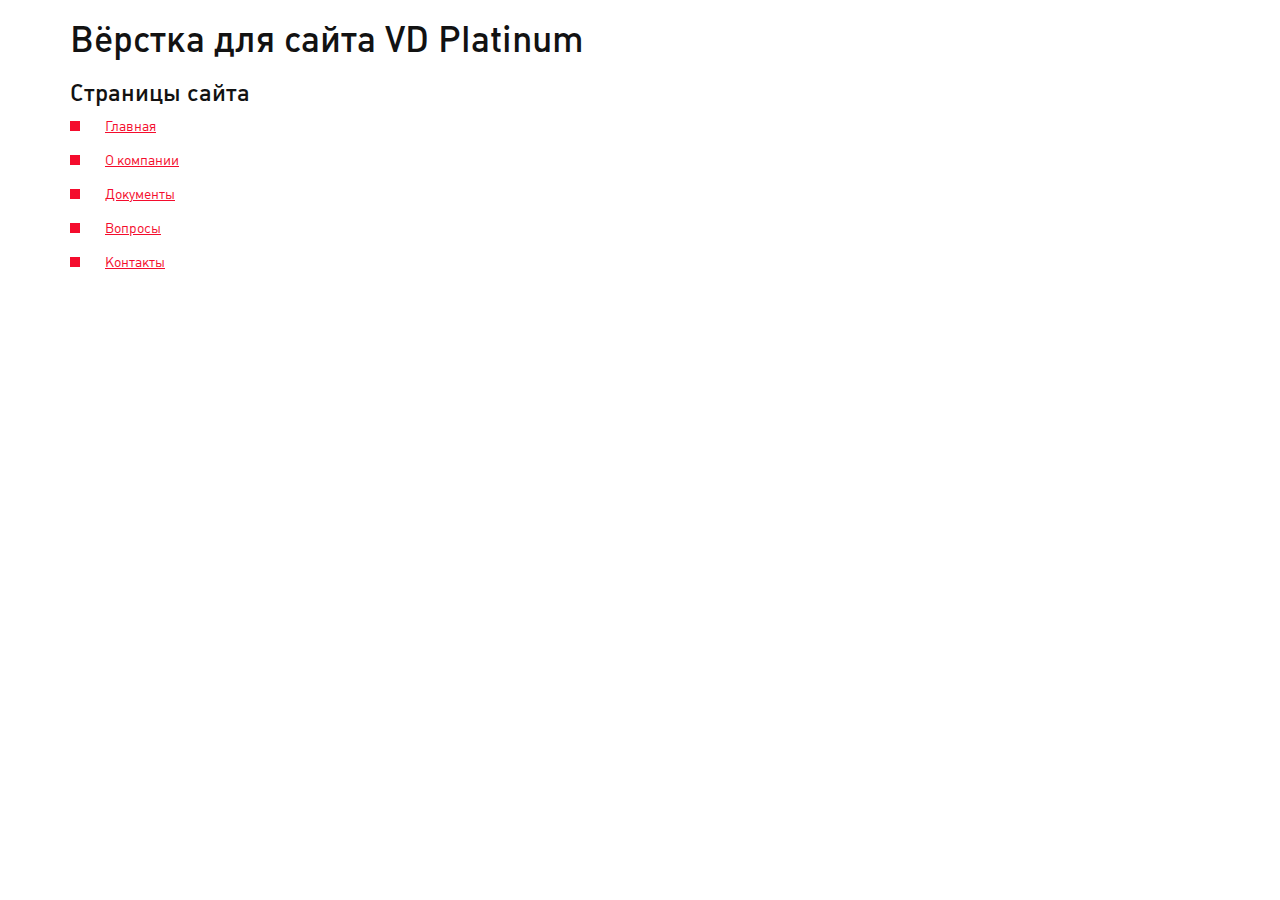
<file: index.html>
<!DOCTYPE html>
<html lang="ru">
  <head>
    <meta charset="UTF-8">
    <meta name="author" content="adorazel.online">
    <meta name="copyright" content="wizart.pro">
    <meta robots="noindex, nofollow">
    <title>Навигация</title>
    <meta name="viewport" content="width=device-width, initial-scale=1.0">
    <link rel="apple-touch-icon" sizes="57x57" href="/meta/apple-icon-57x57.png">
    <link rel="apple-touch-icon" sizes="60x60" href="/meta/apple-icon-60x60.png">
    <link rel="apple-touch-icon" sizes="72x72" href="/meta/apple-icon-72x72.png">
    <link rel="apple-touch-icon" sizes="76x76" href="/meta/apple-icon-76x76.png">
    <link rel="apple-touch-icon" sizes="114x114" href="/meta/apple-icon-114x114.png">
    <link rel="apple-touch-icon" sizes="120x120" href="/meta/apple-icon-120x120.png">
    <link rel="apple-touch-icon" sizes="144x144" href="/meta/apple-icon-144x144.png">
    <link rel="apple-touch-icon" sizes="152x152" href="/meta/apple-icon-152x152.png">
    <link rel="apple-touch-icon" sizes="180x180" href="/meta/apple-icon-180x180.png">
    <link rel="icon" type="image/png" sizes="192x192" href="/meta/android-icon-192x192.png">
    <link rel="icon" type="image/png" sizes="32x32" href="/meta/favicon-32x32.png">
    <link rel="icon" type="image/png" sizes="96x96" href="/meta/favicon-96x96.png">
    <link rel="icon" type="image/png" sizes="16x16" href="/meta/favicon-16x16.png">
    <link rel="manifest" href="/meta/manifest.json">
    <meta name="msapplication-TileColor" content="#ffffff">
    <meta name="msapplication-TileImage" content="/meta/ms-icon-144x144.png">
    <meta name="theme-color" content="#ffffff">
    <link rel="icon" type="image/x-icon" href="favicon.ico">
    <link rel="stylesheet" href="/css/libs.css">
    <link rel="stylesheet" href="/css/style.css">
  </head>
  <body>
    <div class="container" style="min-height: 100vh">
      <h1>Вёрстка для сайта VD Platinum</h1>
      <!--p!='Автор – '-->
      <!--  a(href!='tg://resolve?domain=adorazel')!='@Adorazel'-->
      <h3>Страницы сайта</h3>
      <ul>
            <li><a href="main.html"><span class="text">Главная</span></a></li>
            <li><a href="about.html"><span class="text">О компании</span></a></li>
            <li><a href="docs.html"><span class="text">Документы</span></a></li>
            <li><a href="faq.html"><span class="text">Вопросы</span></a></li>
            <li><a href="contacts.html"><span class="text">Контакты</span></a></li>
      </ul>
    </div>
    <svg xmlns="http://www.w3.org/2000/svg" xmlns:xlink="http://www.w3.org/1999/xlink" hidden>
      <symbol id="i_menu" viewBox="0 0 448 512" xmlns="http://www.w3.org/2000/svg">
        <path d="M16 132h416c8.837 0 16-7.163 16-16V76c0-8.837-7.163-16-16-16H16C7.163 60 0 67.163 0 76v40c0 8.837 7.163 16 16 16zm0 160h416c8.837 0 16-7.163 16-16v-40c0-8.837-7.163-16-16-16H16c-8.837 0-16 7.163-16 16v40c0 8.837 7.163 16 16 16zm0 160h416c8.837 0 16-7.163 16-16v-40c0-8.837-7.163-16-16-16H16c-8.837 0-16 7.163-16 16v40c0 8.837 7.163 16 16 16z"></path>
      </symbol>
      <symbol id="i_phone" viewBox="0 0 473.8 473.8" xmlns="http://www.w3.org/2000/svg">
        <path d="M180.3,374.5c10.1-9.7,15.5-21.4,15.5-33.8c0-12.3-5.3-24.1-15.4-34.2l-31.5-31.6c1.4-2.6,2.7-5.2,4-7.7c1.8-3.6,3.5-7,5.3-9.9c18.8-29.6,43.3-56.5,75-82.3c15.8-12.5,29.1-20.9,42.6-27c7.5,8.2,15.3,15.8,22.8,23.2c2.8,2.8,5.7,5.6,8.5,8.4c21,21,48.2,21,69.2,0l27.3-27.3c3.1-3.1,6.3-6.3,9.5-9.3c6.2-6,12.6-12.3,18.6-18.8c9.6-9.7,14.7-21.3,14.7-33.5s-5.1-24-14.7-34c-0.1-0.1-0.1-0.1-0.2-0.2l-34.3-34C384.4,9.7,368.8,2.4,350.7,0.8c-29.2-2.4-56.4,6.2-74.2,12.8C232.8,29.8,192.3,54,148.9,90.1c-52.3,43.8-93.6,96.5-122.7,156.7c-10.9,23-23.8,53.7-26,88c-0.1,2.1-0.2,4.3-0.2,6.3c0,23.1,8.3,42.5,24.8,57.7c0.2,0.1,0.3,0.3,0.5,0.4c6.3,5.2,12,11.2,18.1,17.5c4.1,4.3,8.4,8.7,12.9,13c10.3,9.9,22.3,15.1,34.6,15.1c12.4,0,24.3-5.3,34.3-15.4L180.3,374.5z M75,410.3C75,410.2,74.9,410.2,75,410.3c-4.2-3.9-8-7.9-12.2-12.2c-6.2-6.5-12.7-13.1-20-19.3c-10.8-10.1-15.9-22-15.9-37.6c0-1.5,0-3.1,0.1-4.6c1.9-29.7,13.5-57.3,23.4-78C77.8,202,116.7,152.3,166,111c41.1-34.1,79.1-56.9,119.9-72c24.9-9.3,44.3-12.7,62.6-11.2c11.7,1,21.4,5.5,29.7,13.8l34.1,34.1c4.6,4.9,7.1,10.1,7.1,15.2c0,6.3-3.8,11.4-7,14.6c-0.1,0.1-0.2,0.2-0.3,0.3c-5.7,6.1-11.6,11.9-17.9,18c-3.2,3.1-6.4,6.3-9.7,9.5l-27.3,27.3c-10.6,10.6-20.4,10.6-31,0c-2.9-2.9-5.8-5.7-8.6-8.6c-8.6-8.4-16.6-16.4-24.4-25.1c-0.2-0.2-0.3-0.4-0.5-0.5c-8.6-8.6-17-7-22.7-5.2c-0.3,0.1-0.6,0.2-0.9,0.3c-17.2,7.1-33.4,17.1-52.7,32.3l-0.1,0.1c-34,27.6-60.5,56.7-80.8,88.8c-2.6,4.1-4.7,8.3-6.7,12.3c-1.8,3.6-3.5,7-5.3,9.9c-0.2,0.4-0.5,0.8-0.7,1.2c-1.7,3.4-2.5,6.6-2.5,9.9c0,8.3,5.2,13.5,6.9,15.2l34.2,34.2c3.4,3.4,7.5,8.8,7.5,15.1c0,6.2-3.9,11.3-7.3,14.4c-0.1,0.1-0.1,0.1-0.2,0.2l-55.1,55.1C96.1,420.5,85.6,420.5,75,410.3z M376.7,245.2c7.3,1.3,12.2,8.2,11,15.6c-5.4,31.7-20.4,60.6-43.3,83.5c-22.9,22.9-51.8,37.9-83.5,43.3c-7.4,1.2-14.4-3.7-15.6-11.1c-0.1-0.8-0.2-1.5-0.2-2.3c0-6.5,4.6-12.2,11.2-13.3c26.2-4.5,50-16.8,69-35.8s31.4-42.8,35.8-69C362.3,248.7,369.4,243.9,376.7,245.2z M249.4,462.3c-0.1-0.8-0.2-1.5-0.2-2.3c0-6.5,4.6-12.2,11.2-13.3c46.6-7.9,89.1-29.9,122.9-63.7c33.7-33.8,55.8-76.3,63.7-122.9c1.3-7.4,8.2-12.3,15.6-11.1c7.3,1.3,12.3,8.2,11,15.5c-8.9,52.2-33.5,99.7-71.3,137.5s-85.3,62.4-137.5,71.3C257.5,474.6,250.5,469.6,249.4,462.3z"></path>
      </symbol>
      <symbol id="i_doc_01" viewBox="0 0 480 480" xmlns="http://www.w3.org/2000/svg">
        <path d="M240,0C142.8,0,64,78.8,64,176c0,94.6,162.9,292.7,169.8,301.1c1.5,1.8,3.8,2.9,6.2,2.9s4.6-1.1,6.2-2.9C253.1,468.7,416,270.6,416,176C416,78.8,337.2,0,240,0z M240,459.3C209.9,421.7,80,255,80,176c0.1-88.3,71.7-159.9,160-160c88.3,0.1,159.9,71.7,160,160C400,255,270.1,421.7,240,459.3z M348.9,145.7l-104-80c-2.9-2.2-6.9-2.2-9.8,0l-104,80c-3.5,2.7-4.1,7.7-1.5,11.2c1.5,2,3.9,3.1,6.3,3.1h24v88c0,4.4,3.6,8,8,8h144c4.4,0,8-3.6,8-8v-88h24c4.4,0,8-3.6,8-8C352,149.5,350.8,147.2,348.9,145.7z M256,240h-32v-48h32V240z M312,144c-4.4,0-8,3.6-8,8v88h-32v-56c0-4.4-3.6-8-8-8h-48c-4.4,0-8,3.6-8,8v56h-32v-88c0-4.4-3.6-8-8-8h-8.5L240,82.1l80.5,61.9H312z"></path>
      </symbol>
      <symbol id="i_doc_02" viewBox="0 0 496 496" xmlns="http://www.w3.org/2000/svg">
        <path d="M194.1,301.9h219.7V2.1H194.1V301.9z M205.9,288V16v-2.1h2.1h192h2.1V16v272v2.1H400H208h-2.1V288z M288,354.1h2.1V352v-29.9h11.7v43.7H82.1V66.1h91.7v11.7H96h-2.1V80v272v2.1H96H288z M339.2,114.5l-4.3-0.4l2.9-3.2c7.8-8.5,12.1-19.5,12.1-30.9c0-25.3-20.6-45.9-45.9-45.9c-25.3,0-45.9,20.6-45.9,45.9c0,11.4,4.3,22.4,12.1,30.9l2.9,3.2l-4.3,0.4c-9.4,0.8-18.2,5.1-24.6,12c-6.5,7-10.1,16.1-10.1,25.6v53.9h139.7V152c0-9.5-3.6-18.6-10.1-25.6C357.4,119.5,348.6,115.3,339.2,114.5z M269.9,80c0-18.8,15.3-34.1,34.1-34.1s34.1,15.3,34.1,34.1s-15.3,34.1-34.1,34.1S269.9,98.8,269.9,80z M362.1,192v2.1H360H248h-2.1V192v-40c0-14.4,11.7-26.1,26.1-26.1h64c14.4,0,26.1,11.7,26.1,26.1V192z M234.1,226.1h11.7v11.7h-11.7V226.1z M373.9,237.9H266.1v-11.7h107.7V237.9z M373.9,269.9h-11.7v-11.7h11.7V269.9z M341.9,269.9H234.1v-11.7h107.7V269.9z M128,146.1h45.9v11.7h-59.7V98.1h59.7v11.7H128h-2.1v2.1v32v2.1H128z M114.1,178.1h59.7v11.7h-59.7V178.1z M114.1,210.1h59.7v11.7h-59.7V210.1z M114.1,274.1h11.7v11.7h-11.7V274.1z M146.1,274.1h27.7v11.7h-27.7V274.1z M173.9,317.9h-59.7v-11.7h59.7V317.9z"></path>
      </symbol>
      <symbol id="i_doc_03" viewBox="0 0 60 60" xmlns="http://www.w3.org/2000/svg">
        <path d="M4.1,13.3c-0.2,0.2-0.4,0.2-0.7,0.2c-0.3,0-0.6-0.1-0.8-0.3c-0.4-0.4-0.3-1,0.1-1.4c0.6-0.5,1.2-0.9,1.9-1.2c0.5-0.2,1.1,0,1.3,0.5c0.2,0.5,0,1.1-0.5,1.3C5,12.7,4.5,13,4.1,13.3z M9,11.9h2c0.6,0,1-0.4,1-1s-0.4-1-1-1H9c-0.6,0-1,0.4-1,1S8.4,11.9,9,11.9z M15,11.9h2c0.6,0,1-0.4,1-1s-0.4-1-1-1h-2c-0.6,0-1,0.4-1,1S14.4,11.9,15,11.9z M11,23.9H9c-0.6,0-1,0.4-1,1s0.4,1,1,1h2c0.6,0,1-0.4,1-1S11.6,23.9,11,23.9z M23,23.9h-2c-0.6,0-1,0.4-1,1s0.4,1,1,1h2c0.6,0,1-0.4,1-1S23.6,23.9,23,23.9z M17,23.9h-2c-0.6,0-1,0.4-1,1s0.4,1,1,1h2c0.6,0,1-0.4,1-1S17.6,23.9,17,23.9z M5.5,23.3c-0.5-0.2-1-0.5-1.4-0.9c-0.4-0.4-1-0.3-1.4,0.1c-0.4,0.4-0.3,1,0.1,1.4c0.6,0.5,1.2,0.9,1.9,1.2c0.1,0.1,0.3,0.1,0.4,0.1c0.4,0,0.7-0.2,0.9-0.6C6.2,24.2,6,23.6,5.5,23.3z M29,23.9h-2c-0.6,0-1,0.4-1,1s0.4,1,1,1h2c0.6,0,1-0.4,1-1S29.6,23.9,29,23.9z M47,23.9h-2c-0.6,0-1,0.4-1,1s0.4,1,1,1h2c0.6,0,1-0.4,1-1S47.6,23.9,47,23.9z M53,23.9h-2c-0.6,0-1,0.4-1,1s0.4,1,1,1h2c0.6,0,1-0.4,1-1S53.6,23.9,53,23.9z M35,23.9h-2c-0.6,0-1,0.4-1,1s0.4,1,1,1h2c0.6,0,1-0.4,1-1S35.6,23.9,35,23.9z M41,23.9h-2c-0.6,0-1,0.4-1,1s0.4,1,1,1h2c0.6,0,1-0.4,1-1S41.6,23.9,41,23.9z M5.5,53.3c-0.5-0.2-1-0.5-1.4-0.9c-0.4-0.4-1-0.3-1.4,0.1c-0.4,0.4-0.3,1,0.1,1.4c0.6,0.5,1.2,0.9,1.9,1.2c0.1,0.1,0.3,0.1,0.4,0.1c0.4,0,0.7-0.2,0.9-0.6C6.2,54.2,6,53.6,5.5,53.3z M17,53.9h-2c-0.6,0-1,0.4-1,1s0.4,1,1,1h2c0.6,0,1-0.4,1-1S17.6,53.9,17,53.9z M11,53.9H9c-0.6,0-1,0.4-1,1s0.4,1,1,1h2c0.6,0,1-0.4,1-1S11.6,53.9,11,53.9z M35,53.9h-2c-0.6,0-1,0.4-1,1s0.4,1,1,1h2c0.6,0,1-0.4,1-1S35.6,53.9,35,53.9z M38,54.9c0,0.6,0.4,1,1,1h2c0.6,0,1-0.4,1-1s-0.4-1-1-1h-2C38.4,53.9,38,54.3,38,54.9z M45,55.9h2c0.6,0,1-0.4,1-1s-0.4-1-1-1h-2c-0.6,0-1,0.4-1,1S44.4,55.9,45,55.9z M29,53.9h-2c-0.6,0-1,0.4-1,1s0.4,1,1,1h2c0.6,0,1-0.4,1-1S29.6,53.9,29,53.9z M51,55.9h2c0.6,0,1-0.4,1-1s-0.4-1-1-1h-2c-0.6,0-1,0.4-1,1S50.4,55.9,51,55.9z M23,53.9h-2c-0.6,0-1,0.4-1,1s0.4,1,1,1h2c0.6,0,1-0.4,1-1S23.6,53.9,23,53.9z M48,34.9c2.2,0,4,1.8,4,4s-1.8,4-4,4s-4-1.8-4-4C44,36.7,45.8,34.9,48,34.9z M46,38.9c0,1.1,0.9,2,2,2s2-0.9,2-2s-0.9-2-2-2S46,37.8,46,38.9z M60,5.9v14v2v10v14v14H7.2c-3.9,0-7.2-3.2-7.2-7.2V13.9c0-4.4,3.6-8,8-8h16.8l5.4-5.4c0.4-0.4,1.2-0.4,1.6,0l2,2l2-2c0.4-0.4,1.2-0.4,1.6,0l5.4,5.4L60,5.9z M35.3,3.9L35.3,3.9l-16,16h5.4L35.9,8.6c0.4-0.4,1.1-0.4,1.5,0l11.3,11.3h5.4l-14-14l-3.4-3.4L35.3,3.9z M36.7,10.7l-9.2,9.2h18.4L36.7,10.7z M27.6,5.9l-14,14h2.9l16-16L31,2.5L27.6,5.9z M2,13.9c0,3.3,2.7,6,6,6h2.8l9.3-9.3c0.1-0.3,0.3-0.5,0.6-0.6l2.1-2.1H8C4.7,7.9,2,10.6,2,13.9z M58,33.9H47c-2.8,0-5,2.2-5,5s2.2,5,5,5h11V33.9z M58,21.9h-2.1h-2.8h-5H25.3h-5h-2.8h-2.9h-2.8H8c-0.3,0-0.6,0-0.9,0c-0.1,0-0.2,0-0.3,0c-0.2,0-0.4-0.1-0.6-0.1c-0.1,0-0.2-0.1-0.3-0.1c-0.2,0-0.3-0.1-0.5-0.1c-0.1,0-0.2-0.1-0.3-0.1c-0.1-0.1-0.3-0.1-0.4-0.2c-0.1,0-0.2-0.1-0.3-0.2C4.3,21,4.2,20.9,4,20.8c-0.1-0.1-0.2-0.1-0.3-0.2c-0.1-0.1-0.3-0.2-0.4-0.2c-0.1-0.1-0.2-0.1-0.3-0.2C3,20.1,2.8,20,2.7,19.9c-0.1-0.1-0.2-0.2-0.3-0.2c-0.1-0.1-0.2-0.2-0.3-0.3c0,0.1,0,0.1,0,0.2c0.1,0.4,0,0.7-0.2,1v27.4c0,0.6,0.1,1.1,0.2,1.7c0.1,0.4,0,0.7-0.2,1v2.2c0,2.8,2.3,5.2,5.2,5.2H58v-2h-1c-0.6,0-1-0.4-1-1s0.4-1,1-1h1v-8H47c-3.9,0-7-3.1-7-7s3.1-7,7-7h11v-6h-1c-0.6,0-1-0.4-1-1s0.4-1,1-1h1V21.9z M58,19.9v-12H44.9l2,2c0,0,0,0,0,0h2c0.6,0,1,0.4,1,1s-0.4,1-1,1h-0.1l8,8H58z M55,9.9h-2c-0.6,0-1,0.4-1,1s0.4,1,1,1h2c0.6,0,1-0.4,1-1S55.6,9.9,55,9.9z"></path>
      </symbol>
      <symbol id="i_loans_01" viewBox="0 0 60 60" xmlns="http://www.w3.org/2000/svg">
        <path d="M31.6,38c1-0.1,2-0.6,2.6-1.5l9.4-12.9c0.3-0.4,0.2-0.9-0.1-1.3c-0.3-0.3-0.9-0.4-1.3-0.1l-12.9,9.4c-0.8,0.6-1.4,1.6-1.5,2.6s0.3,2.1,1,2.8c0.7,0.7,1.6,1,2.5,1C31.4,38,31.5,38,31.6,38z M29.8,34.3c0-0.5,0.3-0.9,0.6-1.1l7.9-5.7l-5.7,7.9c-0.3,0.4-0.7,0.6-1.1,0.6c-0.5,0-0.9-0.1-1.2-0.5C29.9,35.2,29.8,34.8,29.8,34.3z M54,19.6C54,19.5,54,19.5,54,19.6c0-0.1-0.1-0.1-0.1-0.1c-1-1.7-2.2-3.3-3.6-4.8l2.1-2.1l1.4,1.4l4.2-4.2L54,5.4l-4.2,4.2l1.4,1.4L49,13.2c-1.5-1.4-3.1-2.6-4.8-3.6c0,0,0,0,0,0c0,0,0,0-0.1,0c-3.1-1.8-6.6-3-10.3-3.4V5h1.5c1.4,0,2.5-1.1,2.5-2.5S36.7,0,35.3,0h-9c-1.4,0-2.5,1.1-2.5,2.5S24.9,5,26.3,5h1.5v1.2c-1.1,0.1-2.2,0.3-3.2,0.5c-0.5,0.1-0.9,0.7-0.8,1.2c0.1,0.5,0.7,0.9,1.2,0.8c0.9-0.2,1.8-0.4,2.8-0.5l1.1-0.1c0.3,0,0.6,0,0.9-0.1v2c0,0.6,0.4,1,1,1s1-0.4,1-1V8c3.8,0.2,7.3,1.2,10.5,2.8l-1,1.7c-0.3,0.5-0.1,1.1,0.4,1.4c0.2,0.1,0.3,0.1,0.5,0.1c0.3,0,0.7-0.2,0.9-0.5l1-1.7c3.1,2,5.8,4.6,7.8,7.8l-1.7,1c-0.5,0.3-0.6,0.9-0.4,1.4c0.2,0.3,0.5,0.5,0.9,0.5c0.2,0,0.3,0,0.5-0.1l1.7-1c1.7,3.2,2.7,6.8,2.8,10.6h-2c-0.6,0-1,0.4-1,1s0.4,1,1,1h2c-0.2,3.8-1.2,7.4-2.8,10.6l-1.7-1c-0.5-0.3-1.1-0.1-1.4,0.4c-0.3,0.5-0.1,1.1,0.4,1.4l1.7,1c-2,3.1-4.6,5.8-7.8,7.8l-1-1.7c-0.3-0.5-0.9-0.6-1.4-0.4c-0.5,0.3-0.6,0.9-0.4,1.4l1,1.7c-3.2,1.7-6.7,2.7-10.5,2.8v-2c0-0.6-0.4-1-1-1s-1,0.4-1,1v2c-1.6-0.1-3.2-0.3-4.8-0.6c-0.5-0.1-1.1,0.2-1.2,0.8c-0.1,0.5,0.2,1.1,0.8,1.2c2,0.5,4,0.7,6.1,0.7c0,0,0.1,0,0.1,0c0,0,0,0,0,0c0,0,0,0,0,0c4.8,0,9.3-1.3,13.2-3.6c0,0,0.1,0,0.1,0c0,0,0,0,0,0c4-2.4,7.4-5.7,9.8-9.8c0,0,0,0,0.1-0.1c0,0,0,0,0-0.1c2.3-4,3.6-8.5,3.6-13.4S56.3,23.5,54,19.6z M54,8.3l1.4,1.4L54,11.1l-1.4-1.4L54,8.3z M29.8,6V3h-3.5c-0.3,0-0.5-0.2-0.5-0.5S26,2,26.3,2h9c0.3,0,0.5,0.2,0.5,0.5S35.6,3,35.3,3h-3.5v3c-0.3,0-0.7,0-1,0c0,0-0.1,0-0.1,0c0,0,0,0-0.1,0c-0.2,0-0.3,0-0.5,0C30,6,29.9,6,29.8,6z M22.8,15c0,0.6-0.4,1-1,1h-5c-0.6,0-1-0.4-1-1s0.4-1,1-1h5C22.3,14,22.8,14.4,22.8,15z M22.8,22c0,0.6-0.4,1-1,1h-10c-0.6,0-1-0.4-1-1s0.4-1,1-1h10C22.3,21,22.8,21.4,22.8,22z M22.8,29c0,0.6-0.4,1-1,1h-15c-0.6,0-1-0.4-1-1s0.4-1,1-1h15C22.3,28,22.8,28.4,22.8,29z M22.8,36c0,0.6-0.4,1-1,1h-19c-0.6,0-1-0.4-1-1s0.4-1,1-1h19C22.3,35,22.8,35.4,22.8,36z M22.8,43c0,0.6-0.4,1-1,1h-13c-0.6,0-1-0.4-1-1s0.4-1,1-1h13C22.3,42,22.8,42.4,22.8,43z M22.8,50c0,0.6-0.4,1-1,1h-7c-0.6,0-1-0.4-1-1s0.4-1,1-1h7C22.3,49,22.8,49.4,22.8,50z"></path>
      </symbol>
      <symbol id="i_loans_02" viewBox="0 0 512 512" xmlns="http://www.w3.org/2000/svg">
        <path d="M472,339c0,21.3-5.2,42.3-15.2,61c-1.8,3.4-5.3,5.3-8.8,5.3c-1.6,0-3.2-0.4-4.7-1.2c-4.9-2.6-6.7-8.6-4.1-13.5C447.6,374.8,452,357,452,339c0-42-24.5-81-62.4-99.2c-5-2.4-7.1-8.4-4.7-13.3c2.4-5,8.4-7.1,13.3-4.7c21.8,10.5,40.2,26.7,53.2,47.1C464.9,289.8,472,314,472,339z M357.7,209l-0.7,0c-5.5,0-10,4.5-10,10s4.5,10,10,10l0.6,0c0,0,0,0,0,0c5.5,0,10-4.4,10-10C367.7,213.5,363.2,209,357.7,209z M294.4,438.2C256.5,420,232,381,232,339c0-18,4.4-35.8,12.8-51.6c2.6-4.9,0.7-10.9-4.1-13.5c-4.9-2.6-10.9-0.7-13.5,4.1c-9.9,18.6-15.2,39.7-15.2,61c0,25,7.1,49.2,20.5,70.1c13.1,20.4,31.5,36.6,53.2,47.1c1.4,0.7,2.9,1,4.3,1c3.7,0,7.3-2.1,9-5.7C301.5,446.6,299.4,440.6,294.4,438.2z M327,449l-0.6,0c-5.5,0-10,4.4-10,10c0,5.5,4.4,10,10,10l0.7,0c5.5,0,10-4.5,10-10S332.5,449,327,449z M512,339c0,93.7-76.3,170-170,170c-48.9,0-93.1-20.8-124.2-54H100c-25.4,0-46-20.6-46-46c0-14.6,6.8-27.6,17.4-36C60.8,364.6,54,351.6,54,337s6.8-27.6,17.4-36C60.8,292.6,54,279.6,54,265c0-14.6,6.8-27.6,17.4-36C60.8,220.6,54,207.6,54,193c0-25.4,20.6-46,46-46h26.1c-5.1-7.4-8.1-16.4-8.1-26s3-18.6,8.1-26H46C20.6,95,0,74.4,0,49S20.6,3,46,3h245c25.4,0,46,20.6,46,46c0,9.6-3,18.6-8.1,26H409c25.4,0,46,20.6,46,46s-20.6,46-46,46h-26c1.7,2.5,3.2,5.3,4.4,8.2C459.2,195.1,512,261,512,339z M164,95c-14.3,0-26,11.7-26,26s11.7,26,26,26h181h64c14.3,0,26-11.7,26-26s-11.7-26-26-26H164z M291,75c14.3,0,26-11.7,26-26s-11.7-26-26-26H46c-14.3,0-26,11.7-26,26s11.7,26,26,26H291z M74,193c0,14.3,11.7,26,26,26h121.7c30.8-30.9,73.4-50,120.3-50c4.8,0,9.6,0.2,14.3,0.6c-3.5-1.7-7.3-2.6-11.3-2.6H100C85.7,167,74,178.7,74,193z M74,265c0,14.3,11.7,26,26,26h78.9c5.6-18.9,14.4-36.4,25.7-52H100C85.7,239,74,250.7,74,265z M74,337c0,14.3,11.7,26,26,26h73.7c-1.1-7.8-1.7-15.9-1.7-24c0-9.5,0.8-18.9,2.3-28H100C85.7,311,74,322.7,74,337z M201.8,435c-10.8-15.7-18.9-33.2-24-52H100c-14.3,0-26,11.7-26,26s11.7,26,26,26H201.8z M492,339c0-82.7-67.3-150-150-150s-150,67.3-150,150s67.3,150,150,150S492,421.7,492,339z"></path>
      </symbol>
      <symbol id="i_loans_03" viewBox="0 0 201.4 201.4" xmlns="http://www.w3.org/2000/svg">
        <path d="M179.2,64.7c0,0,0-0.1,0-0.1c0-0.1,0-0.3-0.1-0.4c0-0.1,0-0.1,0-0.2c0-0.2-0.1-0.3-0.2-0.5c0-0.1-0.1-0.1-0.1-0.2c0-0.1-0.1-0.1-0.1-0.2L168.5,46c-0.6-1-1.7-1.7-2.9-1.7h-5.8l2.4-10.2c0.2-0.9,0.1-1.8-0.4-2.6c-0.5-0.8-1.2-1.3-2.1-1.5L129.1,23c-2.8-13.2-14.7-23-28.4-23c-9.2,0-18,4.5-23.4,11.9c-0.2,0.2-0.3,0.5-0.4,0.7l-38.4,4.5c-1.9,0.2-3.2,1.9-3,3.8l2.8,23.4h-2.4c-1.2,0-2.3,0.6-2.9,1.7L22.7,63.1c0,0.1-0.1,0.2-0.1,0.2c0,0,0,0.1,0,0.1c-0.1,0.2-0.1,0.4-0.2,0.6c0,0,0,0.1,0,0.1c0,0.2-0.1,0.3-0.1,0.5c0,0,0,0,0,0.1l-6.8,133.1c0,0.9,0.3,1.8,0.9,2.5c0.6,0.7,1.5,1.1,2.5,1.1h163.8c0.9,0,1.8-0.4,2.5-1.1c0.6-0.7,1-1.6,0.9-2.5L179.2,64.7z M68.5,51.9l48.3-11.6l5.1,21.1H70.8L68.5,51.9z M163.6,51.2l6.1,10.2h-14l2.4-10.2H163.6z M148.7,61.4H129l-6.3-26.1c-0.2-0.9-0.8-1.6-1.5-2.1c-0.8-0.5-1.7-0.6-2.6-0.4l-5.6,1.3l1.8-7.6l39.9,9.3L148.7,61.4z M100.7,6.8c9.3,0,17.5,5.9,20.7,14.3l-8.4-2c-0.9-0.2-1.8-0.1-2.6,0.4c-0.8,0.5-1.3,1.2-1.5,2.1L105.6,36l-3.5,0.8l-2.8-23.4c-0.1-0.9-0.6-1.7-1.3-2.3c-0.7-0.6-1.6-0.8-2.5-0.7l-8.4,1C91.1,8.5,95.8,6.8,100.7,6.8z M93,17.6l2.5,20.8l-31.9,7.7c-1.8,0.4-3,2.3-2.5,4.1l2.7,11.2H47.2l-4.5-37.9L93,17.6z M37.8,51.2h1.3l1.2,10.2h-8.7L37.8,51.2z M22.4,194.6l6.5-126.3h143.7l6.5,126.3H22.4z M126.3,75.1c-5.6,0-10.2,4.6-10.2,10.2c0,4.4,2.9,8.2,6.8,9.6v12.5c0,12.2-10,22.2-22.2,22.2s-22.2-10-22.2-22.2V95c4-1.4,6.8-5.2,6.8-9.6c0-5.6-4.6-10.2-10.2-10.2c-5.6,0-10.2,4.6-10.2,10.2c0,4.4,2.9,8.2,6.8,9.6v12.5c0,16,13,29,29,29s29-13,29-29V95c4-1.4,6.8-5.2,6.8-9.6C136.5,79.7,131.9,75.1,126.3,75.1z M75.1,81.9c1.9,0,3.4,1.5,3.4,3.4c0,0.6-0.2,1.2-0.5,1.7c-0.6-1-1.7-1.7-2.9-1.7c-1.3,0-2.3,0.7-2.9,1.7c-0.3-0.5-0.5-1.1-0.5-1.7C71.7,83.5,73.2,81.9,75.1,81.9z M129.2,87c-0.6-1-1.7-1.7-2.9-1.7H126c-1.2,0-2.2,0.6-2.8,1.5c-0.2-0.4-0.3-0.9-0.3-1.5c0-1.9,1.5-3.4,3.4-3.4s3.4,1.5,3.4,3.4C129.7,86,129.5,86.5,129.2,87z"></path>
      </symbol>
      <symbol id="i_loans_04" viewBox="0 0 512 512" xmlns="http://www.w3.org/2000/svg">
        <path d="M510.4,53c-0.1-4.3-3.6-7.8-7.9-7.9l-53.1-1.6c-2.6-0.1-5,1.1-6.6,3.1c-1.6,2-2.2,4.7-1.5,7.2l4.4,16.5l-16.5-4.4c-2.8-0.8-5.8,0.1-7.9,2.1c-2.1,2.1-2.9,5.1-2.1,7.9l4.4,16.5l-16.5-4.4c-2.8-0.8-5.8,0.1-7.9,2.1c-2.1,2.1-2.9,5.1-2.1,7.9l4.4,16.5l-16.5-4.4c-2.8-0.8-5.8,0-7.9,2.1l-23.1,23.1c-2.1,2.1-2.9,5.1-2.1,7.9l4.4,16.5l-16.5-4.4c-2.8-0.8-5.8,0.1-7.9,2.1L300.2,189c-4.1-4-8.2-8-12.3-12c-13-12.6-26.1-25.3-38.5-38.5c-5.4-5.7-12.5-11.2-19.6-14.7c-5.3-2.7-12-4.1-18.9-4.1c-0.3,0-0.6,0-1,0.1c-18.4,2.2-30.2,14.8-40.5,25.9c-2,2.1-3.8,4.1-5.8,6.1c-3.2,3.2-3.1,8.4,0.1,11.5c3.2,3.2,8.4,3.1,11.5-0.1c2.1-2.1,4.1-4.3,6.1-6.4c9.1-9.8,17.8-19.1,30-20.8c4.1,0.1,8.2,0.9,11.1,2.4c5,2.5,9.1,6.3,13.4,9.8c1.7,1.4,3.1,3.1,4.7,4.7c11.7,12.2,23.8,24,35.9,35.8c5.2,5.1,10.4,10.1,15.5,15.1c0.4,1.1,1,2.1,1.9,3l27.7,27.7c4.7,4.7,8.7,9.5,10.1,16c1.1,4.8,0.7,9.8-1.1,14.3l-5.3,8c-37.1,39-73.4,74.7-111.9,112.6c-5.2,5.1-10.3,10.2-15.5,15.3c-3.2,3.2-3.3,8.3-0.1,11.5c1.6,1.6,3.7,2.4,5.8,2.4c2.1,0,4.1-0.8,5.7-2.3c5.2-5.1,10.3-10.2,15.5-15.3c37.8-37.2,284.7-285,284.7-285c1.6-1.6,2.5-3.8,2.4-6L510.4,53z M333.3,223.1c-7-7.8-14.3-15.3-21.5-22.7l28.4-28.4l25.6,6.9c2.8,0.8,5.8,0,7.9-2.1c2.1-2.1,2.9-5.1,2.1-7.9l-6.9-25.6l16.4-16.4l25.6,6.9c2.8,0.8,5.8,0,7.9-2.1c2.1-2.1,2.9-5.1,2.1-7.9l-4.4-16.5l16.5,4.4c2.8,0.8,5.8,0,7.9-2.1c2.1-2.1,2.9-5.1,2.1-7.9l-4.4-16.5l16.5,4.4c2.8,0.8,5.8,0,7.9-2.1c2.1-2.1,2.9-5.1,2.1-7.9l-5.2-19.5l34.5,1.1l0.2,6.1L336,225.8L333.3,223.1z M348.4,250.3c-0.4-2.8-1-5.6-1.9-8.2c-0.3-0.9-0.6-1.9-0.9-2.8L495.2,89.7l0.4,13.4L348.4,250.3z M182.7,427.8c3.1,3.3,3,8.4-0.3,11.5c-2.4,2.3-4.7,4.7-7.1,7.3c-6.8,7.3-13.9,14.8-24.1,19.5c-0.1,0.1-0.2,0.1-0.3,0.1c-13.7,5.5-33.3,0.9-43.6-9.4c-10.9-10.9-22-21.7-32.7-32.2c-21.3-20.8-43.3-42.3-64.4-64.9c-0.1-0.1-0.1-0.1-0.2-0.2c-8.7-9.9-11.9-23.6-9-36.5c1-4.2,2.8-10.3,5.8-13.6c27.4-30.1,56-58,83.7-85c16.5-16.1,33.6-32.8,50.1-49.6c3.2-3.2,8.3-3.3,11.5-0.1c3.2,3.2,3.3,8.3,0.1,11.5c-16.7,17-33.8,33.7-50.4,49.9c-27.2,26.6-55.4,54-82.2,83.4c-3,3.3-3.7,10.9-3.4,15.1c0.4,5.1,2.3,10.2,5.8,14C43.1,371,64.9,392.3,86,413c10.5,10.3,21.5,21,32.2,31.7c3.2,2.1,6.5,4.9,10.1,6.2c1.7,0.6,3.1,0.7,4.8,0.8c6.4,0.2,11,0.4,16.5-3.4c5.2-3.5,9.5-8.2,13.7-12.8c2.5-2.6,5-5.3,7.7-7.9C174.4,424.4,179.6,424.5,182.7,427.8z M270.5,273.2c7.5,0,15-2.7,20.4-8c11.1-11.1,11.1-29.6,0-40.7c-11.1-11.1-29.6-11.1-40.7,0c-11.1,11.1-11.1,29.7,0,40.7C255.5,270.6,263,273.2,270.5,273.2z M261.7,236.1c4.8-4.8,12.8-4.8,17.6,0c4.8,4.8,4.8,12.9,0,17.6c-4.8,4.8-12.9,4.8-17.6,0C256.9,248.9,256.9,240.8,261.7,236.1z M173.4,211.7c-9.6,0-18.6,3.7-25.4,10.5L108.2,262c0,0,0,0,0,0s0,0,0,0l-39.8,39.8c-14,14-14,36.8,0,50.8l47.5,47.5c6.8,6.8,15.8,10.5,25.4,10.5c9.6,0,18.6-3.7,25.4-10.5l39.8-39.8c0,0,0,0,0,0c0,0,0,0,0,0l39.8-39.8c14-14,14-36.8,0-50.8l-47.5-47.5C192,215.5,183,211.7,173.4,211.7z M155.2,388.7c-3.7,3.7-8.6,5.7-13.9,5.7c-5.2,0-10.2-2-13.9-5.8l-47.5-47.5c-7.7-7.7-7.7-20.1,0-27.8l34-34l75.3,75.3L155.2,388.7z M234.8,309.1l-34,34l-75.3-75.3l34-34c3.7-3.7,8.6-5.7,13.9-5.7c5.2,0,10.2,2,13.9,5.8l47.5,47.5C242.5,289,242.5,301.4,234.8,309.1z"></path>
      </symbol>
      <symbol id="i_loans_05" viewBox="0 0 507.8 507.8" xmlns="http://www.w3.org/2000/svg">
        <path d="M474.5,310.6L342.1,178.1c10-17.4,15-36.9,15-56.4C357,59.6,305.8,8.4,243.7,8.4c-14.9,0-29.1,2.7-42.7,8.5C183.3,6.2,162.6,0,140.5,0C75.8,0,23,52.9,23,117.5c0,43.3,23.7,81.3,58.8,101.7v238.3c0,2.5,0.8,5,3.4,6.7l50.4,42c0.8,0.8,3.4,1.7,5,1.7c1.7,0,4.2-0.8,4.2-1.7l50.4-42c2.5-1.7,3.4-4.2,3.4-6.7v-16.8c0-2.5-0.8-4.2-2.5-5.9l-27.7-27.7l23.5-23.5c3.4-3.4,3.4-8.4,0-11.8l-23.5-23.5l6.7-6.7l134.3,135.1c6.7,5.9,14.3,9.2,22.7,10.1c0,0,0.8,0,1.7,0c8.4,0,15.9-2.5,21-8.4l121.7-122.5C488.8,344.1,487.1,323.1,474.5,310.6z M243.7,25.2c52.9,0,96.5,43.6,96.5,96.5c0,15.3-3.7,30.6-10.6,44.2c-10-8.5-22-13.5-34.7-15.6l-39.8-6c2-8.9,2.8-17.8,2.8-26.7c0-35.2-15.7-66.9-40.5-88.5C226,26.5,234.7,25.2,243.7,25.2z M39.7,117.5c0-55.4,45.3-100.7,100.7-100.7c55.4,0,100.7,45.3,100.7,100.7c0,8-0.8,16.1-3.1,24.1l-54-8.2c-11.9-1.3-23.3,1-32.5,7c-1.3-6.4-1.9-12.9-1.9-19.6c0-1.6,0-3.1,0-4.7c14-4,24.3-17,24.3-32.3c0-18.5-15.1-33.6-33.6-33.6s-33.6,15.1-33.6,33.6c0,15.6,10.8,28.8,25.3,32.5c-0.2,1.7-0.2,3.3-0.2,5.2c0,11.7,1.8,23.2,5.1,34.2c-3.7,6.5-5.7,14-5.7,21.8c-0.1,2.8,0.1,5.7,0.6,8.6l3.1,19.9l1.8,12C83.3,216.5,39.7,172,39.7,117.5z M152.3,95.8c1.2-4.9,2.8-9.7,4.8-14.3c0.1,0.8,0.2,1.6,0.2,2.4C157.3,88.6,155.3,92.8,152.3,95.8z M145.4,67.9c-5,10-8.5,20.7-10.7,31.8c-6.4-2.4-11.1-8.5-11.1-15.8c0-9.2,7.6-16.8,16.8-16.8C142.2,67.1,143.9,67.4,145.4,67.9z M174.9,377.7l-23.5,23.5c-3.4,3.4-3.4,8.4,0,11.8l31.1,31.1v9.2l-42,35.3l-42-35.3h0.8V231.7c5.1,2,10.4,3.6,15.9,4.9v201.6c0,5,3.4,8.4,8.4,8.4s8.4-4.2,8.4-8.4V238.9c2.7,0.2,5.4,0.3,8.1,0.3l8.6,57.1c0.2,1.4,0.5,2.7,0.8,4.1l0,0.1c1.7,10.9,5.9,21.8,12.6,31.1l-10.9,10.9c-3.4,3.4-3.4,8.4,0,11.8L174.9,377.7z M464.5,344.1L342.7,465.8c-2.5,2.5-5.9,3.4-10.1,3.4c-4.2,0-8.4-1.7-11.8-5L181.6,324.8c-8.4-8.4-14.3-19.3-15.9-31.1l-10.2-67c0.1-0.9,0.1-1.8,0.1-2.7l-5.8-40.4c10,16.1,24,29.9,41.2,39.8c-0.1,1-0.2,2.1-0.2,3.1c0,18.5,15.1,33.6,33.6,33.6s33.6-15.1,33.6-33.6S242.9,193,224.4,193c-10.9,0-20.6,5.3-26.7,13.3c-18.6-11.6-32.6-28.3-40.5-47.6c0,0,0.1-0.1,0.1-0.1c2-2,4.5-3.8,7.2-5.1c3.8-1.6,7.8-2.5,12.1-2.5c1.7,0,3.4,0,4.2,0l10.7,1.6l51.4,8.4c0.9,0,1.8-0.1,2.6-0.3l46,7c11.8,1.7,22.7,7.6,31.1,15.9l140.2,139.3C468.6,329,469.5,339.1,464.5,344.1z M236.3,238.4c-3,3.1-7.3,5-11.9,5c-7.5,0-13.8-5-16-11.7C217.4,235,226.8,237.3,236.3,238.4z M213.1,214.3c3-2.7,7-4.4,11.3-4.4c7.3,0,13.5,4.7,15.8,11.2C231,220.1,222,217.8,213.1,214.3z M393.1,363.4c3.4,3.4,3.4,8.4,0,11.8l-53.7,53.7c-1.7,1.7-3.4,2.5-5.9,2.5s-4.2-0.8-5.9-2.5c-3.4-3.4-3.4-8.4,0-11.8l53.7-53.7C384.7,360.1,389.8,360.1,393.1,363.4z M349.5,375.2l-35.3,36.1c-1.7,0.8-3.4,1.7-5.9,1.7s-4.2-0.8-5.9-2.5c-3.4-3.4-3.4-8.4,0-11.8l35.3-35.3c3.4-3.4,8.4-3.4,11.8,0S352.8,371.8,349.5,375.2z M342.7,333.2L289,386.9c-1.7,1.7-3.4,2.5-5.9,2.5s-4.2-0.8-5.9-2.5c-3.4-3.4-3.4-8.4,0-11.8l53.7-53.7c3.4-3.4,8.4-3.4,11.8,0C346.1,324.8,346.1,329.9,342.7,333.2z"></path>
      </symbol>
      <symbol id="i_valet" viewBox="0 0 438 438" xmlns="http://www.w3.org/2000/svg">
        <path d="M393.6,111.3h-39.6V13.2c-0.1-3.3-1.7-6.3-4.4-8.2c-2.7-1.9-6.1-2.3-9.2-1.3l-85.7,30.4L223.3,2.9c-3.9-3.9-10.2-3.9-14.1,0l-73.8,73.8l-99.9,35.8c-18.1,4.2-31,20.3-31.1,38.9v247.1c0,22,18.3,39.5,40.4,39.5h348.9c22,0,40.4-17.5,40.4-39.5V151.4C434,129.4,415.7,111.3,393.6,111.3z M334.1,27.3v84h-1.3l-62.1-61.6L334.1,27.3z M216.3,24l88.1,87.4H128.9L216.3,24z M100.7,111.3h-2.9l4.5-1.6L100.7,111.3z M393.6,418H44.8c-11,0-20.4-8.5-20.4-19.6V151.4c0-11,9.4-20.1,20.4-20.1h348.9c11,0,20.4,9.1,20.4,20.1v49.8h-69.4c-27.3-0.1-49.4,22-49.5,49.2v0.4V299c0,27.5,21.9,50.1,49.5,50.1H414v49.4C414,409.5,404.7,418,393.6,418z M414,221.2v107.9h-69.4c-16.5,0-29.5-13.6-29.5-30.1v-48.1c-0.2-16.2,12.8-29.5,29-29.7h0.5H414z M333.3,275.3c0,17.5,14.2,31.7,31.7,31.7s31.7-14.2,31.7-31.7c0-17.5-14.2-31.7-31.7-31.7S333.3,257.8,333.3,275.3z M365.1,263.6c6.5,0,11.7,5.3,11.7,11.7c0,6.5-5.3,11.7-11.7,11.7c-6.5,0-11.7-5.3-11.7-11.7C353.3,268.8,358.6,263.6,365.1,263.6z"></path>
      </symbol>
      <symbol id="i_btn_valet" viewBox="0 0 512 512" xmlns="http://www.w3.org/2000/svg">
        <path d="M346,346c0,5.5-4.5,10-10,10s-10-4.5-10-10s4.5-10,10-10S346,340.5,346,346z M120,166c5.5,0,10-4.5,10-10v-40c0-5.5-4.5-10-10-10s-10,4.5-10,10v40C110,161.5,114.5,166,120,166z M512,276v90c0,16.5-13.5,30-30,30h-10v26c0,27.6-22.4,50-50,50h-17c-4.6,22.8-24.8,40-49,40H50c-27.6,0-50-22.4-50-50V156c0-27.6,22.4-50,50-50h10V96c0-16.5,13.5-30,30-30h30V30c0-16.5,13.5-30,30-30h186c16.5,0,30,13.5,30,30v76h56c27.6,0,50,22.4,50,50v80C494.1,236,512,253.9,512,276z M472,256v40c11,0,20-9,20-20C492,265,483,256,472,256z M366,126v61c22.8,4.6,40,24.8,40,49v60h46V156c0-16.5-13.5-30-30-30H366z M140,66h130c16.5,0,30,13.5,30,30v90h46V30c0-5.5-4.5-10-10-10H150c-5.5,0-10,4.5-10,10V66z M280,186V96c0-5.5-4.5-10-10-10h-30v100H280z M220,186V86h-40v100H220z M80,186h80V86H90c-5.5,0-10,4.5-10,10V186z M20,156c0,18,15.6,30,32.1,30H60v-60H50C33.5,126,20,139.5,20,156z M386,462v-66h-70c-16.5,0-30-13.5-30-30v-40c0-16.5,13.5-30,30-30h70v-60c0-16.5-13.5-30-30-30H52.1c-12,0-23.2-4-32.1-10.6V462c0,16.5,13.5,30,30,30h306C372.5,492,386,478.5,386,462z M452,396h-46v56h16c16.5,0,30-13.5,30-30V396z M492,366v-55.4c-6,3.5-12.9,5.4-20,5.4H316c-5.5,0-10,4.5-10,10v40c0,5.5,4.5,10,10,10h166C487.5,376,492,371.5,492,366z M422,336h-46c-5.5,0-10,4.5-10,10s4.5,10,10,10h46c5.5,0,10-4.5,10-10S427.5,336,422,336z M103,353.4v-15.2h24.8v-76.4c3,0,9.9-0.1,20.9-0.2c11-0.2,18.3-0.2,21.8-0.2c40.3,0,60.5,15.5,60.5,46.5c0,13.7-5,24.7-14.9,33.1c-10,8.3-24.6,12.5-43.9,12.5h-24.5v24.5H188v15.2h-40.4v32.2h-19.9v-32.2H103v-15.2h24.8v-24.5H103z M210,309.2c0-19.5-12.5-29.2-37.6-29.2c-6.2,0-14.5,0.2-24.8,0.5v57.7h23.8c12.3,0,21.8-2.4,28.5-7.2C206.6,326.1,210,318.9,210,309.2L210,309.2z"></path>
      </symbol>
      <symbol id="i_history_01" viewBox="0 0 512 512" xmlns="http://www.w3.org/2000/svg">
        <path d="M494.6,2.8H142.9c-3.4,0-6.2,2.8-6.2,6.2c0,3.4,2.8,6.2,6.2,6.2h342.7h2.8V18v441.7v2.8h-2.8H43.9h-2.8v-2.8V384v-2.8h2.8h22.3H69v2.8v44.4c0,3.4,2.8,6.2,6.2,6.2h51.9c3.4,0,6.2-2.8,6.2-6.2s-2.8-6.2-6.2-6.2H84.2h-2.8v-2.8V384v-2.8h2.8H92c3.4,0,6.2-2.8,6.2-6.2v-90.7c0-3.4-2.8-6.2-6.2-6.2h-7.8h-2.8v-2.8v-72.7v-2.8h2.8H92c3.4,0,6.2-2.8,6.2-6.2v-90.7c0-3.4-2.8-6.2-6.2-6.2h-7.8h-2.8v-2.8V58.4v-2.8h2.8h361h2.8v2.8v48.7c0,3.4,2.8,6.2,6.2,6.2s6.2-2.8,6.2-6.2V49.3c0-3.4-2.8-6.2-6.2-6.2h-379c-3.4,0-6.2,2.8-6.2,6.2v44.4v2.8h-2.8H43.9h-2.8v-2.8V18v-2.8h2.8h67.5c3.4,0,6.2-2.8,6.2-6.2c0-3.4-2.8-6.2-6.2-6.2H34.9c-3.4,0-6.2,2.8-6.2,6.2v84.7v2.8h-2.8h-8.5c-3.4,0-6.2,2.8-6.2,6.2v90.7c0,3.4,2.8,6.2,6.2,6.2h8.5h2.8v2.8v72.7v2.8h-2.8h-8.5c-3.4,0-6.2,2.8-6.2,6.2V375c0,3.4,2.8,6.2,6.2,6.2h8.5h2.8v2.8v84.7c0,3.4,2.8,6.2,6.2,6.2h36.3h2.8v2.8V503c0,3.4,2.8,6.2,6.2,6.2H175c3.4,0,6.2-2.8,6.2-6.2v-25.3v-2.8h2.8h161.4h2.8v2.8V503c0,3.4,2.8,6.2,6.2,6.2h94.8c3.4,0,6.2-2.8,6.2-6.2v-25.3v-2.8h2.8h36.3c3.4,0,6.2-2.8,6.2-6.2V9C500.8,5.6,498,2.8,494.6,2.8z M26.4,187.3h-2.8v-2.8v0v-72.7v-2.8h2.8H83h2.8v2.8v72.7v2.8H83H26.4z M69,199.7v2.8v72.7v2.8h-2.8H43.9h-2.8v-2.8v-72.7v-2.8h2.8h22.3H69z M26.4,368.8h-2.8v-2.8v-72.7v-2.8h2.8H83h2.8v2.8v72.7v2.8H83H26.4z M168.8,477.7V494v2.8H166H89.3h-2.8V494v-16.2v-2.8h2.8H166h2.8V477.7z M443,477.7V494v2.8h-2.8h-76.7h-2.8V494v-16.2v-2.8h2.8h76.7h2.8V477.7z M158.6,422.2h286.7h2.8v-2.8V138.5c0-3.4,2.8-6.2,6.2-6.2c3.4,0,6.2,2.8,6.2,6.2v289.9c0,3.4-2.8,6.2-6.2,6.2H158.6c-3.4,0-6.2-2.8-6.2-6.2C152.4,425,155.2,422.2,158.6,422.2z M364.6,238.8c0-52.9-43-95.9-95.9-95.9c-52.9,0-95.9,43-95.9,95.9c0,52.9,43,95.9,95.9,95.9C321.5,334.7,364.6,291.7,364.6,238.8z M320.7,304.1c-12.3,9.9-27.1,16-42.8,17.8l-3.1,0.4V319v-33.8h1.4h1.1l-0.1-1.4l-0.1-1.4c5.9-1.1,11.4-3.4,16.4-6.8l1.9-1.3l1.7,1.7l23.9,23.9l2.2,2.2L320.7,304.1z M351.7,248.1c-1.7,15.6-7.9,30.4-17.8,42.8l-2,2.5l-2.2-2.2l-23.9-23.9l-1.7-1.7l1.3-1.9c3.4-5,5.7-10.5,6.8-16.4l0.4-2.3h2.3h33.8h3.2L351.7,248.1z M331.9,184.2l2,2.5c9.9,12.3,16,27.1,17.8,42.8l0.4,3.1h-3.2h-33.8h-2.3l-0.4-2.3c-1.1-5.9-3.4-11.4-6.8-16.4l-1.3-1.9l1.7-1.7l23.9-23.9L331.9,184.2z M274.8,192.3v-33.8v-3.2l3.1,0.4c15.6,1.7,30.4,7.9,42.8,17.8l2.5,2l-2.2,2.2l-23.9,23.9l-1.7,1.7l-1.9-1.3c-5-3.4-10.5-5.7-16.4-6.8l-2.3-0.4V192.3z M300.7,238.8c0,17.7-14.4,32.1-32.1,32.1c-17.7,0-32.1-14.4-32.1-32.1c0-17.7,14.4-32.1,32.1-32.1C286.3,206.6,300.7,221.1,300.7,238.8z M216.5,173.5c12.3-9.9,27.1-16,42.8-17.8l3.1-0.4v3.2v33.8v2.3l-2.3,0.4c-5.9,1.1-11.4,3.4-16.4,6.8l-1.9,1.3l-1.7-1.7l-23.9-23.9l-2.2-2.2L216.5,173.5z M185.6,229.5c1.7-15.6,7.9-30.4,17.8-42.8l2-2.5l2.2,2.2l23.9,23.9l1.7,1.7l-1.3,1.9c-3.4,5-5.7,10.5-6.8,16.4l-0.4,2.3h-2.3h-33.8h-3.2L185.6,229.5z M205.3,293.4l-2-2.5c-9.9-12.3-16-27.1-17.8-42.8l-0.4-3.1h3.2h33.8h2.3l0.4,2.3c1.1,5.9,3.4,11.4,6.8,16.4l1.3,1.9l-1.7,1.7l-23.9,23.9L205.3,293.4z M262.4,285.2V319v3.2l-3.1-0.4c-15.6-1.7-30.4-7.9-42.8-17.8l-2.5-2l2.2-2.2l23.9-23.9l1.7-1.7l1.9,1.3c5,3.4,10.5,5.7,16.4,6.8l2.3,0.4V285.2z"></path>
      </symbol>
      <symbol id="i_history_02" viewBox="0 0 61.2 61.2" xmlns="http://www.w3.org/2000/svg">
        <path d="M30.9,26.6c3.9,0,7-3.1,7-7s-3.1-7-7-7s-7,3.1-7,7S27.1,26.6,30.9,26.6z M30.9,14.6c2.8,0,5,2.2,5,5c0,2.8-2.2,5-5,5c-2.8,0-5-2.2-5-5C25.9,16.8,28.2,14.6,30.9,14.6z M50.2,37.6h-7.2l3-4.4c5.8-7.7,4.9-20.3-1.8-27c-3.6-3.6-8.4-5.6-13.6-5.6c-5.1,0-9.9,2-13.6,5.6c-6.7,6.7-7.5,19.3-1.8,27l3.1,4.4H11l-11,23h61.2L50.2,37.6z M17,32c-5.2-6.9-4.5-18.3,1.6-24.4c3.2-3.2,7.6-5,12.1-5c4.6,0,8.9,1.8,12.1,5c6,6,6.8,17.4,1.6,24.4L30.8,51.8l-9.9-14.2L17,32z M12.2,39.6h7.6l10.9,15.8l10.9-15.8H49l9,19H3.2L12.2,39.6z"></path>
      </symbol>
      <symbol id="i_doc" viewBox="0 0 306.4 412" xmlns="http://www.w3.org/2000/svg">
        <path d="M303.4,137.7L168.7,3c-1.9-1.9-4.5-3-7.2-3H41.8C18.8,0,0,18.8,0,41.8v328.4c0,23,18.8,41.8,41.8,41.8h222.8c23,0,41.8-18.8,41.8-41.8V144.8C306.4,142.1,305.3,139.6,303.4,137.7z M171.7,34.6l100.1,100.1h-78.6c-11.9,0-21.6-9.7-21.6-21.6V34.6z M286.2,370.2c0,11.9-9.7,21.6-21.6,21.6H41.8c-11.9,0-21.6-9.7-21.6-21.6V41.8c0-11.9,9.7-21.6,21.6-21.6h109.7v92.9c0,23,18.8,41.8,41.8,41.8h92.9V370.2z M107.3,187h91.9c5.6,0,10.1,4.5,10.1,10.1c0,5.6-4.5,10.1-10.1,10.1h-91.9c-5.6,0-10.1-4.5-10.1-10.1C97.1,191.5,101.7,187,107.3,187z M209.3,242.3c0,5.6-4.5,10.1-10.1,10.1h-91.9c-5.6,0-10.1-4.5-10.1-10.1c0-5.6,4.5-10.1,10.1-10.1h91.9C204.7,232.2,209.3,236.7,209.3,242.3z M209.3,287.5c0,5.6-4.5,10.1-10.1,10.1h-91.9c-5.6,0-10.1-4.5-10.1-10.1c0-5.6,4.5-10.1,10.1-10.1h91.9C204.7,277.4,209.3,281.9,209.3,287.5z M156.7,332.7c0,5.6-4.5,10.1-10.1,10.1h-39.3c-5.6,0-10.1-4.5-10.1-10.1c0-5.6,4.5-10.1,10.1-10.1h39.3C152.1,322.6,156.7,327.1,156.7,332.7z"></path>
      </symbol>
      <symbol id="i_doc_pdf" viewBox="0 0 453.9 625.9" xmlns="http://www.w3.org/2000/svg">
        <path d="M434.9,625.9c-138.6,0-277.3,0-415.9,0c-9.5-3.6-16.4-9.8-19-20C0,410.6,0,215.3,0,20c1.8-3.5,2.8-7.8,5.4-10.4C9.3,5.8,14.4,3.1,19,0c102,0,204,0,306,0c2.2,1.8,4.6,3.4,6.4,5.4c7.3,8,14.4,16.1,21.5,24.2c28.7,32.7,57.4,65.5,85.9,98.3c5.5,6.3,10.1,13.3,15.2,20c0,152.6,0,305.3,0,457.9c-1.6,3.4-2.6,7.6-5.1,10.1C444.8,619.9,439.6,622.7,434.9,625.9z M429.2,416.5c0.1-1.8,0.3-3.4,0.3-5.1c0-81.2,0-162.3,0.1-243.5c0-4.8-1.6-5.8-6-5.7c-32.8,0.2-65.7,0.1-98.5,0.1c-12.5,0-16.3-3.8-16.3-16.5c0-38.3,0-76.7,0-115c0-1.9,0-3.8,0-5.8c-95.2,0-189.5,0-284,0c0,130.7,0,260.9,0,391.4C159.7,416.5,294.2,416.5,429.2,416.5z M168.8,521.4c0,22.8,0,45.7,0,68.5c0,2.5-0.4,4.9,3.5,5.2c24.1,2.1,48.2,3.6,72-2.4c22.7-5.8,40.2-17.9,49.5-40.2c6-14.5,7.6-29.7,6.1-45c-1.3-13.8-5.9-26.6-15.3-37.2c-15-16.8-34.5-23.5-56.2-24c-18.4-0.4-36.9,1-55.3,1.6c-3.5,0.1-4.3,1.9-4.3,5.1C168.8,475.8,168.8,498.6,168.8,521.4z M73.7,543.7c12-1.3,23.3-1.9,34.3-3.8c21.4-3.7,36.4-19.5,38.8-41.2c2.1-19-4-34.8-21.2-44.9c-8.5-5-17.9-7.7-27.6-7.7c-17.8,0-35.5,1.1-53.3,1.7c-3.6,0.1-4.3,2-4.2,5.2c0.1,16.3,0.1,32.6,0.1,48.9c0,29.5,0.1,58.9-0.1,88.4c0,4.3,1.3,5.5,5.4,5.3c7-0.3,14-0.1,21-0.1c6.9,0,6.9,0,6.9-7.1C73.7,573.3,73.7,558.2,73.7,543.7z M322.9,446.8c0,49.8,0,98.8,0,148.3c11.1,0,22,0,33.5,0c0-20,0-39.5,0-59.5c2.5,0,4.3,0,6.1,0c14.3,0,28.7-0.1,43,0.1c3.4,0,4.8-0.9,4.6-4.5c-0.3-6-0.3-12,0-18c0.2-4.2-1.6-5.5-5.6-5.4c-14.2,0.2-28.3,0.1-42.5,0.1c-1.8,0-3.5-0.2-5.3-0.2c0-11.4,0-22.3,0-33.7c19,0,37.6,0,56.3,0c0-9.3,0-18.2,0-27.1C382.8,446.8,353,446.8,322.9,446.8z M315.9,262.2c13.1,0.6,26.3,0.6,39.4,1.9c12.4,1.2,24.2,4.6,33.1,14.3c7.3,7.9,12,21.6,3.7,37c-5.4,10.1-16.7,16.2-28.9,15.9c-14.7-0.4-25.6-8.5-36.9-16.2c-15.5-10.6-30.8-21.5-46.3-32.1c-1.5-1-3.7-1.7-5.5-1.6c-28.9,1.7-57.7,4.9-85.9,11.6c-19.9,4.7-39.5,10.8-57.9,19.8c-1.3,0.7-2.5,2.4-3,3.9c-4.4,14.8-8.4,29.8-17.1,42.9c-7,10.5-15.9,18.6-28.8,21.4C64.3,385,56.4,369.6,57.4,358c1.1-13.2,7.7-22.9,17.6-30.5c10.9-8.4,22.2-16.3,33.6-24c3.1-2.1,4.6-4.4,5.4-7.8c8.6-35.4,17.2-70.7,25.9-106.1c1.4-5.8,2.5-11.7,4.2-17.5c1-3.2,0-5.1-2.3-7.3c-10.7-10.2-21-20.9-27.9-34.2c-4.7-9-6.6-18.4-3-28.4c3.6-9.8,16.3-18.2,27.1-18.1c11,0.2,20,7,23.9,18c4.4,12.3,5.6,25,4.8,37.9c-0.4,6.5-1.1,12.9-1.3,19.4c-0.1,1.5,0.8,3.6,2,4.6c23,20.5,45.8,41.1,69.1,61.1c14.4,12.3,29.5,23.8,44.4,35.5c1.6,1.3,4.2,1.9,6.3,2c9.5,0.2,19,0.1,28.5,0.1C315.8,262.6,315.9,262.4,315.9,262.2z M254.1,264.5c-31.7-27.2-62.5-53.6-93.6-80.3c-8.7,35.4-17.3,70.6-26.2,106.9C173.3,275.1,213.2,268.6,254.1,264.5z M309.9,281.4c0.9,0.8,1.5,1.5,2.3,2c11.9,7.9,23.7,16,35.8,23.7c3.7,2.4,7.9,4.3,12.2,5.4c7.3,1.9,12.7-0.4,15.6-5.6c4.9-8.7,1.8-17.8-7.9-20.7c-8.2-2.4-16.8-4-25.3-4.6C331.8,280.8,321,281.4,309.9,281.4z M146.7,144.1c0.6-0.2,1.1-0.3,1.7-0.5c0-4.7,0.5-9.6-0.1-14.2c-1-7.5-2.7-14.9-4.5-22.3c-0.9-3.5-3.8-4.8-7.4-4.2c-6.3,1.1-9.8,5.4-8.6,11.7C130.1,127,139.2,135.1,146.7,144.1z M76.5,362.6c10.9,2,25.1-19,27.9-34C89.6,334.4,74.1,353.4,76.5,362.6z M202.9,473.9c0,31,0,61.9-0.1,92.9c0,3.3,1.9,4,4.4,3.9c6-0.2,12-0.1,17.9-0.9c14.2-2,25.8-8.3,32.9-21.4c6.9-13,7.7-27,5.8-41.1c-1.3-9.6-5.2-18.5-13-25.1c-14-11.9-30.4-11.4-47.3-9.9C203.1,473.2,202.9,473.6,202.9,473.9z M104.7,511.5c8.2-5.7,10-14.1,8.7-23.4c-1.2-8.5-6.7-13.8-14.6-15.9c-8.1-2.2-16.4-1.9-24.8,0c0,14.6,0,29,0,43.9C84.8,517.5,95.3,518.1,104.7,511.5z"></path>
      </symbol>
      <symbol id="i_doc_img" viewBox="0 0 11.2 9.6" xmlns="http://www.w3.org/2000/svg">
        <path d="M11.2,1.1c0,2.5,0,4.9,0,7.4c0,0,0,0,0,0c0,0.5-0.4,0.9-0.9,1c-0.1,0-0.2,0-0.2,0c-3,0-6,0-9,0c0,0,0,0,0,0C0.6,9.5,0.2,9.2,0,8.7c0-0.1,0-0.2,0-0.2C0,6,0,3.6,0,1.1c0,0,0,0,0,0c0-0.5,0.4-0.9,0.8-1C0.9,0,1,0,1.1,0c3,0,6,0,9,0c0,0,0.1,0,0.1,0c0.5,0.1,0.8,0.4,0.9,0.8C11.2,0.9,11.2,1,11.2,1.1z M10.4,6.6C10.4,6.6,10.4,6.6,10.4,6.6C10.4,6.6,10.4,6.6,10.4,6.6c0-1.8,0-3.6,0-5.4c0,0,0,0,0-0.1c0-0.1,0-0.1-0.1-0.2c-0.1-0.1-0.2-0.2-0.4-0.2c-1.7,0-3.3,0-5,0c-1.2,0-2.5,0-3.7,0c0,0-0.1,0-0.1,0C0.9,0.9,0.8,1,0.8,1.2c0,1.5,0,3,0,4.6c0,0,0,0,0,0c0,0,0,0,0,0C1.7,4.9,2.7,4,3.6,3C4.4,3.8,5.2,4.6,6,5.4c0.5-0.5,1.1-1.1,1.6-1.6C8.5,4.8,9.5,5.7,10.4,6.6z M3.6,4.2C3.6,4.2,3.6,4.2,3.6,4.2C2.7,5.1,1.7,6,0.8,6.9c0,0,0,0,0,0.1c0,0.5,0,0.9,0,1.4c0,0.2,0.2,0.4,0.4,0.4c2.9,0,5.8,0,8.8,0c0.2,0,0.4-0.2,0.4-0.4c0-0.2,0-0.4,0-0.6c0,0,0,0,0-0.1C9.5,6.8,8.5,5.9,7.6,5c0,0,0,0,0,0c-0.3,0.3-0.7,0.7-1,1c0.2,0.2,0.3,0.3,0.5,0.5C6.9,6.7,6.7,6.9,6.5,7.1C5.5,6.1,4.6,5.1,3.6,4.2z M9.6,2.4c0-0.4-0.4-0.8-0.8-0.8C8.4,1.6,8,2,8,2.4c0,0.4,0.4,0.8,0.8,0.8C9.2,3.2,9.6,2.8,9.6,2.4z"></path>
      </symbol>
    </svg>
    <!--include _popups-->
    <script src="/js/libs.js"></script>
    <script src="/js/script.js"></script>
  </body>
</html>
</file>
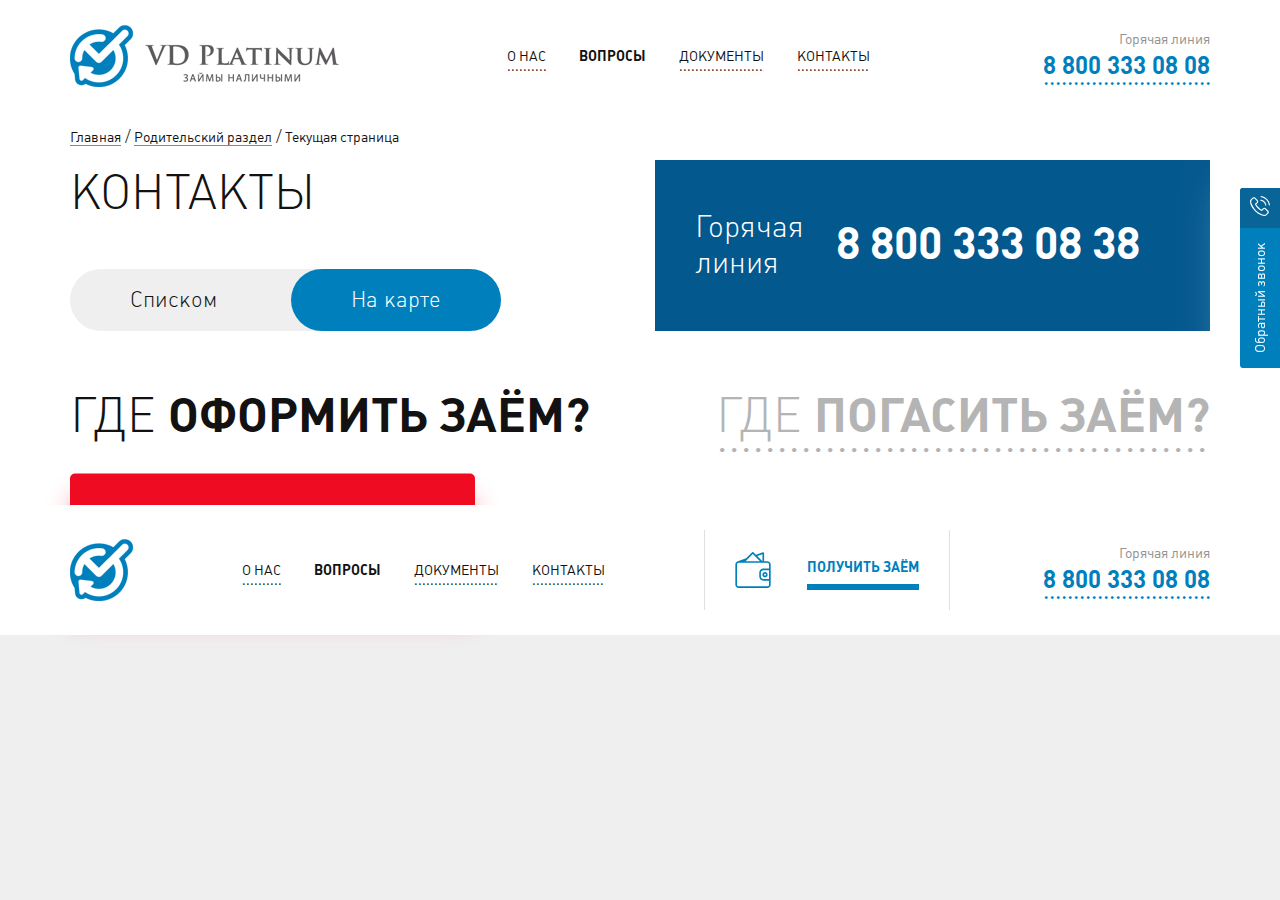
<file: contacts.html>
<!DOCTYPE html>
<html lang="ru">
  <head>
    <meta charset="UTF-8">
    <meta name="author" content="adorazel.online">
    <meta name="copyright" content="wizart.pro">
    <meta robots="noindex, nofollow">
    <title>Контакты</title>
    <meta name="viewport" content="width=device-width, initial-scale=1.0">
    <link rel="apple-touch-icon" sizes="57x57" href="/meta/apple-icon-57x57.png">
    <link rel="apple-touch-icon" sizes="60x60" href="/meta/apple-icon-60x60.png">
    <link rel="apple-touch-icon" sizes="72x72" href="/meta/apple-icon-72x72.png">
    <link rel="apple-touch-icon" sizes="76x76" href="/meta/apple-icon-76x76.png">
    <link rel="apple-touch-icon" sizes="114x114" href="/meta/apple-icon-114x114.png">
    <link rel="apple-touch-icon" sizes="120x120" href="/meta/apple-icon-120x120.png">
    <link rel="apple-touch-icon" sizes="144x144" href="/meta/apple-icon-144x144.png">
    <link rel="apple-touch-icon" sizes="152x152" href="/meta/apple-icon-152x152.png">
    <link rel="apple-touch-icon" sizes="180x180" href="/meta/apple-icon-180x180.png">
    <link rel="icon" type="image/png" sizes="192x192" href="/meta/android-icon-192x192.png">
    <link rel="icon" type="image/png" sizes="32x32" href="/meta/favicon-32x32.png">
    <link rel="icon" type="image/png" sizes="96x96" href="/meta/favicon-96x96.png">
    <link rel="icon" type="image/png" sizes="16x16" href="/meta/favicon-16x16.png">
    <link rel="manifest" href="/meta/manifest.json">
    <meta name="msapplication-TileColor" content="#ffffff">
    <meta name="msapplication-TileImage" content="/meta/ms-icon-144x144.png">
    <meta name="theme-color" content="#ffffff">
    <link rel="icon" type="image/x-icon" href="favicon.ico">
    <link rel="stylesheet" href="/css/libs.css">
    <link rel="stylesheet" href="/css/style.css">
  </head>
  <body>
    <header class="header sticky header-sticky">
      <div class="container">
        <div class="flex-row aic jsb">
          <div class="flex-item logo"><a class="img-wrap" href="/"><img src="img/logo.png"></a>
            <button class="menu-trigger transparent-btn visible-xs-inline-block visible-sm-inline-block" id="menuTrigger" type="button">
              <svg class="icon">
                <use xlink:href="#i_menu"></use>
              </svg>
            </button>
          </div>
          <nav class="flex-item menu-wrap" id="menuWrap">
            <ul class="list-inline mb-0">
                  <li><a href=""><span class="text">О нас</span></a></li>
                  <li class="active"><a href=""><span class="text">Вопросы</span></a></li>
                  <li><a href=""><span class="text">Документы</span></a></li>
                  <li><a href=""><span class="text">Контакты</span></a></li>
            </ul>
            <button class="close-btn transparent-btn hidden-md hidden-lg" id="menuCloser" type="button"><span class="text">×</span></button>
          </nav>
          <div class="flex-item phone hidden-xs"><span class="small-text">Горячая линия</span><br><a href="tel:+78003330808"><span class="text">8 800 333 08 08</span></a></div>
        </div>
      </div>
    </header>
    <aside class="aside-sticky hidden-xs">
      <div class="popup public-popup aside-form">
        <button class="aside-label transparent-btn" id="asideTrigger" type="button"><span class="text">Обратный звонок</span><span class="icon-wrap">
            <svg class="icon">
              <use xlink:href="#i_phone"></use>
            </svg></span></button>
        <form>
          <div class="form-group">
            <input class="form-control" type="text" name="name" placeholder="Имя" required>
          </div>
          <div class="form-group mb-30">
            <input class="form-control" type="text" name="phone" placeholder="Телефон: +7" required>
          </div>
          <div class="mb-10">
            <button class="common-btn main-btn" type="submit"><span class="text text-center">Отправить<br>заявку</span></button>
          </div>
        </form>
      </div>
    </aside>
    <section class="mobile-buttons visible-xs">
      <div class="container text-center">
        <div class="flex-row aic jsb narrow-row top-row">
          <div class="flex-item col-xs-6 get-loan">
            <svg class="icon">
              <use xlink:href="#i_valet"></use>
            </svg><span class="text">Получить заём</span>
          </div>
          <div class="flex-item col-xs-6 phone"><span class="small-text">Горячая линия</span><br><a href="tel:+78003330808"><span class="text">8 800 333 08 08</span></a></div>
        </div>
      </div>
    </section>
    <section class="map-block contacts-block contacts-page">
      <div class="container">
        <div class="mb-15 hidden-xs">
          <nav class="breadcrumbs">
            <ul class="list-inline">
                  <li><a href=""><span class="text">Главная</span></a></li>
                  <li><a href=""><span class="text">Родительский раздел</span></a></li>
              <li><span class="current">Текущая страница</span></li>
            </ul>
          </nav>
        </div>
        <h1 class="main-title ttu">Контакты</h1>
        <div class="flex-row flex-wrap-xs aib contacts-content">
          <div class="col-xs-12 col-sm-6">
            <div class="hot-line-box"><span class="label">Горячая линия</span><a href="tel:+78003330838"><span class="text">8 800 333 08 38</span></a></div>
          </div>
          <div class="col-xs-12 col-sm-6">
            <div class="view-switcher" id="viewSwitcher">
              <div class="flex-row jsb ais flex-wrap-xs narrow-row">
                <div class="flex-item">
                  <input class="unstyled" id="list_view" type="radio" name="view_type[]" value="list_view" hidden>
                  <label for="list_view">Списком
                  </label>
                </div>
                <div class="flex-item">
                  <input class="unstyled" id="map_view" type="radio" name="view_type[]" value="map_view" hidden>
                  <label for="map_view">На карте
                  </label>
                </div>
              </div>
            </div>
          </div>
        </div>
      </div>
      <div class="list-wrap view-type-wrap" id="list_view_wrap">
        <div class="container">
          <div class="addresses-list mb-30">
            <div class="flex-row flex-wrap mb-20">
              <div class="flex-item address">
                <h3 class="h3 ttu">Адреса офисов</h3>
              </div>
              <div class="flex-item schedule hidden-xs">
                <h3 class="h3 ttu">Адреса офисов</h3>
              </div>
              <div class="flex-row flex-wrap mb-20">
                <div class="flex-item address">
                  <div class="line-wrap">
                    <p><strong>Москва, </strong>Пресненская набережная, 12
                    </p>
                    <p><strong>Брянск, </strong>ул. 3-го Интернационала, 10
                    </p>
                  </div>
                </div>
                <div class="flex-item schedule">
                  <div class="ttu">
                    <p>ВТ-СБ: <strong>10.00 — 19.00</strong><br>ВС, ПН — выходной
                    </p>
                  </div>
                </div>
              </div>
              <div class="flex-row flex-wrap mb-20">
                <div class="flex-item address">
                  <div class="line-wrap">
                    <p><strong>Калуга, </strong>ул. Рылеева, 34
                    </p>
                    <p><strong>Смоленск, </strong>ул. Николаева, 7
                    </p>
                    <p><strong>Курск, </strong>ул. Садовая, 13
                    </p>
                    <p><strong>Белгород, </strong>пр-т Белгородский, 77
                    </p>
                  </div>
                </div>
                <div class="flex-item schedule">
                  <div class="ttu">
                    <p>ПН-ПТ: <strong>10.00 — 19.00</strong><br>СБ, ВС — выходной
                    </p>
                  </div>
                </div>
              </div>
              <div class="hidden-addresses-list" id="hiddenAddressesList">
                <div class="flex-row flex-wrap mb-20">
                  <div class="flex-item address">
                    <div class="line-wrap">
                      <p><strong>Ростов-на-Дону, </strong>пр-т Ворошиловский, 75
                      </p>
                      <p><strong>Симферополь, </strong>ул. Гоголя 24
                      </p>
                      <p><strong>Феодосия, </strong>ул. Федько, 87
                      </p>
                      <p><strong>Евпатория, </strong>ул. Фрунзе 23
                      </p>
                    </div>
                  </div>
                  <div class="flex-item schedule">
                    <div class="ttu">
                      <p>ПН-ПТ: <strong>9.00 — 18.00</strong><br>СБ, ВС — выходной
                      </p>
                    </div>
                  </div>
                </div>
              </div>
            </div>
          </div>
          <div class="mb-20">
            <button class="common-btn blue-btn" id="addressesListTrigger"><span class="text">Полный список адресов</span></button>
          </div>
        </div>
      </div>
      <div class="map-wrap view-type-wrap" id="map_view_wrap">
        <div class="tabs-row">
          <div class="container">
            <div class="flex-row jsb ais flex-wrap-xs">
              <div class="flex-item">
                <input class="unstyled" id="loan_make" type="radio" name="map_type[]" value="loan_make" hidden>
                <label for="loan_make">Где <strong>оформить заём?</strong>
                </label>
              </div>
              <div class="flex-item">
                <input class="unstyled" id="loan_repay" type="radio" name="map_type[]" value="loan_repay" hidden>
                <label for="loan_repay">Где <strong>погасить заём?</strong>
                </label>
              </div>
            </div>
          </div>
        </div>
        <div id="mapBlock" data-height="700">
          <div class="container">
            <div class="sity-selector-wrap">
              <select class="sity-selector" id="sitySelector">
                <option value="all" selected>Все города</option>
              </select>
            </div>
          </div>
        </div>
      </div>
    </section>
    <footer class="footer visible-md visible-lg">
      <div class="container">
        <div class="flex-row aic jsb">
          <div class="flex-item logo"><a class="img-wrap" href="/"><img src="img/logo_small.png"></a></div>
          <nav class="flex-item menu-wrap hidden-xs hidden-sm">
            <ul class="list-inline mb-0">
                  <li><a href=""><span class="text">О нас</span></a></li>
                  <li class="active"><a href=""><span class="text">Вопросы</span></a></li>
                  <li><a href=""><span class="text">Документы</span></a></li>
                  <li><a href=""><span class="text">Контакты</span></a></li>
            </ul>
          </nav>
          <div class="flex-item popup-btn-wrap">
            <button class="transparent-btn js-calc-scroll-trigger" type="button">
              <svg class="icon">
                <use xlink:href="#i_valet"></use>
              </svg><span class="text">Получить заём</span>
            </button>
          </div>
          <div class="flex-item phone hidden-xs"><span class="small-text">Горячая линия</span><br><a href="tel:+78003330808"><span class="text">8 800 333 08 08</span></a></div>
        </div>
      </div>
    </footer>
    <svg xmlns="http://www.w3.org/2000/svg" xmlns:xlink="http://www.w3.org/1999/xlink" hidden>
      <symbol id="i_menu" viewBox="0 0 448 512" xmlns="http://www.w3.org/2000/svg">
        <path d="M16 132h416c8.837 0 16-7.163 16-16V76c0-8.837-7.163-16-16-16H16C7.163 60 0 67.163 0 76v40c0 8.837 7.163 16 16 16zm0 160h416c8.837 0 16-7.163 16-16v-40c0-8.837-7.163-16-16-16H16c-8.837 0-16 7.163-16 16v40c0 8.837 7.163 16 16 16zm0 160h416c8.837 0 16-7.163 16-16v-40c0-8.837-7.163-16-16-16H16c-8.837 0-16 7.163-16 16v40c0 8.837 7.163 16 16 16z"></path>
      </symbol>
      <symbol id="i_phone" viewBox="0 0 473.8 473.8" xmlns="http://www.w3.org/2000/svg">
        <path d="M180.3,374.5c10.1-9.7,15.5-21.4,15.5-33.8c0-12.3-5.3-24.1-15.4-34.2l-31.5-31.6c1.4-2.6,2.7-5.2,4-7.7c1.8-3.6,3.5-7,5.3-9.9c18.8-29.6,43.3-56.5,75-82.3c15.8-12.5,29.1-20.9,42.6-27c7.5,8.2,15.3,15.8,22.8,23.2c2.8,2.8,5.7,5.6,8.5,8.4c21,21,48.2,21,69.2,0l27.3-27.3c3.1-3.1,6.3-6.3,9.5-9.3c6.2-6,12.6-12.3,18.6-18.8c9.6-9.7,14.7-21.3,14.7-33.5s-5.1-24-14.7-34c-0.1-0.1-0.1-0.1-0.2-0.2l-34.3-34C384.4,9.7,368.8,2.4,350.7,0.8c-29.2-2.4-56.4,6.2-74.2,12.8C232.8,29.8,192.3,54,148.9,90.1c-52.3,43.8-93.6,96.5-122.7,156.7c-10.9,23-23.8,53.7-26,88c-0.1,2.1-0.2,4.3-0.2,6.3c0,23.1,8.3,42.5,24.8,57.7c0.2,0.1,0.3,0.3,0.5,0.4c6.3,5.2,12,11.2,18.1,17.5c4.1,4.3,8.4,8.7,12.9,13c10.3,9.9,22.3,15.1,34.6,15.1c12.4,0,24.3-5.3,34.3-15.4L180.3,374.5z M75,410.3C75,410.2,74.9,410.2,75,410.3c-4.2-3.9-8-7.9-12.2-12.2c-6.2-6.5-12.7-13.1-20-19.3c-10.8-10.1-15.9-22-15.9-37.6c0-1.5,0-3.1,0.1-4.6c1.9-29.7,13.5-57.3,23.4-78C77.8,202,116.7,152.3,166,111c41.1-34.1,79.1-56.9,119.9-72c24.9-9.3,44.3-12.7,62.6-11.2c11.7,1,21.4,5.5,29.7,13.8l34.1,34.1c4.6,4.9,7.1,10.1,7.1,15.2c0,6.3-3.8,11.4-7,14.6c-0.1,0.1-0.2,0.2-0.3,0.3c-5.7,6.1-11.6,11.9-17.9,18c-3.2,3.1-6.4,6.3-9.7,9.5l-27.3,27.3c-10.6,10.6-20.4,10.6-31,0c-2.9-2.9-5.8-5.7-8.6-8.6c-8.6-8.4-16.6-16.4-24.4-25.1c-0.2-0.2-0.3-0.4-0.5-0.5c-8.6-8.6-17-7-22.7-5.2c-0.3,0.1-0.6,0.2-0.9,0.3c-17.2,7.1-33.4,17.1-52.7,32.3l-0.1,0.1c-34,27.6-60.5,56.7-80.8,88.8c-2.6,4.1-4.7,8.3-6.7,12.3c-1.8,3.6-3.5,7-5.3,9.9c-0.2,0.4-0.5,0.8-0.7,1.2c-1.7,3.4-2.5,6.6-2.5,9.9c0,8.3,5.2,13.5,6.9,15.2l34.2,34.2c3.4,3.4,7.5,8.8,7.5,15.1c0,6.2-3.9,11.3-7.3,14.4c-0.1,0.1-0.1,0.1-0.2,0.2l-55.1,55.1C96.1,420.5,85.6,420.5,75,410.3z M376.7,245.2c7.3,1.3,12.2,8.2,11,15.6c-5.4,31.7-20.4,60.6-43.3,83.5c-22.9,22.9-51.8,37.9-83.5,43.3c-7.4,1.2-14.4-3.7-15.6-11.1c-0.1-0.8-0.2-1.5-0.2-2.3c0-6.5,4.6-12.2,11.2-13.3c26.2-4.5,50-16.8,69-35.8s31.4-42.8,35.8-69C362.3,248.7,369.4,243.9,376.7,245.2z M249.4,462.3c-0.1-0.8-0.2-1.5-0.2-2.3c0-6.5,4.6-12.2,11.2-13.3c46.6-7.9,89.1-29.9,122.9-63.7c33.7-33.8,55.8-76.3,63.7-122.9c1.3-7.4,8.2-12.3,15.6-11.1c7.3,1.3,12.3,8.2,11,15.5c-8.9,52.2-33.5,99.7-71.3,137.5s-85.3,62.4-137.5,71.3C257.5,474.6,250.5,469.6,249.4,462.3z"></path>
      </symbol>
      <symbol id="i_doc_01" viewBox="0 0 480 480" xmlns="http://www.w3.org/2000/svg">
        <path d="M240,0C142.8,0,64,78.8,64,176c0,94.6,162.9,292.7,169.8,301.1c1.5,1.8,3.8,2.9,6.2,2.9s4.6-1.1,6.2-2.9C253.1,468.7,416,270.6,416,176C416,78.8,337.2,0,240,0z M240,459.3C209.9,421.7,80,255,80,176c0.1-88.3,71.7-159.9,160-160c88.3,0.1,159.9,71.7,160,160C400,255,270.1,421.7,240,459.3z M348.9,145.7l-104-80c-2.9-2.2-6.9-2.2-9.8,0l-104,80c-3.5,2.7-4.1,7.7-1.5,11.2c1.5,2,3.9,3.1,6.3,3.1h24v88c0,4.4,3.6,8,8,8h144c4.4,0,8-3.6,8-8v-88h24c4.4,0,8-3.6,8-8C352,149.5,350.8,147.2,348.9,145.7z M256,240h-32v-48h32V240z M312,144c-4.4,0-8,3.6-8,8v88h-32v-56c0-4.4-3.6-8-8-8h-48c-4.4,0-8,3.6-8,8v56h-32v-88c0-4.4-3.6-8-8-8h-8.5L240,82.1l80.5,61.9H312z"></path>
      </symbol>
      <symbol id="i_doc_02" viewBox="0 0 496 496" xmlns="http://www.w3.org/2000/svg">
        <path d="M194.1,301.9h219.7V2.1H194.1V301.9z M205.9,288V16v-2.1h2.1h192h2.1V16v272v2.1H400H208h-2.1V288z M288,354.1h2.1V352v-29.9h11.7v43.7H82.1V66.1h91.7v11.7H96h-2.1V80v272v2.1H96H288z M339.2,114.5l-4.3-0.4l2.9-3.2c7.8-8.5,12.1-19.5,12.1-30.9c0-25.3-20.6-45.9-45.9-45.9c-25.3,0-45.9,20.6-45.9,45.9c0,11.4,4.3,22.4,12.1,30.9l2.9,3.2l-4.3,0.4c-9.4,0.8-18.2,5.1-24.6,12c-6.5,7-10.1,16.1-10.1,25.6v53.9h139.7V152c0-9.5-3.6-18.6-10.1-25.6C357.4,119.5,348.6,115.3,339.2,114.5z M269.9,80c0-18.8,15.3-34.1,34.1-34.1s34.1,15.3,34.1,34.1s-15.3,34.1-34.1,34.1S269.9,98.8,269.9,80z M362.1,192v2.1H360H248h-2.1V192v-40c0-14.4,11.7-26.1,26.1-26.1h64c14.4,0,26.1,11.7,26.1,26.1V192z M234.1,226.1h11.7v11.7h-11.7V226.1z M373.9,237.9H266.1v-11.7h107.7V237.9z M373.9,269.9h-11.7v-11.7h11.7V269.9z M341.9,269.9H234.1v-11.7h107.7V269.9z M128,146.1h45.9v11.7h-59.7V98.1h59.7v11.7H128h-2.1v2.1v32v2.1H128z M114.1,178.1h59.7v11.7h-59.7V178.1z M114.1,210.1h59.7v11.7h-59.7V210.1z M114.1,274.1h11.7v11.7h-11.7V274.1z M146.1,274.1h27.7v11.7h-27.7V274.1z M173.9,317.9h-59.7v-11.7h59.7V317.9z"></path>
      </symbol>
      <symbol id="i_doc_03" viewBox="0 0 60 60" xmlns="http://www.w3.org/2000/svg">
        <path d="M4.1,13.3c-0.2,0.2-0.4,0.2-0.7,0.2c-0.3,0-0.6-0.1-0.8-0.3c-0.4-0.4-0.3-1,0.1-1.4c0.6-0.5,1.2-0.9,1.9-1.2c0.5-0.2,1.1,0,1.3,0.5c0.2,0.5,0,1.1-0.5,1.3C5,12.7,4.5,13,4.1,13.3z M9,11.9h2c0.6,0,1-0.4,1-1s-0.4-1-1-1H9c-0.6,0-1,0.4-1,1S8.4,11.9,9,11.9z M15,11.9h2c0.6,0,1-0.4,1-1s-0.4-1-1-1h-2c-0.6,0-1,0.4-1,1S14.4,11.9,15,11.9z M11,23.9H9c-0.6,0-1,0.4-1,1s0.4,1,1,1h2c0.6,0,1-0.4,1-1S11.6,23.9,11,23.9z M23,23.9h-2c-0.6,0-1,0.4-1,1s0.4,1,1,1h2c0.6,0,1-0.4,1-1S23.6,23.9,23,23.9z M17,23.9h-2c-0.6,0-1,0.4-1,1s0.4,1,1,1h2c0.6,0,1-0.4,1-1S17.6,23.9,17,23.9z M5.5,23.3c-0.5-0.2-1-0.5-1.4-0.9c-0.4-0.4-1-0.3-1.4,0.1c-0.4,0.4-0.3,1,0.1,1.4c0.6,0.5,1.2,0.9,1.9,1.2c0.1,0.1,0.3,0.1,0.4,0.1c0.4,0,0.7-0.2,0.9-0.6C6.2,24.2,6,23.6,5.5,23.3z M29,23.9h-2c-0.6,0-1,0.4-1,1s0.4,1,1,1h2c0.6,0,1-0.4,1-1S29.6,23.9,29,23.9z M47,23.9h-2c-0.6,0-1,0.4-1,1s0.4,1,1,1h2c0.6,0,1-0.4,1-1S47.6,23.9,47,23.9z M53,23.9h-2c-0.6,0-1,0.4-1,1s0.4,1,1,1h2c0.6,0,1-0.4,1-1S53.6,23.9,53,23.9z M35,23.9h-2c-0.6,0-1,0.4-1,1s0.4,1,1,1h2c0.6,0,1-0.4,1-1S35.6,23.9,35,23.9z M41,23.9h-2c-0.6,0-1,0.4-1,1s0.4,1,1,1h2c0.6,0,1-0.4,1-1S41.6,23.9,41,23.9z M5.5,53.3c-0.5-0.2-1-0.5-1.4-0.9c-0.4-0.4-1-0.3-1.4,0.1c-0.4,0.4-0.3,1,0.1,1.4c0.6,0.5,1.2,0.9,1.9,1.2c0.1,0.1,0.3,0.1,0.4,0.1c0.4,0,0.7-0.2,0.9-0.6C6.2,54.2,6,53.6,5.5,53.3z M17,53.9h-2c-0.6,0-1,0.4-1,1s0.4,1,1,1h2c0.6,0,1-0.4,1-1S17.6,53.9,17,53.9z M11,53.9H9c-0.6,0-1,0.4-1,1s0.4,1,1,1h2c0.6,0,1-0.4,1-1S11.6,53.9,11,53.9z M35,53.9h-2c-0.6,0-1,0.4-1,1s0.4,1,1,1h2c0.6,0,1-0.4,1-1S35.6,53.9,35,53.9z M38,54.9c0,0.6,0.4,1,1,1h2c0.6,0,1-0.4,1-1s-0.4-1-1-1h-2C38.4,53.9,38,54.3,38,54.9z M45,55.9h2c0.6,0,1-0.4,1-1s-0.4-1-1-1h-2c-0.6,0-1,0.4-1,1S44.4,55.9,45,55.9z M29,53.9h-2c-0.6,0-1,0.4-1,1s0.4,1,1,1h2c0.6,0,1-0.4,1-1S29.6,53.9,29,53.9z M51,55.9h2c0.6,0,1-0.4,1-1s-0.4-1-1-1h-2c-0.6,0-1,0.4-1,1S50.4,55.9,51,55.9z M23,53.9h-2c-0.6,0-1,0.4-1,1s0.4,1,1,1h2c0.6,0,1-0.4,1-1S23.6,53.9,23,53.9z M48,34.9c2.2,0,4,1.8,4,4s-1.8,4-4,4s-4-1.8-4-4C44,36.7,45.8,34.9,48,34.9z M46,38.9c0,1.1,0.9,2,2,2s2-0.9,2-2s-0.9-2-2-2S46,37.8,46,38.9z M60,5.9v14v2v10v14v14H7.2c-3.9,0-7.2-3.2-7.2-7.2V13.9c0-4.4,3.6-8,8-8h16.8l5.4-5.4c0.4-0.4,1.2-0.4,1.6,0l2,2l2-2c0.4-0.4,1.2-0.4,1.6,0l5.4,5.4L60,5.9z M35.3,3.9L35.3,3.9l-16,16h5.4L35.9,8.6c0.4-0.4,1.1-0.4,1.5,0l11.3,11.3h5.4l-14-14l-3.4-3.4L35.3,3.9z M36.7,10.7l-9.2,9.2h18.4L36.7,10.7z M27.6,5.9l-14,14h2.9l16-16L31,2.5L27.6,5.9z M2,13.9c0,3.3,2.7,6,6,6h2.8l9.3-9.3c0.1-0.3,0.3-0.5,0.6-0.6l2.1-2.1H8C4.7,7.9,2,10.6,2,13.9z M58,33.9H47c-2.8,0-5,2.2-5,5s2.2,5,5,5h11V33.9z M58,21.9h-2.1h-2.8h-5H25.3h-5h-2.8h-2.9h-2.8H8c-0.3,0-0.6,0-0.9,0c-0.1,0-0.2,0-0.3,0c-0.2,0-0.4-0.1-0.6-0.1c-0.1,0-0.2-0.1-0.3-0.1c-0.2,0-0.3-0.1-0.5-0.1c-0.1,0-0.2-0.1-0.3-0.1c-0.1-0.1-0.3-0.1-0.4-0.2c-0.1,0-0.2-0.1-0.3-0.2C4.3,21,4.2,20.9,4,20.8c-0.1-0.1-0.2-0.1-0.3-0.2c-0.1-0.1-0.3-0.2-0.4-0.2c-0.1-0.1-0.2-0.1-0.3-0.2C3,20.1,2.8,20,2.7,19.9c-0.1-0.1-0.2-0.2-0.3-0.2c-0.1-0.1-0.2-0.2-0.3-0.3c0,0.1,0,0.1,0,0.2c0.1,0.4,0,0.7-0.2,1v27.4c0,0.6,0.1,1.1,0.2,1.7c0.1,0.4,0,0.7-0.2,1v2.2c0,2.8,2.3,5.2,5.2,5.2H58v-2h-1c-0.6,0-1-0.4-1-1s0.4-1,1-1h1v-8H47c-3.9,0-7-3.1-7-7s3.1-7,7-7h11v-6h-1c-0.6,0-1-0.4-1-1s0.4-1,1-1h1V21.9z M58,19.9v-12H44.9l2,2c0,0,0,0,0,0h2c0.6,0,1,0.4,1,1s-0.4,1-1,1h-0.1l8,8H58z M55,9.9h-2c-0.6,0-1,0.4-1,1s0.4,1,1,1h2c0.6,0,1-0.4,1-1S55.6,9.9,55,9.9z"></path>
      </symbol>
      <symbol id="i_loans_01" viewBox="0 0 60 60" xmlns="http://www.w3.org/2000/svg">
        <path d="M31.6,38c1-0.1,2-0.6,2.6-1.5l9.4-12.9c0.3-0.4,0.2-0.9-0.1-1.3c-0.3-0.3-0.9-0.4-1.3-0.1l-12.9,9.4c-0.8,0.6-1.4,1.6-1.5,2.6s0.3,2.1,1,2.8c0.7,0.7,1.6,1,2.5,1C31.4,38,31.5,38,31.6,38z M29.8,34.3c0-0.5,0.3-0.9,0.6-1.1l7.9-5.7l-5.7,7.9c-0.3,0.4-0.7,0.6-1.1,0.6c-0.5,0-0.9-0.1-1.2-0.5C29.9,35.2,29.8,34.8,29.8,34.3z M54,19.6C54,19.5,54,19.5,54,19.6c0-0.1-0.1-0.1-0.1-0.1c-1-1.7-2.2-3.3-3.6-4.8l2.1-2.1l1.4,1.4l4.2-4.2L54,5.4l-4.2,4.2l1.4,1.4L49,13.2c-1.5-1.4-3.1-2.6-4.8-3.6c0,0,0,0,0,0c0,0,0,0-0.1,0c-3.1-1.8-6.6-3-10.3-3.4V5h1.5c1.4,0,2.5-1.1,2.5-2.5S36.7,0,35.3,0h-9c-1.4,0-2.5,1.1-2.5,2.5S24.9,5,26.3,5h1.5v1.2c-1.1,0.1-2.2,0.3-3.2,0.5c-0.5,0.1-0.9,0.7-0.8,1.2c0.1,0.5,0.7,0.9,1.2,0.8c0.9-0.2,1.8-0.4,2.8-0.5l1.1-0.1c0.3,0,0.6,0,0.9-0.1v2c0,0.6,0.4,1,1,1s1-0.4,1-1V8c3.8,0.2,7.3,1.2,10.5,2.8l-1,1.7c-0.3,0.5-0.1,1.1,0.4,1.4c0.2,0.1,0.3,0.1,0.5,0.1c0.3,0,0.7-0.2,0.9-0.5l1-1.7c3.1,2,5.8,4.6,7.8,7.8l-1.7,1c-0.5,0.3-0.6,0.9-0.4,1.4c0.2,0.3,0.5,0.5,0.9,0.5c0.2,0,0.3,0,0.5-0.1l1.7-1c1.7,3.2,2.7,6.8,2.8,10.6h-2c-0.6,0-1,0.4-1,1s0.4,1,1,1h2c-0.2,3.8-1.2,7.4-2.8,10.6l-1.7-1c-0.5-0.3-1.1-0.1-1.4,0.4c-0.3,0.5-0.1,1.1,0.4,1.4l1.7,1c-2,3.1-4.6,5.8-7.8,7.8l-1-1.7c-0.3-0.5-0.9-0.6-1.4-0.4c-0.5,0.3-0.6,0.9-0.4,1.4l1,1.7c-3.2,1.7-6.7,2.7-10.5,2.8v-2c0-0.6-0.4-1-1-1s-1,0.4-1,1v2c-1.6-0.1-3.2-0.3-4.8-0.6c-0.5-0.1-1.1,0.2-1.2,0.8c-0.1,0.5,0.2,1.1,0.8,1.2c2,0.5,4,0.7,6.1,0.7c0,0,0.1,0,0.1,0c0,0,0,0,0,0c0,0,0,0,0,0c4.8,0,9.3-1.3,13.2-3.6c0,0,0.1,0,0.1,0c0,0,0,0,0,0c4-2.4,7.4-5.7,9.8-9.8c0,0,0,0,0.1-0.1c0,0,0,0,0-0.1c2.3-4,3.6-8.5,3.6-13.4S56.3,23.5,54,19.6z M54,8.3l1.4,1.4L54,11.1l-1.4-1.4L54,8.3z M29.8,6V3h-3.5c-0.3,0-0.5-0.2-0.5-0.5S26,2,26.3,2h9c0.3,0,0.5,0.2,0.5,0.5S35.6,3,35.3,3h-3.5v3c-0.3,0-0.7,0-1,0c0,0-0.1,0-0.1,0c0,0,0,0-0.1,0c-0.2,0-0.3,0-0.5,0C30,6,29.9,6,29.8,6z M22.8,15c0,0.6-0.4,1-1,1h-5c-0.6,0-1-0.4-1-1s0.4-1,1-1h5C22.3,14,22.8,14.4,22.8,15z M22.8,22c0,0.6-0.4,1-1,1h-10c-0.6,0-1-0.4-1-1s0.4-1,1-1h10C22.3,21,22.8,21.4,22.8,22z M22.8,29c0,0.6-0.4,1-1,1h-15c-0.6,0-1-0.4-1-1s0.4-1,1-1h15C22.3,28,22.8,28.4,22.8,29z M22.8,36c0,0.6-0.4,1-1,1h-19c-0.6,0-1-0.4-1-1s0.4-1,1-1h19C22.3,35,22.8,35.4,22.8,36z M22.8,43c0,0.6-0.4,1-1,1h-13c-0.6,0-1-0.4-1-1s0.4-1,1-1h13C22.3,42,22.8,42.4,22.8,43z M22.8,50c0,0.6-0.4,1-1,1h-7c-0.6,0-1-0.4-1-1s0.4-1,1-1h7C22.3,49,22.8,49.4,22.8,50z"></path>
      </symbol>
      <symbol id="i_loans_02" viewBox="0 0 512 512" xmlns="http://www.w3.org/2000/svg">
        <path d="M472,339c0,21.3-5.2,42.3-15.2,61c-1.8,3.4-5.3,5.3-8.8,5.3c-1.6,0-3.2-0.4-4.7-1.2c-4.9-2.6-6.7-8.6-4.1-13.5C447.6,374.8,452,357,452,339c0-42-24.5-81-62.4-99.2c-5-2.4-7.1-8.4-4.7-13.3c2.4-5,8.4-7.1,13.3-4.7c21.8,10.5,40.2,26.7,53.2,47.1C464.9,289.8,472,314,472,339z M357.7,209l-0.7,0c-5.5,0-10,4.5-10,10s4.5,10,10,10l0.6,0c0,0,0,0,0,0c5.5,0,10-4.4,10-10C367.7,213.5,363.2,209,357.7,209z M294.4,438.2C256.5,420,232,381,232,339c0-18,4.4-35.8,12.8-51.6c2.6-4.9,0.7-10.9-4.1-13.5c-4.9-2.6-10.9-0.7-13.5,4.1c-9.9,18.6-15.2,39.7-15.2,61c0,25,7.1,49.2,20.5,70.1c13.1,20.4,31.5,36.6,53.2,47.1c1.4,0.7,2.9,1,4.3,1c3.7,0,7.3-2.1,9-5.7C301.5,446.6,299.4,440.6,294.4,438.2z M327,449l-0.6,0c-5.5,0-10,4.4-10,10c0,5.5,4.4,10,10,10l0.7,0c5.5,0,10-4.5,10-10S332.5,449,327,449z M512,339c0,93.7-76.3,170-170,170c-48.9,0-93.1-20.8-124.2-54H100c-25.4,0-46-20.6-46-46c0-14.6,6.8-27.6,17.4-36C60.8,364.6,54,351.6,54,337s6.8-27.6,17.4-36C60.8,292.6,54,279.6,54,265c0-14.6,6.8-27.6,17.4-36C60.8,220.6,54,207.6,54,193c0-25.4,20.6-46,46-46h26.1c-5.1-7.4-8.1-16.4-8.1-26s3-18.6,8.1-26H46C20.6,95,0,74.4,0,49S20.6,3,46,3h245c25.4,0,46,20.6,46,46c0,9.6-3,18.6-8.1,26H409c25.4,0,46,20.6,46,46s-20.6,46-46,46h-26c1.7,2.5,3.2,5.3,4.4,8.2C459.2,195.1,512,261,512,339z M164,95c-14.3,0-26,11.7-26,26s11.7,26,26,26h181h64c14.3,0,26-11.7,26-26s-11.7-26-26-26H164z M291,75c14.3,0,26-11.7,26-26s-11.7-26-26-26H46c-14.3,0-26,11.7-26,26s11.7,26,26,26H291z M74,193c0,14.3,11.7,26,26,26h121.7c30.8-30.9,73.4-50,120.3-50c4.8,0,9.6,0.2,14.3,0.6c-3.5-1.7-7.3-2.6-11.3-2.6H100C85.7,167,74,178.7,74,193z M74,265c0,14.3,11.7,26,26,26h78.9c5.6-18.9,14.4-36.4,25.7-52H100C85.7,239,74,250.7,74,265z M74,337c0,14.3,11.7,26,26,26h73.7c-1.1-7.8-1.7-15.9-1.7-24c0-9.5,0.8-18.9,2.3-28H100C85.7,311,74,322.7,74,337z M201.8,435c-10.8-15.7-18.9-33.2-24-52H100c-14.3,0-26,11.7-26,26s11.7,26,26,26H201.8z M492,339c0-82.7-67.3-150-150-150s-150,67.3-150,150s67.3,150,150,150S492,421.7,492,339z"></path>
      </symbol>
      <symbol id="i_loans_03" viewBox="0 0 201.4 201.4" xmlns="http://www.w3.org/2000/svg">
        <path d="M179.2,64.7c0,0,0-0.1,0-0.1c0-0.1,0-0.3-0.1-0.4c0-0.1,0-0.1,0-0.2c0-0.2-0.1-0.3-0.2-0.5c0-0.1-0.1-0.1-0.1-0.2c0-0.1-0.1-0.1-0.1-0.2L168.5,46c-0.6-1-1.7-1.7-2.9-1.7h-5.8l2.4-10.2c0.2-0.9,0.1-1.8-0.4-2.6c-0.5-0.8-1.2-1.3-2.1-1.5L129.1,23c-2.8-13.2-14.7-23-28.4-23c-9.2,0-18,4.5-23.4,11.9c-0.2,0.2-0.3,0.5-0.4,0.7l-38.4,4.5c-1.9,0.2-3.2,1.9-3,3.8l2.8,23.4h-2.4c-1.2,0-2.3,0.6-2.9,1.7L22.7,63.1c0,0.1-0.1,0.2-0.1,0.2c0,0,0,0.1,0,0.1c-0.1,0.2-0.1,0.4-0.2,0.6c0,0,0,0.1,0,0.1c0,0.2-0.1,0.3-0.1,0.5c0,0,0,0,0,0.1l-6.8,133.1c0,0.9,0.3,1.8,0.9,2.5c0.6,0.7,1.5,1.1,2.5,1.1h163.8c0.9,0,1.8-0.4,2.5-1.1c0.6-0.7,1-1.6,0.9-2.5L179.2,64.7z M68.5,51.9l48.3-11.6l5.1,21.1H70.8L68.5,51.9z M163.6,51.2l6.1,10.2h-14l2.4-10.2H163.6z M148.7,61.4H129l-6.3-26.1c-0.2-0.9-0.8-1.6-1.5-2.1c-0.8-0.5-1.7-0.6-2.6-0.4l-5.6,1.3l1.8-7.6l39.9,9.3L148.7,61.4z M100.7,6.8c9.3,0,17.5,5.9,20.7,14.3l-8.4-2c-0.9-0.2-1.8-0.1-2.6,0.4c-0.8,0.5-1.3,1.2-1.5,2.1L105.6,36l-3.5,0.8l-2.8-23.4c-0.1-0.9-0.6-1.7-1.3-2.3c-0.7-0.6-1.6-0.8-2.5-0.7l-8.4,1C91.1,8.5,95.8,6.8,100.7,6.8z M93,17.6l2.5,20.8l-31.9,7.7c-1.8,0.4-3,2.3-2.5,4.1l2.7,11.2H47.2l-4.5-37.9L93,17.6z M37.8,51.2h1.3l1.2,10.2h-8.7L37.8,51.2z M22.4,194.6l6.5-126.3h143.7l6.5,126.3H22.4z M126.3,75.1c-5.6,0-10.2,4.6-10.2,10.2c0,4.4,2.9,8.2,6.8,9.6v12.5c0,12.2-10,22.2-22.2,22.2s-22.2-10-22.2-22.2V95c4-1.4,6.8-5.2,6.8-9.6c0-5.6-4.6-10.2-10.2-10.2c-5.6,0-10.2,4.6-10.2,10.2c0,4.4,2.9,8.2,6.8,9.6v12.5c0,16,13,29,29,29s29-13,29-29V95c4-1.4,6.8-5.2,6.8-9.6C136.5,79.7,131.9,75.1,126.3,75.1z M75.1,81.9c1.9,0,3.4,1.5,3.4,3.4c0,0.6-0.2,1.2-0.5,1.7c-0.6-1-1.7-1.7-2.9-1.7c-1.3,0-2.3,0.7-2.9,1.7c-0.3-0.5-0.5-1.1-0.5-1.7C71.7,83.5,73.2,81.9,75.1,81.9z M129.2,87c-0.6-1-1.7-1.7-2.9-1.7H126c-1.2,0-2.2,0.6-2.8,1.5c-0.2-0.4-0.3-0.9-0.3-1.5c0-1.9,1.5-3.4,3.4-3.4s3.4,1.5,3.4,3.4C129.7,86,129.5,86.5,129.2,87z"></path>
      </symbol>
      <symbol id="i_loans_04" viewBox="0 0 512 512" xmlns="http://www.w3.org/2000/svg">
        <path d="M510.4,53c-0.1-4.3-3.6-7.8-7.9-7.9l-53.1-1.6c-2.6-0.1-5,1.1-6.6,3.1c-1.6,2-2.2,4.7-1.5,7.2l4.4,16.5l-16.5-4.4c-2.8-0.8-5.8,0.1-7.9,2.1c-2.1,2.1-2.9,5.1-2.1,7.9l4.4,16.5l-16.5-4.4c-2.8-0.8-5.8,0.1-7.9,2.1c-2.1,2.1-2.9,5.1-2.1,7.9l4.4,16.5l-16.5-4.4c-2.8-0.8-5.8,0-7.9,2.1l-23.1,23.1c-2.1,2.1-2.9,5.1-2.1,7.9l4.4,16.5l-16.5-4.4c-2.8-0.8-5.8,0.1-7.9,2.1L300.2,189c-4.1-4-8.2-8-12.3-12c-13-12.6-26.1-25.3-38.5-38.5c-5.4-5.7-12.5-11.2-19.6-14.7c-5.3-2.7-12-4.1-18.9-4.1c-0.3,0-0.6,0-1,0.1c-18.4,2.2-30.2,14.8-40.5,25.9c-2,2.1-3.8,4.1-5.8,6.1c-3.2,3.2-3.1,8.4,0.1,11.5c3.2,3.2,8.4,3.1,11.5-0.1c2.1-2.1,4.1-4.3,6.1-6.4c9.1-9.8,17.8-19.1,30-20.8c4.1,0.1,8.2,0.9,11.1,2.4c5,2.5,9.1,6.3,13.4,9.8c1.7,1.4,3.1,3.1,4.7,4.7c11.7,12.2,23.8,24,35.9,35.8c5.2,5.1,10.4,10.1,15.5,15.1c0.4,1.1,1,2.1,1.9,3l27.7,27.7c4.7,4.7,8.7,9.5,10.1,16c1.1,4.8,0.7,9.8-1.1,14.3l-5.3,8c-37.1,39-73.4,74.7-111.9,112.6c-5.2,5.1-10.3,10.2-15.5,15.3c-3.2,3.2-3.3,8.3-0.1,11.5c1.6,1.6,3.7,2.4,5.8,2.4c2.1,0,4.1-0.8,5.7-2.3c5.2-5.1,10.3-10.2,15.5-15.3c37.8-37.2,284.7-285,284.7-285c1.6-1.6,2.5-3.8,2.4-6L510.4,53z M333.3,223.1c-7-7.8-14.3-15.3-21.5-22.7l28.4-28.4l25.6,6.9c2.8,0.8,5.8,0,7.9-2.1c2.1-2.1,2.9-5.1,2.1-7.9l-6.9-25.6l16.4-16.4l25.6,6.9c2.8,0.8,5.8,0,7.9-2.1c2.1-2.1,2.9-5.1,2.1-7.9l-4.4-16.5l16.5,4.4c2.8,0.8,5.8,0,7.9-2.1c2.1-2.1,2.9-5.1,2.1-7.9l-4.4-16.5l16.5,4.4c2.8,0.8,5.8,0,7.9-2.1c2.1-2.1,2.9-5.1,2.1-7.9l-5.2-19.5l34.5,1.1l0.2,6.1L336,225.8L333.3,223.1z M348.4,250.3c-0.4-2.8-1-5.6-1.9-8.2c-0.3-0.9-0.6-1.9-0.9-2.8L495.2,89.7l0.4,13.4L348.4,250.3z M182.7,427.8c3.1,3.3,3,8.4-0.3,11.5c-2.4,2.3-4.7,4.7-7.1,7.3c-6.8,7.3-13.9,14.8-24.1,19.5c-0.1,0.1-0.2,0.1-0.3,0.1c-13.7,5.5-33.3,0.9-43.6-9.4c-10.9-10.9-22-21.7-32.7-32.2c-21.3-20.8-43.3-42.3-64.4-64.9c-0.1-0.1-0.1-0.1-0.2-0.2c-8.7-9.9-11.9-23.6-9-36.5c1-4.2,2.8-10.3,5.8-13.6c27.4-30.1,56-58,83.7-85c16.5-16.1,33.6-32.8,50.1-49.6c3.2-3.2,8.3-3.3,11.5-0.1c3.2,3.2,3.3,8.3,0.1,11.5c-16.7,17-33.8,33.7-50.4,49.9c-27.2,26.6-55.4,54-82.2,83.4c-3,3.3-3.7,10.9-3.4,15.1c0.4,5.1,2.3,10.2,5.8,14C43.1,371,64.9,392.3,86,413c10.5,10.3,21.5,21,32.2,31.7c3.2,2.1,6.5,4.9,10.1,6.2c1.7,0.6,3.1,0.7,4.8,0.8c6.4,0.2,11,0.4,16.5-3.4c5.2-3.5,9.5-8.2,13.7-12.8c2.5-2.6,5-5.3,7.7-7.9C174.4,424.4,179.6,424.5,182.7,427.8z M270.5,273.2c7.5,0,15-2.7,20.4-8c11.1-11.1,11.1-29.6,0-40.7c-11.1-11.1-29.6-11.1-40.7,0c-11.1,11.1-11.1,29.7,0,40.7C255.5,270.6,263,273.2,270.5,273.2z M261.7,236.1c4.8-4.8,12.8-4.8,17.6,0c4.8,4.8,4.8,12.9,0,17.6c-4.8,4.8-12.9,4.8-17.6,0C256.9,248.9,256.9,240.8,261.7,236.1z M173.4,211.7c-9.6,0-18.6,3.7-25.4,10.5L108.2,262c0,0,0,0,0,0s0,0,0,0l-39.8,39.8c-14,14-14,36.8,0,50.8l47.5,47.5c6.8,6.8,15.8,10.5,25.4,10.5c9.6,0,18.6-3.7,25.4-10.5l39.8-39.8c0,0,0,0,0,0c0,0,0,0,0,0l39.8-39.8c14-14,14-36.8,0-50.8l-47.5-47.5C192,215.5,183,211.7,173.4,211.7z M155.2,388.7c-3.7,3.7-8.6,5.7-13.9,5.7c-5.2,0-10.2-2-13.9-5.8l-47.5-47.5c-7.7-7.7-7.7-20.1,0-27.8l34-34l75.3,75.3L155.2,388.7z M234.8,309.1l-34,34l-75.3-75.3l34-34c3.7-3.7,8.6-5.7,13.9-5.7c5.2,0,10.2,2,13.9,5.8l47.5,47.5C242.5,289,242.5,301.4,234.8,309.1z"></path>
      </symbol>
      <symbol id="i_loans_05" viewBox="0 0 507.8 507.8" xmlns="http://www.w3.org/2000/svg">
        <path d="M474.5,310.6L342.1,178.1c10-17.4,15-36.9,15-56.4C357,59.6,305.8,8.4,243.7,8.4c-14.9,0-29.1,2.7-42.7,8.5C183.3,6.2,162.6,0,140.5,0C75.8,0,23,52.9,23,117.5c0,43.3,23.7,81.3,58.8,101.7v238.3c0,2.5,0.8,5,3.4,6.7l50.4,42c0.8,0.8,3.4,1.7,5,1.7c1.7,0,4.2-0.8,4.2-1.7l50.4-42c2.5-1.7,3.4-4.2,3.4-6.7v-16.8c0-2.5-0.8-4.2-2.5-5.9l-27.7-27.7l23.5-23.5c3.4-3.4,3.4-8.4,0-11.8l-23.5-23.5l6.7-6.7l134.3,135.1c6.7,5.9,14.3,9.2,22.7,10.1c0,0,0.8,0,1.7,0c8.4,0,15.9-2.5,21-8.4l121.7-122.5C488.8,344.1,487.1,323.1,474.5,310.6z M243.7,25.2c52.9,0,96.5,43.6,96.5,96.5c0,15.3-3.7,30.6-10.6,44.2c-10-8.5-22-13.5-34.7-15.6l-39.8-6c2-8.9,2.8-17.8,2.8-26.7c0-35.2-15.7-66.9-40.5-88.5C226,26.5,234.7,25.2,243.7,25.2z M39.7,117.5c0-55.4,45.3-100.7,100.7-100.7c55.4,0,100.7,45.3,100.7,100.7c0,8-0.8,16.1-3.1,24.1l-54-8.2c-11.9-1.3-23.3,1-32.5,7c-1.3-6.4-1.9-12.9-1.9-19.6c0-1.6,0-3.1,0-4.7c14-4,24.3-17,24.3-32.3c0-18.5-15.1-33.6-33.6-33.6s-33.6,15.1-33.6,33.6c0,15.6,10.8,28.8,25.3,32.5c-0.2,1.7-0.2,3.3-0.2,5.2c0,11.7,1.8,23.2,5.1,34.2c-3.7,6.5-5.7,14-5.7,21.8c-0.1,2.8,0.1,5.7,0.6,8.6l3.1,19.9l1.8,12C83.3,216.5,39.7,172,39.7,117.5z M152.3,95.8c1.2-4.9,2.8-9.7,4.8-14.3c0.1,0.8,0.2,1.6,0.2,2.4C157.3,88.6,155.3,92.8,152.3,95.8z M145.4,67.9c-5,10-8.5,20.7-10.7,31.8c-6.4-2.4-11.1-8.5-11.1-15.8c0-9.2,7.6-16.8,16.8-16.8C142.2,67.1,143.9,67.4,145.4,67.9z M174.9,377.7l-23.5,23.5c-3.4,3.4-3.4,8.4,0,11.8l31.1,31.1v9.2l-42,35.3l-42-35.3h0.8V231.7c5.1,2,10.4,3.6,15.9,4.9v201.6c0,5,3.4,8.4,8.4,8.4s8.4-4.2,8.4-8.4V238.9c2.7,0.2,5.4,0.3,8.1,0.3l8.6,57.1c0.2,1.4,0.5,2.7,0.8,4.1l0,0.1c1.7,10.9,5.9,21.8,12.6,31.1l-10.9,10.9c-3.4,3.4-3.4,8.4,0,11.8L174.9,377.7z M464.5,344.1L342.7,465.8c-2.5,2.5-5.9,3.4-10.1,3.4c-4.2,0-8.4-1.7-11.8-5L181.6,324.8c-8.4-8.4-14.3-19.3-15.9-31.1l-10.2-67c0.1-0.9,0.1-1.8,0.1-2.7l-5.8-40.4c10,16.1,24,29.9,41.2,39.8c-0.1,1-0.2,2.1-0.2,3.1c0,18.5,15.1,33.6,33.6,33.6s33.6-15.1,33.6-33.6S242.9,193,224.4,193c-10.9,0-20.6,5.3-26.7,13.3c-18.6-11.6-32.6-28.3-40.5-47.6c0,0,0.1-0.1,0.1-0.1c2-2,4.5-3.8,7.2-5.1c3.8-1.6,7.8-2.5,12.1-2.5c1.7,0,3.4,0,4.2,0l10.7,1.6l51.4,8.4c0.9,0,1.8-0.1,2.6-0.3l46,7c11.8,1.7,22.7,7.6,31.1,15.9l140.2,139.3C468.6,329,469.5,339.1,464.5,344.1z M236.3,238.4c-3,3.1-7.3,5-11.9,5c-7.5,0-13.8-5-16-11.7C217.4,235,226.8,237.3,236.3,238.4z M213.1,214.3c3-2.7,7-4.4,11.3-4.4c7.3,0,13.5,4.7,15.8,11.2C231,220.1,222,217.8,213.1,214.3z M393.1,363.4c3.4,3.4,3.4,8.4,0,11.8l-53.7,53.7c-1.7,1.7-3.4,2.5-5.9,2.5s-4.2-0.8-5.9-2.5c-3.4-3.4-3.4-8.4,0-11.8l53.7-53.7C384.7,360.1,389.8,360.1,393.1,363.4z M349.5,375.2l-35.3,36.1c-1.7,0.8-3.4,1.7-5.9,1.7s-4.2-0.8-5.9-2.5c-3.4-3.4-3.4-8.4,0-11.8l35.3-35.3c3.4-3.4,8.4-3.4,11.8,0S352.8,371.8,349.5,375.2z M342.7,333.2L289,386.9c-1.7,1.7-3.4,2.5-5.9,2.5s-4.2-0.8-5.9-2.5c-3.4-3.4-3.4-8.4,0-11.8l53.7-53.7c3.4-3.4,8.4-3.4,11.8,0C346.1,324.8,346.1,329.9,342.7,333.2z"></path>
      </symbol>
      <symbol id="i_valet" viewBox="0 0 438 438" xmlns="http://www.w3.org/2000/svg">
        <path d="M393.6,111.3h-39.6V13.2c-0.1-3.3-1.7-6.3-4.4-8.2c-2.7-1.9-6.1-2.3-9.2-1.3l-85.7,30.4L223.3,2.9c-3.9-3.9-10.2-3.9-14.1,0l-73.8,73.8l-99.9,35.8c-18.1,4.2-31,20.3-31.1,38.9v247.1c0,22,18.3,39.5,40.4,39.5h348.9c22,0,40.4-17.5,40.4-39.5V151.4C434,129.4,415.7,111.3,393.6,111.3z M334.1,27.3v84h-1.3l-62.1-61.6L334.1,27.3z M216.3,24l88.1,87.4H128.9L216.3,24z M100.7,111.3h-2.9l4.5-1.6L100.7,111.3z M393.6,418H44.8c-11,0-20.4-8.5-20.4-19.6V151.4c0-11,9.4-20.1,20.4-20.1h348.9c11,0,20.4,9.1,20.4,20.1v49.8h-69.4c-27.3-0.1-49.4,22-49.5,49.2v0.4V299c0,27.5,21.9,50.1,49.5,50.1H414v49.4C414,409.5,404.7,418,393.6,418z M414,221.2v107.9h-69.4c-16.5,0-29.5-13.6-29.5-30.1v-48.1c-0.2-16.2,12.8-29.5,29-29.7h0.5H414z M333.3,275.3c0,17.5,14.2,31.7,31.7,31.7s31.7-14.2,31.7-31.7c0-17.5-14.2-31.7-31.7-31.7S333.3,257.8,333.3,275.3z M365.1,263.6c6.5,0,11.7,5.3,11.7,11.7c0,6.5-5.3,11.7-11.7,11.7c-6.5,0-11.7-5.3-11.7-11.7C353.3,268.8,358.6,263.6,365.1,263.6z"></path>
      </symbol>
      <symbol id="i_btn_valet" viewBox="0 0 512 512" xmlns="http://www.w3.org/2000/svg">
        <path d="M346,346c0,5.5-4.5,10-10,10s-10-4.5-10-10s4.5-10,10-10S346,340.5,346,346z M120,166c5.5,0,10-4.5,10-10v-40c0-5.5-4.5-10-10-10s-10,4.5-10,10v40C110,161.5,114.5,166,120,166z M512,276v90c0,16.5-13.5,30-30,30h-10v26c0,27.6-22.4,50-50,50h-17c-4.6,22.8-24.8,40-49,40H50c-27.6,0-50-22.4-50-50V156c0-27.6,22.4-50,50-50h10V96c0-16.5,13.5-30,30-30h30V30c0-16.5,13.5-30,30-30h186c16.5,0,30,13.5,30,30v76h56c27.6,0,50,22.4,50,50v80C494.1,236,512,253.9,512,276z M472,256v40c11,0,20-9,20-20C492,265,483,256,472,256z M366,126v61c22.8,4.6,40,24.8,40,49v60h46V156c0-16.5-13.5-30-30-30H366z M140,66h130c16.5,0,30,13.5,30,30v90h46V30c0-5.5-4.5-10-10-10H150c-5.5,0-10,4.5-10,10V66z M280,186V96c0-5.5-4.5-10-10-10h-30v100H280z M220,186V86h-40v100H220z M80,186h80V86H90c-5.5,0-10,4.5-10,10V186z M20,156c0,18,15.6,30,32.1,30H60v-60H50C33.5,126,20,139.5,20,156z M386,462v-66h-70c-16.5,0-30-13.5-30-30v-40c0-16.5,13.5-30,30-30h70v-60c0-16.5-13.5-30-30-30H52.1c-12,0-23.2-4-32.1-10.6V462c0,16.5,13.5,30,30,30h306C372.5,492,386,478.5,386,462z M452,396h-46v56h16c16.5,0,30-13.5,30-30V396z M492,366v-55.4c-6,3.5-12.9,5.4-20,5.4H316c-5.5,0-10,4.5-10,10v40c0,5.5,4.5,10,10,10h166C487.5,376,492,371.5,492,366z M422,336h-46c-5.5,0-10,4.5-10,10s4.5,10,10,10h46c5.5,0,10-4.5,10-10S427.5,336,422,336z M103,353.4v-15.2h24.8v-76.4c3,0,9.9-0.1,20.9-0.2c11-0.2,18.3-0.2,21.8-0.2c40.3,0,60.5,15.5,60.5,46.5c0,13.7-5,24.7-14.9,33.1c-10,8.3-24.6,12.5-43.9,12.5h-24.5v24.5H188v15.2h-40.4v32.2h-19.9v-32.2H103v-15.2h24.8v-24.5H103z M210,309.2c0-19.5-12.5-29.2-37.6-29.2c-6.2,0-14.5,0.2-24.8,0.5v57.7h23.8c12.3,0,21.8-2.4,28.5-7.2C206.6,326.1,210,318.9,210,309.2L210,309.2z"></path>
      </symbol>
      <symbol id="i_history_01" viewBox="0 0 512 512" xmlns="http://www.w3.org/2000/svg">
        <path d="M494.6,2.8H142.9c-3.4,0-6.2,2.8-6.2,6.2c0,3.4,2.8,6.2,6.2,6.2h342.7h2.8V18v441.7v2.8h-2.8H43.9h-2.8v-2.8V384v-2.8h2.8h22.3H69v2.8v44.4c0,3.4,2.8,6.2,6.2,6.2h51.9c3.4,0,6.2-2.8,6.2-6.2s-2.8-6.2-6.2-6.2H84.2h-2.8v-2.8V384v-2.8h2.8H92c3.4,0,6.2-2.8,6.2-6.2v-90.7c0-3.4-2.8-6.2-6.2-6.2h-7.8h-2.8v-2.8v-72.7v-2.8h2.8H92c3.4,0,6.2-2.8,6.2-6.2v-90.7c0-3.4-2.8-6.2-6.2-6.2h-7.8h-2.8v-2.8V58.4v-2.8h2.8h361h2.8v2.8v48.7c0,3.4,2.8,6.2,6.2,6.2s6.2-2.8,6.2-6.2V49.3c0-3.4-2.8-6.2-6.2-6.2h-379c-3.4,0-6.2,2.8-6.2,6.2v44.4v2.8h-2.8H43.9h-2.8v-2.8V18v-2.8h2.8h67.5c3.4,0,6.2-2.8,6.2-6.2c0-3.4-2.8-6.2-6.2-6.2H34.9c-3.4,0-6.2,2.8-6.2,6.2v84.7v2.8h-2.8h-8.5c-3.4,0-6.2,2.8-6.2,6.2v90.7c0,3.4,2.8,6.2,6.2,6.2h8.5h2.8v2.8v72.7v2.8h-2.8h-8.5c-3.4,0-6.2,2.8-6.2,6.2V375c0,3.4,2.8,6.2,6.2,6.2h8.5h2.8v2.8v84.7c0,3.4,2.8,6.2,6.2,6.2h36.3h2.8v2.8V503c0,3.4,2.8,6.2,6.2,6.2H175c3.4,0,6.2-2.8,6.2-6.2v-25.3v-2.8h2.8h161.4h2.8v2.8V503c0,3.4,2.8,6.2,6.2,6.2h94.8c3.4,0,6.2-2.8,6.2-6.2v-25.3v-2.8h2.8h36.3c3.4,0,6.2-2.8,6.2-6.2V9C500.8,5.6,498,2.8,494.6,2.8z M26.4,187.3h-2.8v-2.8v0v-72.7v-2.8h2.8H83h2.8v2.8v72.7v2.8H83H26.4z M69,199.7v2.8v72.7v2.8h-2.8H43.9h-2.8v-2.8v-72.7v-2.8h2.8h22.3H69z M26.4,368.8h-2.8v-2.8v-72.7v-2.8h2.8H83h2.8v2.8v72.7v2.8H83H26.4z M168.8,477.7V494v2.8H166H89.3h-2.8V494v-16.2v-2.8h2.8H166h2.8V477.7z M443,477.7V494v2.8h-2.8h-76.7h-2.8V494v-16.2v-2.8h2.8h76.7h2.8V477.7z M158.6,422.2h286.7h2.8v-2.8V138.5c0-3.4,2.8-6.2,6.2-6.2c3.4,0,6.2,2.8,6.2,6.2v289.9c0,3.4-2.8,6.2-6.2,6.2H158.6c-3.4,0-6.2-2.8-6.2-6.2C152.4,425,155.2,422.2,158.6,422.2z M364.6,238.8c0-52.9-43-95.9-95.9-95.9c-52.9,0-95.9,43-95.9,95.9c0,52.9,43,95.9,95.9,95.9C321.5,334.7,364.6,291.7,364.6,238.8z M320.7,304.1c-12.3,9.9-27.1,16-42.8,17.8l-3.1,0.4V319v-33.8h1.4h1.1l-0.1-1.4l-0.1-1.4c5.9-1.1,11.4-3.4,16.4-6.8l1.9-1.3l1.7,1.7l23.9,23.9l2.2,2.2L320.7,304.1z M351.7,248.1c-1.7,15.6-7.9,30.4-17.8,42.8l-2,2.5l-2.2-2.2l-23.9-23.9l-1.7-1.7l1.3-1.9c3.4-5,5.7-10.5,6.8-16.4l0.4-2.3h2.3h33.8h3.2L351.7,248.1z M331.9,184.2l2,2.5c9.9,12.3,16,27.1,17.8,42.8l0.4,3.1h-3.2h-33.8h-2.3l-0.4-2.3c-1.1-5.9-3.4-11.4-6.8-16.4l-1.3-1.9l1.7-1.7l23.9-23.9L331.9,184.2z M274.8,192.3v-33.8v-3.2l3.1,0.4c15.6,1.7,30.4,7.9,42.8,17.8l2.5,2l-2.2,2.2l-23.9,23.9l-1.7,1.7l-1.9-1.3c-5-3.4-10.5-5.7-16.4-6.8l-2.3-0.4V192.3z M300.7,238.8c0,17.7-14.4,32.1-32.1,32.1c-17.7,0-32.1-14.4-32.1-32.1c0-17.7,14.4-32.1,32.1-32.1C286.3,206.6,300.7,221.1,300.7,238.8z M216.5,173.5c12.3-9.9,27.1-16,42.8-17.8l3.1-0.4v3.2v33.8v2.3l-2.3,0.4c-5.9,1.1-11.4,3.4-16.4,6.8l-1.9,1.3l-1.7-1.7l-23.9-23.9l-2.2-2.2L216.5,173.5z M185.6,229.5c1.7-15.6,7.9-30.4,17.8-42.8l2-2.5l2.2,2.2l23.9,23.9l1.7,1.7l-1.3,1.9c-3.4,5-5.7,10.5-6.8,16.4l-0.4,2.3h-2.3h-33.8h-3.2L185.6,229.5z M205.3,293.4l-2-2.5c-9.9-12.3-16-27.1-17.8-42.8l-0.4-3.1h3.2h33.8h2.3l0.4,2.3c1.1,5.9,3.4,11.4,6.8,16.4l1.3,1.9l-1.7,1.7l-23.9,23.9L205.3,293.4z M262.4,285.2V319v3.2l-3.1-0.4c-15.6-1.7-30.4-7.9-42.8-17.8l-2.5-2l2.2-2.2l23.9-23.9l1.7-1.7l1.9,1.3c5,3.4,10.5,5.7,16.4,6.8l2.3,0.4V285.2z"></path>
      </symbol>
      <symbol id="i_history_02" viewBox="0 0 61.2 61.2" xmlns="http://www.w3.org/2000/svg">
        <path d="M30.9,26.6c3.9,0,7-3.1,7-7s-3.1-7-7-7s-7,3.1-7,7S27.1,26.6,30.9,26.6z M30.9,14.6c2.8,0,5,2.2,5,5c0,2.8-2.2,5-5,5c-2.8,0-5-2.2-5-5C25.9,16.8,28.2,14.6,30.9,14.6z M50.2,37.6h-7.2l3-4.4c5.8-7.7,4.9-20.3-1.8-27c-3.6-3.6-8.4-5.6-13.6-5.6c-5.1,0-9.9,2-13.6,5.6c-6.7,6.7-7.5,19.3-1.8,27l3.1,4.4H11l-11,23h61.2L50.2,37.6z M17,32c-5.2-6.9-4.5-18.3,1.6-24.4c3.2-3.2,7.6-5,12.1-5c4.6,0,8.9,1.8,12.1,5c6,6,6.8,17.4,1.6,24.4L30.8,51.8l-9.9-14.2L17,32z M12.2,39.6h7.6l10.9,15.8l10.9-15.8H49l9,19H3.2L12.2,39.6z"></path>
      </symbol>
      <symbol id="i_doc" viewBox="0 0 306.4 412" xmlns="http://www.w3.org/2000/svg">
        <path d="M303.4,137.7L168.7,3c-1.9-1.9-4.5-3-7.2-3H41.8C18.8,0,0,18.8,0,41.8v328.4c0,23,18.8,41.8,41.8,41.8h222.8c23,0,41.8-18.8,41.8-41.8V144.8C306.4,142.1,305.3,139.6,303.4,137.7z M171.7,34.6l100.1,100.1h-78.6c-11.9,0-21.6-9.7-21.6-21.6V34.6z M286.2,370.2c0,11.9-9.7,21.6-21.6,21.6H41.8c-11.9,0-21.6-9.7-21.6-21.6V41.8c0-11.9,9.7-21.6,21.6-21.6h109.7v92.9c0,23,18.8,41.8,41.8,41.8h92.9V370.2z M107.3,187h91.9c5.6,0,10.1,4.5,10.1,10.1c0,5.6-4.5,10.1-10.1,10.1h-91.9c-5.6,0-10.1-4.5-10.1-10.1C97.1,191.5,101.7,187,107.3,187z M209.3,242.3c0,5.6-4.5,10.1-10.1,10.1h-91.9c-5.6,0-10.1-4.5-10.1-10.1c0-5.6,4.5-10.1,10.1-10.1h91.9C204.7,232.2,209.3,236.7,209.3,242.3z M209.3,287.5c0,5.6-4.5,10.1-10.1,10.1h-91.9c-5.6,0-10.1-4.5-10.1-10.1c0-5.6,4.5-10.1,10.1-10.1h91.9C204.7,277.4,209.3,281.9,209.3,287.5z M156.7,332.7c0,5.6-4.5,10.1-10.1,10.1h-39.3c-5.6,0-10.1-4.5-10.1-10.1c0-5.6,4.5-10.1,10.1-10.1h39.3C152.1,322.6,156.7,327.1,156.7,332.7z"></path>
      </symbol>
      <symbol id="i_doc_pdf" viewBox="0 0 453.9 625.9" xmlns="http://www.w3.org/2000/svg">
        <path d="M434.9,625.9c-138.6,0-277.3,0-415.9,0c-9.5-3.6-16.4-9.8-19-20C0,410.6,0,215.3,0,20c1.8-3.5,2.8-7.8,5.4-10.4C9.3,5.8,14.4,3.1,19,0c102,0,204,0,306,0c2.2,1.8,4.6,3.4,6.4,5.4c7.3,8,14.4,16.1,21.5,24.2c28.7,32.7,57.4,65.5,85.9,98.3c5.5,6.3,10.1,13.3,15.2,20c0,152.6,0,305.3,0,457.9c-1.6,3.4-2.6,7.6-5.1,10.1C444.8,619.9,439.6,622.7,434.9,625.9z M429.2,416.5c0.1-1.8,0.3-3.4,0.3-5.1c0-81.2,0-162.3,0.1-243.5c0-4.8-1.6-5.8-6-5.7c-32.8,0.2-65.7,0.1-98.5,0.1c-12.5,0-16.3-3.8-16.3-16.5c0-38.3,0-76.7,0-115c0-1.9,0-3.8,0-5.8c-95.2,0-189.5,0-284,0c0,130.7,0,260.9,0,391.4C159.7,416.5,294.2,416.5,429.2,416.5z M168.8,521.4c0,22.8,0,45.7,0,68.5c0,2.5-0.4,4.9,3.5,5.2c24.1,2.1,48.2,3.6,72-2.4c22.7-5.8,40.2-17.9,49.5-40.2c6-14.5,7.6-29.7,6.1-45c-1.3-13.8-5.9-26.6-15.3-37.2c-15-16.8-34.5-23.5-56.2-24c-18.4-0.4-36.9,1-55.3,1.6c-3.5,0.1-4.3,1.9-4.3,5.1C168.8,475.8,168.8,498.6,168.8,521.4z M73.7,543.7c12-1.3,23.3-1.9,34.3-3.8c21.4-3.7,36.4-19.5,38.8-41.2c2.1-19-4-34.8-21.2-44.9c-8.5-5-17.9-7.7-27.6-7.7c-17.8,0-35.5,1.1-53.3,1.7c-3.6,0.1-4.3,2-4.2,5.2c0.1,16.3,0.1,32.6,0.1,48.9c0,29.5,0.1,58.9-0.1,88.4c0,4.3,1.3,5.5,5.4,5.3c7-0.3,14-0.1,21-0.1c6.9,0,6.9,0,6.9-7.1C73.7,573.3,73.7,558.2,73.7,543.7z M322.9,446.8c0,49.8,0,98.8,0,148.3c11.1,0,22,0,33.5,0c0-20,0-39.5,0-59.5c2.5,0,4.3,0,6.1,0c14.3,0,28.7-0.1,43,0.1c3.4,0,4.8-0.9,4.6-4.5c-0.3-6-0.3-12,0-18c0.2-4.2-1.6-5.5-5.6-5.4c-14.2,0.2-28.3,0.1-42.5,0.1c-1.8,0-3.5-0.2-5.3-0.2c0-11.4,0-22.3,0-33.7c19,0,37.6,0,56.3,0c0-9.3,0-18.2,0-27.1C382.8,446.8,353,446.8,322.9,446.8z M315.9,262.2c13.1,0.6,26.3,0.6,39.4,1.9c12.4,1.2,24.2,4.6,33.1,14.3c7.3,7.9,12,21.6,3.7,37c-5.4,10.1-16.7,16.2-28.9,15.9c-14.7-0.4-25.6-8.5-36.9-16.2c-15.5-10.6-30.8-21.5-46.3-32.1c-1.5-1-3.7-1.7-5.5-1.6c-28.9,1.7-57.7,4.9-85.9,11.6c-19.9,4.7-39.5,10.8-57.9,19.8c-1.3,0.7-2.5,2.4-3,3.9c-4.4,14.8-8.4,29.8-17.1,42.9c-7,10.5-15.9,18.6-28.8,21.4C64.3,385,56.4,369.6,57.4,358c1.1-13.2,7.7-22.9,17.6-30.5c10.9-8.4,22.2-16.3,33.6-24c3.1-2.1,4.6-4.4,5.4-7.8c8.6-35.4,17.2-70.7,25.9-106.1c1.4-5.8,2.5-11.7,4.2-17.5c1-3.2,0-5.1-2.3-7.3c-10.7-10.2-21-20.9-27.9-34.2c-4.7-9-6.6-18.4-3-28.4c3.6-9.8,16.3-18.2,27.1-18.1c11,0.2,20,7,23.9,18c4.4,12.3,5.6,25,4.8,37.9c-0.4,6.5-1.1,12.9-1.3,19.4c-0.1,1.5,0.8,3.6,2,4.6c23,20.5,45.8,41.1,69.1,61.1c14.4,12.3,29.5,23.8,44.4,35.5c1.6,1.3,4.2,1.9,6.3,2c9.5,0.2,19,0.1,28.5,0.1C315.8,262.6,315.9,262.4,315.9,262.2z M254.1,264.5c-31.7-27.2-62.5-53.6-93.6-80.3c-8.7,35.4-17.3,70.6-26.2,106.9C173.3,275.1,213.2,268.6,254.1,264.5z M309.9,281.4c0.9,0.8,1.5,1.5,2.3,2c11.9,7.9,23.7,16,35.8,23.7c3.7,2.4,7.9,4.3,12.2,5.4c7.3,1.9,12.7-0.4,15.6-5.6c4.9-8.7,1.8-17.8-7.9-20.7c-8.2-2.4-16.8-4-25.3-4.6C331.8,280.8,321,281.4,309.9,281.4z M146.7,144.1c0.6-0.2,1.1-0.3,1.7-0.5c0-4.7,0.5-9.6-0.1-14.2c-1-7.5-2.7-14.9-4.5-22.3c-0.9-3.5-3.8-4.8-7.4-4.2c-6.3,1.1-9.8,5.4-8.6,11.7C130.1,127,139.2,135.1,146.7,144.1z M76.5,362.6c10.9,2,25.1-19,27.9-34C89.6,334.4,74.1,353.4,76.5,362.6z M202.9,473.9c0,31,0,61.9-0.1,92.9c0,3.3,1.9,4,4.4,3.9c6-0.2,12-0.1,17.9-0.9c14.2-2,25.8-8.3,32.9-21.4c6.9-13,7.7-27,5.8-41.1c-1.3-9.6-5.2-18.5-13-25.1c-14-11.9-30.4-11.4-47.3-9.9C203.1,473.2,202.9,473.6,202.9,473.9z M104.7,511.5c8.2-5.7,10-14.1,8.7-23.4c-1.2-8.5-6.7-13.8-14.6-15.9c-8.1-2.2-16.4-1.9-24.8,0c0,14.6,0,29,0,43.9C84.8,517.5,95.3,518.1,104.7,511.5z"></path>
      </symbol>
      <symbol id="i_doc_img" viewBox="0 0 11.2 9.6" xmlns="http://www.w3.org/2000/svg">
        <path d="M11.2,1.1c0,2.5,0,4.9,0,7.4c0,0,0,0,0,0c0,0.5-0.4,0.9-0.9,1c-0.1,0-0.2,0-0.2,0c-3,0-6,0-9,0c0,0,0,0,0,0C0.6,9.5,0.2,9.2,0,8.7c0-0.1,0-0.2,0-0.2C0,6,0,3.6,0,1.1c0,0,0,0,0,0c0-0.5,0.4-0.9,0.8-1C0.9,0,1,0,1.1,0c3,0,6,0,9,0c0,0,0.1,0,0.1,0c0.5,0.1,0.8,0.4,0.9,0.8C11.2,0.9,11.2,1,11.2,1.1z M10.4,6.6C10.4,6.6,10.4,6.6,10.4,6.6C10.4,6.6,10.4,6.6,10.4,6.6c0-1.8,0-3.6,0-5.4c0,0,0,0,0-0.1c0-0.1,0-0.1-0.1-0.2c-0.1-0.1-0.2-0.2-0.4-0.2c-1.7,0-3.3,0-5,0c-1.2,0-2.5,0-3.7,0c0,0-0.1,0-0.1,0C0.9,0.9,0.8,1,0.8,1.2c0,1.5,0,3,0,4.6c0,0,0,0,0,0c0,0,0,0,0,0C1.7,4.9,2.7,4,3.6,3C4.4,3.8,5.2,4.6,6,5.4c0.5-0.5,1.1-1.1,1.6-1.6C8.5,4.8,9.5,5.7,10.4,6.6z M3.6,4.2C3.6,4.2,3.6,4.2,3.6,4.2C2.7,5.1,1.7,6,0.8,6.9c0,0,0,0,0,0.1c0,0.5,0,0.9,0,1.4c0,0.2,0.2,0.4,0.4,0.4c2.9,0,5.8,0,8.8,0c0.2,0,0.4-0.2,0.4-0.4c0-0.2,0-0.4,0-0.6c0,0,0,0,0-0.1C9.5,6.8,8.5,5.9,7.6,5c0,0,0,0,0,0c-0.3,0.3-0.7,0.7-1,1c0.2,0.2,0.3,0.3,0.5,0.5C6.9,6.7,6.7,6.9,6.5,7.1C5.5,6.1,4.6,5.1,3.6,4.2z M9.6,2.4c0-0.4-0.4-0.8-0.8-0.8C8.4,1.6,8,2,8,2.4c0,0.4,0.4,0.8,0.8,0.8C9.2,3.2,9.6,2.8,9.6,2.4z"></path>
      </symbol>
    </svg>
    <!--include _popups-->
    <script src="/js/libs.js"></script>
    <script src="/js/script.js"></script>
  </body>
</html>
</file>
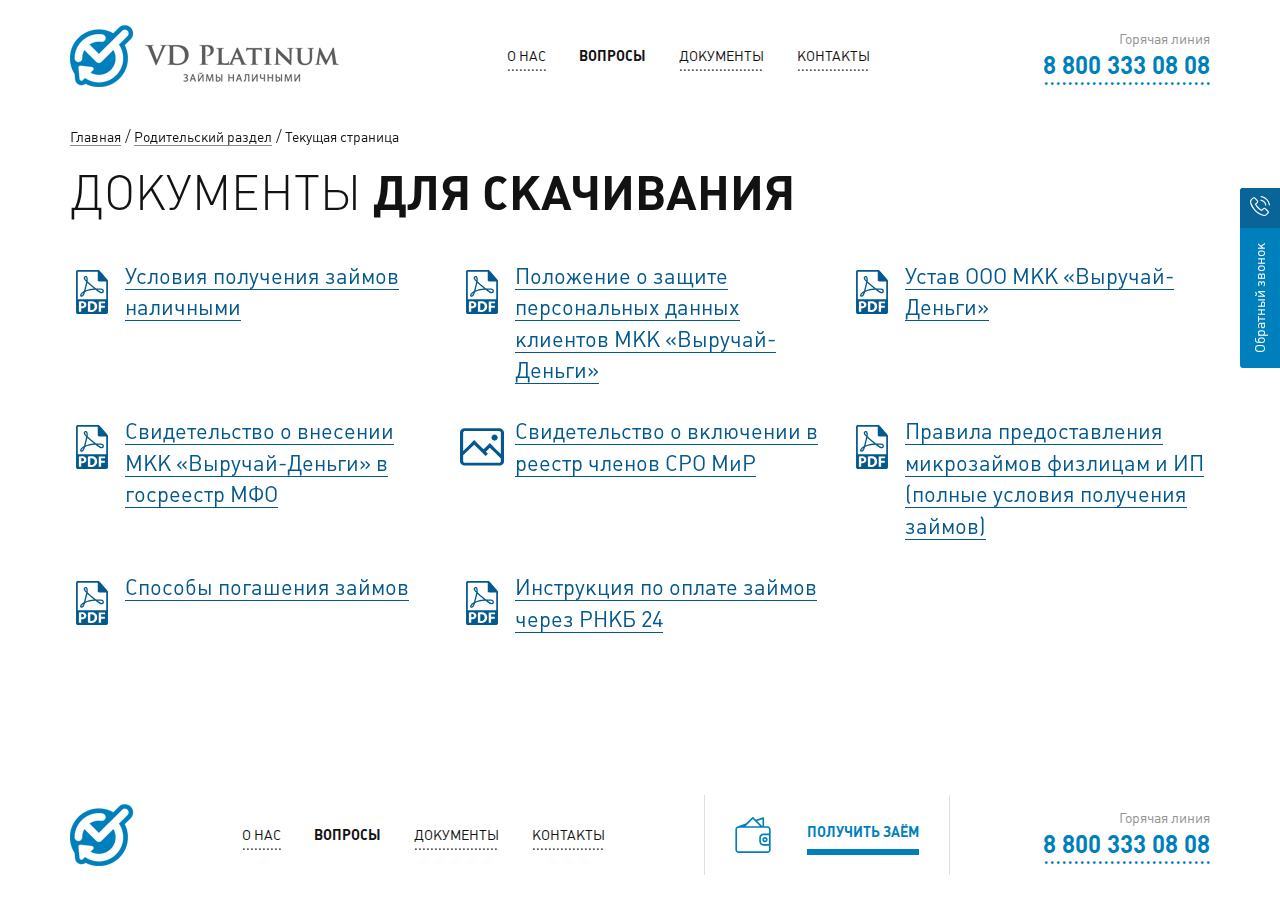
<file: docs.html>
<!DOCTYPE html>
<html lang="ru">
  <head>
    <meta charset="UTF-8">
    <meta name="author" content="adorazel.online">
    <meta name="copyright" content="wizart.pro">
    <meta robots="noindex, nofollow">
    <title>Документы</title>
    <meta name="viewport" content="width=device-width, initial-scale=1.0">
    <link rel="apple-touch-icon" sizes="57x57" href="/meta/apple-icon-57x57.png">
    <link rel="apple-touch-icon" sizes="60x60" href="/meta/apple-icon-60x60.png">
    <link rel="apple-touch-icon" sizes="72x72" href="/meta/apple-icon-72x72.png">
    <link rel="apple-touch-icon" sizes="76x76" href="/meta/apple-icon-76x76.png">
    <link rel="apple-touch-icon" sizes="114x114" href="/meta/apple-icon-114x114.png">
    <link rel="apple-touch-icon" sizes="120x120" href="/meta/apple-icon-120x120.png">
    <link rel="apple-touch-icon" sizes="144x144" href="/meta/apple-icon-144x144.png">
    <link rel="apple-touch-icon" sizes="152x152" href="/meta/apple-icon-152x152.png">
    <link rel="apple-touch-icon" sizes="180x180" href="/meta/apple-icon-180x180.png">
    <link rel="icon" type="image/png" sizes="192x192" href="/meta/android-icon-192x192.png">
    <link rel="icon" type="image/png" sizes="32x32" href="/meta/favicon-32x32.png">
    <link rel="icon" type="image/png" sizes="96x96" href="/meta/favicon-96x96.png">
    <link rel="icon" type="image/png" sizes="16x16" href="/meta/favicon-16x16.png">
    <link rel="manifest" href="/meta/manifest.json">
    <meta name="msapplication-TileColor" content="#ffffff">
    <meta name="msapplication-TileImage" content="/meta/ms-icon-144x144.png">
    <meta name="theme-color" content="#ffffff">
    <link rel="icon" type="image/x-icon" href="favicon.ico">
    <link rel="stylesheet" href="/css/libs.css">
    <link rel="stylesheet" href="/css/style.css">
  </head>
  <body>
    <header class="header sticky header-sticky">
      <div class="container">
        <div class="flex-row aic jsb">
          <div class="flex-item logo"><a class="img-wrap" href="/"><img src="img/logo.png"></a>
            <button class="menu-trigger transparent-btn visible-xs-inline-block visible-sm-inline-block" id="menuTrigger" type="button">
              <svg class="icon">
                <use xlink:href="#i_menu"></use>
              </svg>
            </button>
          </div>
          <nav class="flex-item menu-wrap" id="menuWrap">
            <ul class="list-inline mb-0">
                  <li><a href=""><span class="text">О нас</span></a></li>
                  <li class="active"><a href=""><span class="text">Вопросы</span></a></li>
                  <li><a href=""><span class="text">Документы</span></a></li>
                  <li><a href=""><span class="text">Контакты</span></a></li>
            </ul>
            <button class="close-btn transparent-btn hidden-md hidden-lg" id="menuCloser" type="button"><span class="text">×</span></button>
          </nav>
          <div class="flex-item phone hidden-xs"><span class="small-text">Горячая линия</span><br><a href="tel:+78003330808"><span class="text">8 800 333 08 08</span></a></div>
        </div>
      </div>
    </header>
    <aside class="aside-sticky hidden-xs">
      <div class="popup public-popup aside-form">
        <button class="aside-label transparent-btn" id="asideTrigger" type="button"><span class="text">Обратный звонок</span><span class="icon-wrap">
            <svg class="icon">
              <use xlink:href="#i_phone"></use>
            </svg></span></button>
        <form>
          <div class="form-group">
            <input class="form-control" type="text" name="name" placeholder="Имя" required>
          </div>
          <div class="form-group mb-30">
            <input class="form-control" type="text" name="phone" placeholder="Телефон: +7" required>
          </div>
          <div class="mb-10">
            <button class="common-btn main-btn" type="submit"><span class="text text-center">Отправить<br>заявку</span></button>
          </div>
        </form>
      </div>
    </aside>
    <section class="mobile-buttons visible-xs">
      <div class="container text-center">
        <div class="flex-row aic jsb narrow-row top-row">
          <div class="flex-item col-xs-6 get-loan">
            <svg class="icon">
              <use xlink:href="#i_valet"></use>
            </svg><span class="text">Получить заём</span>
          </div>
          <div class="flex-item col-xs-6 phone"><span class="small-text">Горячая линия</span><br><a href="tel:+78003330808"><span class="text">8 800 333 08 08</span></a></div>
        </div>
      </div>
    </section>
    <section class="docs-main">
      <div class="container">
        <div class="mb-15 hidden-xs">
          <nav class="breadcrumbs">
            <ul class="list-inline">
                  <li><a href=""><span class="text">Главная</span></a></li>
                  <li><a href=""><span class="text">Родительский раздел</span></a></li>
              <li><span class="current">Текущая страница</span></li>
            </ul>
          </nav>
        </div>
        <h1 class="main-title ttu">Документы <strong>для&nbsp;скачивания</strong></h1>
        <!--.filter.mb-30-->
        <!--  form-->
        <!--    button.transparent-btn(type='submit' hidden)-->
        <!--    select(name='type' data-search='false')-->
        <!--      option(value='1' selected)='Сортировать по дате'-->
        <!--      option(value='2' )='Сортировать по алфавиту'-->
        <div class="docs-list flex-row flex-wrap">
              <div class="col-xs-12 col-sm-6 col-md-4"><a class="lined-link link-with-icon doc-link" target="_blank" download="Условия получения займов наличными">
                  <svg class="icon">
                    <use xlink:href="#i_doc_pdf"></use>
                  </svg><span class="text">Условия получения займов наличными</span></a></div>
              <div class="col-xs-12 col-sm-6 col-md-4"><a class="lined-link link-with-icon doc-link" target="_blank" download="Положение о защите персональных данных клиентов МКК «Выручай-Деньги»">
                  <svg class="icon">
                    <use xlink:href="#i_doc_pdf"></use>
                  </svg><span class="text">Положение о защите персональных данных клиентов МКК «Выручай-Деньги»</span></a></div>
              <div class="col-xs-12 col-sm-6 col-md-4"><a class="lined-link link-with-icon doc-link" target="_blank" download="Устав ООО МКК «Выручай-Деньги»">
                  <svg class="icon">
                    <use xlink:href="#i_doc_pdf"></use>
                  </svg><span class="text">Устав ООО МКК «Выручай-Деньги»</span></a></div>
              <div class="col-xs-12 col-sm-6 col-md-4"><a class="lined-link link-with-icon doc-link" target="_blank" download="Свидетельство о внесении МКК «Выручай-Деньги» в госреестр МФО">
                  <svg class="icon">
                    <use xlink:href="#i_doc_pdf"></use>
                  </svg><span class="text">Свидетельство о внесении МКК «Выручай-Деньги» в госреестр МФО</span></a></div>
              <div class="col-xs-12 col-sm-6 col-md-4"><a class="lined-link link-with-icon doc-link" target="_blank" download="Свидетельство о включении в реестр членов СРО МиР">
                  <svg class="icon">
                    <use xlink:href="#i_doc_img"></use>
                  </svg><span class="text">Свидетельство о включении в реестр членов СРО МиР</span></a></div>
              <div class="col-xs-12 col-sm-6 col-md-4"><a class="lined-link link-with-icon doc-link" target="_blank" download="Правила предоставления микрозаймов физлицам и ИП (полные условия получения займов)">
                  <svg class="icon">
                    <use xlink:href="#i_doc_pdf"></use>
                  </svg><span class="text">Правила предоставления микрозаймов физлицам и ИП (полные условия получения займов)</span></a></div>
              <div class="col-xs-12 col-sm-6 col-md-4"><a class="lined-link link-with-icon doc-link" target="_blank" download="Способы погашения займов">
                  <svg class="icon">
                    <use xlink:href="#i_doc_pdf"></use>
                  </svg><span class="text">Способы погашения займов</span></a></div>
              <div class="col-xs-12 col-sm-6 col-md-4"><a class="lined-link link-with-icon doc-link" target="_blank" download="Инструкция по оплате займов через РНКБ 24">
                  <svg class="icon">
                    <use xlink:href="#i_doc_pdf"></use>
                  </svg><span class="text">Инструкция по оплате займов через РНКБ 24</span></a></div>
        </div>
      </div>
    </section>
    <footer class="footer visible-md visible-lg">
      <div class="container">
        <div class="flex-row aic jsb">
          <div class="flex-item logo"><a class="img-wrap" href="/"><img src="img/logo_small.png"></a></div>
          <nav class="flex-item menu-wrap hidden-xs hidden-sm">
            <ul class="list-inline mb-0">
                  <li><a href=""><span class="text">О нас</span></a></li>
                  <li class="active"><a href=""><span class="text">Вопросы</span></a></li>
                  <li><a href=""><span class="text">Документы</span></a></li>
                  <li><a href=""><span class="text">Контакты</span></a></li>
            </ul>
          </nav>
          <div class="flex-item popup-btn-wrap">
            <button class="transparent-btn js-calc-scroll-trigger" type="button">
              <svg class="icon">
                <use xlink:href="#i_valet"></use>
              </svg><span class="text">Получить заём</span>
            </button>
          </div>
          <div class="flex-item phone hidden-xs"><span class="small-text">Горячая линия</span><br><a href="tel:+78003330808"><span class="text">8 800 333 08 08</span></a></div>
        </div>
      </div>
    </footer>
    <svg xmlns="http://www.w3.org/2000/svg" xmlns:xlink="http://www.w3.org/1999/xlink" hidden>
      <symbol id="i_menu" viewBox="0 0 448 512" xmlns="http://www.w3.org/2000/svg">
        <path d="M16 132h416c8.837 0 16-7.163 16-16V76c0-8.837-7.163-16-16-16H16C7.163 60 0 67.163 0 76v40c0 8.837 7.163 16 16 16zm0 160h416c8.837 0 16-7.163 16-16v-40c0-8.837-7.163-16-16-16H16c-8.837 0-16 7.163-16 16v40c0 8.837 7.163 16 16 16zm0 160h416c8.837 0 16-7.163 16-16v-40c0-8.837-7.163-16-16-16H16c-8.837 0-16 7.163-16 16v40c0 8.837 7.163 16 16 16z"></path>
      </symbol>
      <symbol id="i_phone" viewBox="0 0 473.8 473.8" xmlns="http://www.w3.org/2000/svg">
        <path d="M180.3,374.5c10.1-9.7,15.5-21.4,15.5-33.8c0-12.3-5.3-24.1-15.4-34.2l-31.5-31.6c1.4-2.6,2.7-5.2,4-7.7c1.8-3.6,3.5-7,5.3-9.9c18.8-29.6,43.3-56.5,75-82.3c15.8-12.5,29.1-20.9,42.6-27c7.5,8.2,15.3,15.8,22.8,23.2c2.8,2.8,5.7,5.6,8.5,8.4c21,21,48.2,21,69.2,0l27.3-27.3c3.1-3.1,6.3-6.3,9.5-9.3c6.2-6,12.6-12.3,18.6-18.8c9.6-9.7,14.7-21.3,14.7-33.5s-5.1-24-14.7-34c-0.1-0.1-0.1-0.1-0.2-0.2l-34.3-34C384.4,9.7,368.8,2.4,350.7,0.8c-29.2-2.4-56.4,6.2-74.2,12.8C232.8,29.8,192.3,54,148.9,90.1c-52.3,43.8-93.6,96.5-122.7,156.7c-10.9,23-23.8,53.7-26,88c-0.1,2.1-0.2,4.3-0.2,6.3c0,23.1,8.3,42.5,24.8,57.7c0.2,0.1,0.3,0.3,0.5,0.4c6.3,5.2,12,11.2,18.1,17.5c4.1,4.3,8.4,8.7,12.9,13c10.3,9.9,22.3,15.1,34.6,15.1c12.4,0,24.3-5.3,34.3-15.4L180.3,374.5z M75,410.3C75,410.2,74.9,410.2,75,410.3c-4.2-3.9-8-7.9-12.2-12.2c-6.2-6.5-12.7-13.1-20-19.3c-10.8-10.1-15.9-22-15.9-37.6c0-1.5,0-3.1,0.1-4.6c1.9-29.7,13.5-57.3,23.4-78C77.8,202,116.7,152.3,166,111c41.1-34.1,79.1-56.9,119.9-72c24.9-9.3,44.3-12.7,62.6-11.2c11.7,1,21.4,5.5,29.7,13.8l34.1,34.1c4.6,4.9,7.1,10.1,7.1,15.2c0,6.3-3.8,11.4-7,14.6c-0.1,0.1-0.2,0.2-0.3,0.3c-5.7,6.1-11.6,11.9-17.9,18c-3.2,3.1-6.4,6.3-9.7,9.5l-27.3,27.3c-10.6,10.6-20.4,10.6-31,0c-2.9-2.9-5.8-5.7-8.6-8.6c-8.6-8.4-16.6-16.4-24.4-25.1c-0.2-0.2-0.3-0.4-0.5-0.5c-8.6-8.6-17-7-22.7-5.2c-0.3,0.1-0.6,0.2-0.9,0.3c-17.2,7.1-33.4,17.1-52.7,32.3l-0.1,0.1c-34,27.6-60.5,56.7-80.8,88.8c-2.6,4.1-4.7,8.3-6.7,12.3c-1.8,3.6-3.5,7-5.3,9.9c-0.2,0.4-0.5,0.8-0.7,1.2c-1.7,3.4-2.5,6.6-2.5,9.9c0,8.3,5.2,13.5,6.9,15.2l34.2,34.2c3.4,3.4,7.5,8.8,7.5,15.1c0,6.2-3.9,11.3-7.3,14.4c-0.1,0.1-0.1,0.1-0.2,0.2l-55.1,55.1C96.1,420.5,85.6,420.5,75,410.3z M376.7,245.2c7.3,1.3,12.2,8.2,11,15.6c-5.4,31.7-20.4,60.6-43.3,83.5c-22.9,22.9-51.8,37.9-83.5,43.3c-7.4,1.2-14.4-3.7-15.6-11.1c-0.1-0.8-0.2-1.5-0.2-2.3c0-6.5,4.6-12.2,11.2-13.3c26.2-4.5,50-16.8,69-35.8s31.4-42.8,35.8-69C362.3,248.7,369.4,243.9,376.7,245.2z M249.4,462.3c-0.1-0.8-0.2-1.5-0.2-2.3c0-6.5,4.6-12.2,11.2-13.3c46.6-7.9,89.1-29.9,122.9-63.7c33.7-33.8,55.8-76.3,63.7-122.9c1.3-7.4,8.2-12.3,15.6-11.1c7.3,1.3,12.3,8.2,11,15.5c-8.9,52.2-33.5,99.7-71.3,137.5s-85.3,62.4-137.5,71.3C257.5,474.6,250.5,469.6,249.4,462.3z"></path>
      </symbol>
      <symbol id="i_doc_01" viewBox="0 0 480 480" xmlns="http://www.w3.org/2000/svg">
        <path d="M240,0C142.8,0,64,78.8,64,176c0,94.6,162.9,292.7,169.8,301.1c1.5,1.8,3.8,2.9,6.2,2.9s4.6-1.1,6.2-2.9C253.1,468.7,416,270.6,416,176C416,78.8,337.2,0,240,0z M240,459.3C209.9,421.7,80,255,80,176c0.1-88.3,71.7-159.9,160-160c88.3,0.1,159.9,71.7,160,160C400,255,270.1,421.7,240,459.3z M348.9,145.7l-104-80c-2.9-2.2-6.9-2.2-9.8,0l-104,80c-3.5,2.7-4.1,7.7-1.5,11.2c1.5,2,3.9,3.1,6.3,3.1h24v88c0,4.4,3.6,8,8,8h144c4.4,0,8-3.6,8-8v-88h24c4.4,0,8-3.6,8-8C352,149.5,350.8,147.2,348.9,145.7z M256,240h-32v-48h32V240z M312,144c-4.4,0-8,3.6-8,8v88h-32v-56c0-4.4-3.6-8-8-8h-48c-4.4,0-8,3.6-8,8v56h-32v-88c0-4.4-3.6-8-8-8h-8.5L240,82.1l80.5,61.9H312z"></path>
      </symbol>
      <symbol id="i_doc_02" viewBox="0 0 496 496" xmlns="http://www.w3.org/2000/svg">
        <path d="M194.1,301.9h219.7V2.1H194.1V301.9z M205.9,288V16v-2.1h2.1h192h2.1V16v272v2.1H400H208h-2.1V288z M288,354.1h2.1V352v-29.9h11.7v43.7H82.1V66.1h91.7v11.7H96h-2.1V80v272v2.1H96H288z M339.2,114.5l-4.3-0.4l2.9-3.2c7.8-8.5,12.1-19.5,12.1-30.9c0-25.3-20.6-45.9-45.9-45.9c-25.3,0-45.9,20.6-45.9,45.9c0,11.4,4.3,22.4,12.1,30.9l2.9,3.2l-4.3,0.4c-9.4,0.8-18.2,5.1-24.6,12c-6.5,7-10.1,16.1-10.1,25.6v53.9h139.7V152c0-9.5-3.6-18.6-10.1-25.6C357.4,119.5,348.6,115.3,339.2,114.5z M269.9,80c0-18.8,15.3-34.1,34.1-34.1s34.1,15.3,34.1,34.1s-15.3,34.1-34.1,34.1S269.9,98.8,269.9,80z M362.1,192v2.1H360H248h-2.1V192v-40c0-14.4,11.7-26.1,26.1-26.1h64c14.4,0,26.1,11.7,26.1,26.1V192z M234.1,226.1h11.7v11.7h-11.7V226.1z M373.9,237.9H266.1v-11.7h107.7V237.9z M373.9,269.9h-11.7v-11.7h11.7V269.9z M341.9,269.9H234.1v-11.7h107.7V269.9z M128,146.1h45.9v11.7h-59.7V98.1h59.7v11.7H128h-2.1v2.1v32v2.1H128z M114.1,178.1h59.7v11.7h-59.7V178.1z M114.1,210.1h59.7v11.7h-59.7V210.1z M114.1,274.1h11.7v11.7h-11.7V274.1z M146.1,274.1h27.7v11.7h-27.7V274.1z M173.9,317.9h-59.7v-11.7h59.7V317.9z"></path>
      </symbol>
      <symbol id="i_doc_03" viewBox="0 0 60 60" xmlns="http://www.w3.org/2000/svg">
        <path d="M4.1,13.3c-0.2,0.2-0.4,0.2-0.7,0.2c-0.3,0-0.6-0.1-0.8-0.3c-0.4-0.4-0.3-1,0.1-1.4c0.6-0.5,1.2-0.9,1.9-1.2c0.5-0.2,1.1,0,1.3,0.5c0.2,0.5,0,1.1-0.5,1.3C5,12.7,4.5,13,4.1,13.3z M9,11.9h2c0.6,0,1-0.4,1-1s-0.4-1-1-1H9c-0.6,0-1,0.4-1,1S8.4,11.9,9,11.9z M15,11.9h2c0.6,0,1-0.4,1-1s-0.4-1-1-1h-2c-0.6,0-1,0.4-1,1S14.4,11.9,15,11.9z M11,23.9H9c-0.6,0-1,0.4-1,1s0.4,1,1,1h2c0.6,0,1-0.4,1-1S11.6,23.9,11,23.9z M23,23.9h-2c-0.6,0-1,0.4-1,1s0.4,1,1,1h2c0.6,0,1-0.4,1-1S23.6,23.9,23,23.9z M17,23.9h-2c-0.6,0-1,0.4-1,1s0.4,1,1,1h2c0.6,0,1-0.4,1-1S17.6,23.9,17,23.9z M5.5,23.3c-0.5-0.2-1-0.5-1.4-0.9c-0.4-0.4-1-0.3-1.4,0.1c-0.4,0.4-0.3,1,0.1,1.4c0.6,0.5,1.2,0.9,1.9,1.2c0.1,0.1,0.3,0.1,0.4,0.1c0.4,0,0.7-0.2,0.9-0.6C6.2,24.2,6,23.6,5.5,23.3z M29,23.9h-2c-0.6,0-1,0.4-1,1s0.4,1,1,1h2c0.6,0,1-0.4,1-1S29.6,23.9,29,23.9z M47,23.9h-2c-0.6,0-1,0.4-1,1s0.4,1,1,1h2c0.6,0,1-0.4,1-1S47.6,23.9,47,23.9z M53,23.9h-2c-0.6,0-1,0.4-1,1s0.4,1,1,1h2c0.6,0,1-0.4,1-1S53.6,23.9,53,23.9z M35,23.9h-2c-0.6,0-1,0.4-1,1s0.4,1,1,1h2c0.6,0,1-0.4,1-1S35.6,23.9,35,23.9z M41,23.9h-2c-0.6,0-1,0.4-1,1s0.4,1,1,1h2c0.6,0,1-0.4,1-1S41.6,23.9,41,23.9z M5.5,53.3c-0.5-0.2-1-0.5-1.4-0.9c-0.4-0.4-1-0.3-1.4,0.1c-0.4,0.4-0.3,1,0.1,1.4c0.6,0.5,1.2,0.9,1.9,1.2c0.1,0.1,0.3,0.1,0.4,0.1c0.4,0,0.7-0.2,0.9-0.6C6.2,54.2,6,53.6,5.5,53.3z M17,53.9h-2c-0.6,0-1,0.4-1,1s0.4,1,1,1h2c0.6,0,1-0.4,1-1S17.6,53.9,17,53.9z M11,53.9H9c-0.6,0-1,0.4-1,1s0.4,1,1,1h2c0.6,0,1-0.4,1-1S11.6,53.9,11,53.9z M35,53.9h-2c-0.6,0-1,0.4-1,1s0.4,1,1,1h2c0.6,0,1-0.4,1-1S35.6,53.9,35,53.9z M38,54.9c0,0.6,0.4,1,1,1h2c0.6,0,1-0.4,1-1s-0.4-1-1-1h-2C38.4,53.9,38,54.3,38,54.9z M45,55.9h2c0.6,0,1-0.4,1-1s-0.4-1-1-1h-2c-0.6,0-1,0.4-1,1S44.4,55.9,45,55.9z M29,53.9h-2c-0.6,0-1,0.4-1,1s0.4,1,1,1h2c0.6,0,1-0.4,1-1S29.6,53.9,29,53.9z M51,55.9h2c0.6,0,1-0.4,1-1s-0.4-1-1-1h-2c-0.6,0-1,0.4-1,1S50.4,55.9,51,55.9z M23,53.9h-2c-0.6,0-1,0.4-1,1s0.4,1,1,1h2c0.6,0,1-0.4,1-1S23.6,53.9,23,53.9z M48,34.9c2.2,0,4,1.8,4,4s-1.8,4-4,4s-4-1.8-4-4C44,36.7,45.8,34.9,48,34.9z M46,38.9c0,1.1,0.9,2,2,2s2-0.9,2-2s-0.9-2-2-2S46,37.8,46,38.9z M60,5.9v14v2v10v14v14H7.2c-3.9,0-7.2-3.2-7.2-7.2V13.9c0-4.4,3.6-8,8-8h16.8l5.4-5.4c0.4-0.4,1.2-0.4,1.6,0l2,2l2-2c0.4-0.4,1.2-0.4,1.6,0l5.4,5.4L60,5.9z M35.3,3.9L35.3,3.9l-16,16h5.4L35.9,8.6c0.4-0.4,1.1-0.4,1.5,0l11.3,11.3h5.4l-14-14l-3.4-3.4L35.3,3.9z M36.7,10.7l-9.2,9.2h18.4L36.7,10.7z M27.6,5.9l-14,14h2.9l16-16L31,2.5L27.6,5.9z M2,13.9c0,3.3,2.7,6,6,6h2.8l9.3-9.3c0.1-0.3,0.3-0.5,0.6-0.6l2.1-2.1H8C4.7,7.9,2,10.6,2,13.9z M58,33.9H47c-2.8,0-5,2.2-5,5s2.2,5,5,5h11V33.9z M58,21.9h-2.1h-2.8h-5H25.3h-5h-2.8h-2.9h-2.8H8c-0.3,0-0.6,0-0.9,0c-0.1,0-0.2,0-0.3,0c-0.2,0-0.4-0.1-0.6-0.1c-0.1,0-0.2-0.1-0.3-0.1c-0.2,0-0.3-0.1-0.5-0.1c-0.1,0-0.2-0.1-0.3-0.1c-0.1-0.1-0.3-0.1-0.4-0.2c-0.1,0-0.2-0.1-0.3-0.2C4.3,21,4.2,20.9,4,20.8c-0.1-0.1-0.2-0.1-0.3-0.2c-0.1-0.1-0.3-0.2-0.4-0.2c-0.1-0.1-0.2-0.1-0.3-0.2C3,20.1,2.8,20,2.7,19.9c-0.1-0.1-0.2-0.2-0.3-0.2c-0.1-0.1-0.2-0.2-0.3-0.3c0,0.1,0,0.1,0,0.2c0.1,0.4,0,0.7-0.2,1v27.4c0,0.6,0.1,1.1,0.2,1.7c0.1,0.4,0,0.7-0.2,1v2.2c0,2.8,2.3,5.2,5.2,5.2H58v-2h-1c-0.6,0-1-0.4-1-1s0.4-1,1-1h1v-8H47c-3.9,0-7-3.1-7-7s3.1-7,7-7h11v-6h-1c-0.6,0-1-0.4-1-1s0.4-1,1-1h1V21.9z M58,19.9v-12H44.9l2,2c0,0,0,0,0,0h2c0.6,0,1,0.4,1,1s-0.4,1-1,1h-0.1l8,8H58z M55,9.9h-2c-0.6,0-1,0.4-1,1s0.4,1,1,1h2c0.6,0,1-0.4,1-1S55.6,9.9,55,9.9z"></path>
      </symbol>
      <symbol id="i_loans_01" viewBox="0 0 60 60" xmlns="http://www.w3.org/2000/svg">
        <path d="M31.6,38c1-0.1,2-0.6,2.6-1.5l9.4-12.9c0.3-0.4,0.2-0.9-0.1-1.3c-0.3-0.3-0.9-0.4-1.3-0.1l-12.9,9.4c-0.8,0.6-1.4,1.6-1.5,2.6s0.3,2.1,1,2.8c0.7,0.7,1.6,1,2.5,1C31.4,38,31.5,38,31.6,38z M29.8,34.3c0-0.5,0.3-0.9,0.6-1.1l7.9-5.7l-5.7,7.9c-0.3,0.4-0.7,0.6-1.1,0.6c-0.5,0-0.9-0.1-1.2-0.5C29.9,35.2,29.8,34.8,29.8,34.3z M54,19.6C54,19.5,54,19.5,54,19.6c0-0.1-0.1-0.1-0.1-0.1c-1-1.7-2.2-3.3-3.6-4.8l2.1-2.1l1.4,1.4l4.2-4.2L54,5.4l-4.2,4.2l1.4,1.4L49,13.2c-1.5-1.4-3.1-2.6-4.8-3.6c0,0,0,0,0,0c0,0,0,0-0.1,0c-3.1-1.8-6.6-3-10.3-3.4V5h1.5c1.4,0,2.5-1.1,2.5-2.5S36.7,0,35.3,0h-9c-1.4,0-2.5,1.1-2.5,2.5S24.9,5,26.3,5h1.5v1.2c-1.1,0.1-2.2,0.3-3.2,0.5c-0.5,0.1-0.9,0.7-0.8,1.2c0.1,0.5,0.7,0.9,1.2,0.8c0.9-0.2,1.8-0.4,2.8-0.5l1.1-0.1c0.3,0,0.6,0,0.9-0.1v2c0,0.6,0.4,1,1,1s1-0.4,1-1V8c3.8,0.2,7.3,1.2,10.5,2.8l-1,1.7c-0.3,0.5-0.1,1.1,0.4,1.4c0.2,0.1,0.3,0.1,0.5,0.1c0.3,0,0.7-0.2,0.9-0.5l1-1.7c3.1,2,5.8,4.6,7.8,7.8l-1.7,1c-0.5,0.3-0.6,0.9-0.4,1.4c0.2,0.3,0.5,0.5,0.9,0.5c0.2,0,0.3,0,0.5-0.1l1.7-1c1.7,3.2,2.7,6.8,2.8,10.6h-2c-0.6,0-1,0.4-1,1s0.4,1,1,1h2c-0.2,3.8-1.2,7.4-2.8,10.6l-1.7-1c-0.5-0.3-1.1-0.1-1.4,0.4c-0.3,0.5-0.1,1.1,0.4,1.4l1.7,1c-2,3.1-4.6,5.8-7.8,7.8l-1-1.7c-0.3-0.5-0.9-0.6-1.4-0.4c-0.5,0.3-0.6,0.9-0.4,1.4l1,1.7c-3.2,1.7-6.7,2.7-10.5,2.8v-2c0-0.6-0.4-1-1-1s-1,0.4-1,1v2c-1.6-0.1-3.2-0.3-4.8-0.6c-0.5-0.1-1.1,0.2-1.2,0.8c-0.1,0.5,0.2,1.1,0.8,1.2c2,0.5,4,0.7,6.1,0.7c0,0,0.1,0,0.1,0c0,0,0,0,0,0c0,0,0,0,0,0c4.8,0,9.3-1.3,13.2-3.6c0,0,0.1,0,0.1,0c0,0,0,0,0,0c4-2.4,7.4-5.7,9.8-9.8c0,0,0,0,0.1-0.1c0,0,0,0,0-0.1c2.3-4,3.6-8.5,3.6-13.4S56.3,23.5,54,19.6z M54,8.3l1.4,1.4L54,11.1l-1.4-1.4L54,8.3z M29.8,6V3h-3.5c-0.3,0-0.5-0.2-0.5-0.5S26,2,26.3,2h9c0.3,0,0.5,0.2,0.5,0.5S35.6,3,35.3,3h-3.5v3c-0.3,0-0.7,0-1,0c0,0-0.1,0-0.1,0c0,0,0,0-0.1,0c-0.2,0-0.3,0-0.5,0C30,6,29.9,6,29.8,6z M22.8,15c0,0.6-0.4,1-1,1h-5c-0.6,0-1-0.4-1-1s0.4-1,1-1h5C22.3,14,22.8,14.4,22.8,15z M22.8,22c0,0.6-0.4,1-1,1h-10c-0.6,0-1-0.4-1-1s0.4-1,1-1h10C22.3,21,22.8,21.4,22.8,22z M22.8,29c0,0.6-0.4,1-1,1h-15c-0.6,0-1-0.4-1-1s0.4-1,1-1h15C22.3,28,22.8,28.4,22.8,29z M22.8,36c0,0.6-0.4,1-1,1h-19c-0.6,0-1-0.4-1-1s0.4-1,1-1h19C22.3,35,22.8,35.4,22.8,36z M22.8,43c0,0.6-0.4,1-1,1h-13c-0.6,0-1-0.4-1-1s0.4-1,1-1h13C22.3,42,22.8,42.4,22.8,43z M22.8,50c0,0.6-0.4,1-1,1h-7c-0.6,0-1-0.4-1-1s0.4-1,1-1h7C22.3,49,22.8,49.4,22.8,50z"></path>
      </symbol>
      <symbol id="i_loans_02" viewBox="0 0 512 512" xmlns="http://www.w3.org/2000/svg">
        <path d="M472,339c0,21.3-5.2,42.3-15.2,61c-1.8,3.4-5.3,5.3-8.8,5.3c-1.6,0-3.2-0.4-4.7-1.2c-4.9-2.6-6.7-8.6-4.1-13.5C447.6,374.8,452,357,452,339c0-42-24.5-81-62.4-99.2c-5-2.4-7.1-8.4-4.7-13.3c2.4-5,8.4-7.1,13.3-4.7c21.8,10.5,40.2,26.7,53.2,47.1C464.9,289.8,472,314,472,339z M357.7,209l-0.7,0c-5.5,0-10,4.5-10,10s4.5,10,10,10l0.6,0c0,0,0,0,0,0c5.5,0,10-4.4,10-10C367.7,213.5,363.2,209,357.7,209z M294.4,438.2C256.5,420,232,381,232,339c0-18,4.4-35.8,12.8-51.6c2.6-4.9,0.7-10.9-4.1-13.5c-4.9-2.6-10.9-0.7-13.5,4.1c-9.9,18.6-15.2,39.7-15.2,61c0,25,7.1,49.2,20.5,70.1c13.1,20.4,31.5,36.6,53.2,47.1c1.4,0.7,2.9,1,4.3,1c3.7,0,7.3-2.1,9-5.7C301.5,446.6,299.4,440.6,294.4,438.2z M327,449l-0.6,0c-5.5,0-10,4.4-10,10c0,5.5,4.4,10,10,10l0.7,0c5.5,0,10-4.5,10-10S332.5,449,327,449z M512,339c0,93.7-76.3,170-170,170c-48.9,0-93.1-20.8-124.2-54H100c-25.4,0-46-20.6-46-46c0-14.6,6.8-27.6,17.4-36C60.8,364.6,54,351.6,54,337s6.8-27.6,17.4-36C60.8,292.6,54,279.6,54,265c0-14.6,6.8-27.6,17.4-36C60.8,220.6,54,207.6,54,193c0-25.4,20.6-46,46-46h26.1c-5.1-7.4-8.1-16.4-8.1-26s3-18.6,8.1-26H46C20.6,95,0,74.4,0,49S20.6,3,46,3h245c25.4,0,46,20.6,46,46c0,9.6-3,18.6-8.1,26H409c25.4,0,46,20.6,46,46s-20.6,46-46,46h-26c1.7,2.5,3.2,5.3,4.4,8.2C459.2,195.1,512,261,512,339z M164,95c-14.3,0-26,11.7-26,26s11.7,26,26,26h181h64c14.3,0,26-11.7,26-26s-11.7-26-26-26H164z M291,75c14.3,0,26-11.7,26-26s-11.7-26-26-26H46c-14.3,0-26,11.7-26,26s11.7,26,26,26H291z M74,193c0,14.3,11.7,26,26,26h121.7c30.8-30.9,73.4-50,120.3-50c4.8,0,9.6,0.2,14.3,0.6c-3.5-1.7-7.3-2.6-11.3-2.6H100C85.7,167,74,178.7,74,193z M74,265c0,14.3,11.7,26,26,26h78.9c5.6-18.9,14.4-36.4,25.7-52H100C85.7,239,74,250.7,74,265z M74,337c0,14.3,11.7,26,26,26h73.7c-1.1-7.8-1.7-15.9-1.7-24c0-9.5,0.8-18.9,2.3-28H100C85.7,311,74,322.7,74,337z M201.8,435c-10.8-15.7-18.9-33.2-24-52H100c-14.3,0-26,11.7-26,26s11.7,26,26,26H201.8z M492,339c0-82.7-67.3-150-150-150s-150,67.3-150,150s67.3,150,150,150S492,421.7,492,339z"></path>
      </symbol>
      <symbol id="i_loans_03" viewBox="0 0 201.4 201.4" xmlns="http://www.w3.org/2000/svg">
        <path d="M179.2,64.7c0,0,0-0.1,0-0.1c0-0.1,0-0.3-0.1-0.4c0-0.1,0-0.1,0-0.2c0-0.2-0.1-0.3-0.2-0.5c0-0.1-0.1-0.1-0.1-0.2c0-0.1-0.1-0.1-0.1-0.2L168.5,46c-0.6-1-1.7-1.7-2.9-1.7h-5.8l2.4-10.2c0.2-0.9,0.1-1.8-0.4-2.6c-0.5-0.8-1.2-1.3-2.1-1.5L129.1,23c-2.8-13.2-14.7-23-28.4-23c-9.2,0-18,4.5-23.4,11.9c-0.2,0.2-0.3,0.5-0.4,0.7l-38.4,4.5c-1.9,0.2-3.2,1.9-3,3.8l2.8,23.4h-2.4c-1.2,0-2.3,0.6-2.9,1.7L22.7,63.1c0,0.1-0.1,0.2-0.1,0.2c0,0,0,0.1,0,0.1c-0.1,0.2-0.1,0.4-0.2,0.6c0,0,0,0.1,0,0.1c0,0.2-0.1,0.3-0.1,0.5c0,0,0,0,0,0.1l-6.8,133.1c0,0.9,0.3,1.8,0.9,2.5c0.6,0.7,1.5,1.1,2.5,1.1h163.8c0.9,0,1.8-0.4,2.5-1.1c0.6-0.7,1-1.6,0.9-2.5L179.2,64.7z M68.5,51.9l48.3-11.6l5.1,21.1H70.8L68.5,51.9z M163.6,51.2l6.1,10.2h-14l2.4-10.2H163.6z M148.7,61.4H129l-6.3-26.1c-0.2-0.9-0.8-1.6-1.5-2.1c-0.8-0.5-1.7-0.6-2.6-0.4l-5.6,1.3l1.8-7.6l39.9,9.3L148.7,61.4z M100.7,6.8c9.3,0,17.5,5.9,20.7,14.3l-8.4-2c-0.9-0.2-1.8-0.1-2.6,0.4c-0.8,0.5-1.3,1.2-1.5,2.1L105.6,36l-3.5,0.8l-2.8-23.4c-0.1-0.9-0.6-1.7-1.3-2.3c-0.7-0.6-1.6-0.8-2.5-0.7l-8.4,1C91.1,8.5,95.8,6.8,100.7,6.8z M93,17.6l2.5,20.8l-31.9,7.7c-1.8,0.4-3,2.3-2.5,4.1l2.7,11.2H47.2l-4.5-37.9L93,17.6z M37.8,51.2h1.3l1.2,10.2h-8.7L37.8,51.2z M22.4,194.6l6.5-126.3h143.7l6.5,126.3H22.4z M126.3,75.1c-5.6,0-10.2,4.6-10.2,10.2c0,4.4,2.9,8.2,6.8,9.6v12.5c0,12.2-10,22.2-22.2,22.2s-22.2-10-22.2-22.2V95c4-1.4,6.8-5.2,6.8-9.6c0-5.6-4.6-10.2-10.2-10.2c-5.6,0-10.2,4.6-10.2,10.2c0,4.4,2.9,8.2,6.8,9.6v12.5c0,16,13,29,29,29s29-13,29-29V95c4-1.4,6.8-5.2,6.8-9.6C136.5,79.7,131.9,75.1,126.3,75.1z M75.1,81.9c1.9,0,3.4,1.5,3.4,3.4c0,0.6-0.2,1.2-0.5,1.7c-0.6-1-1.7-1.7-2.9-1.7c-1.3,0-2.3,0.7-2.9,1.7c-0.3-0.5-0.5-1.1-0.5-1.7C71.7,83.5,73.2,81.9,75.1,81.9z M129.2,87c-0.6-1-1.7-1.7-2.9-1.7H126c-1.2,0-2.2,0.6-2.8,1.5c-0.2-0.4-0.3-0.9-0.3-1.5c0-1.9,1.5-3.4,3.4-3.4s3.4,1.5,3.4,3.4C129.7,86,129.5,86.5,129.2,87z"></path>
      </symbol>
      <symbol id="i_loans_04" viewBox="0 0 512 512" xmlns="http://www.w3.org/2000/svg">
        <path d="M510.4,53c-0.1-4.3-3.6-7.8-7.9-7.9l-53.1-1.6c-2.6-0.1-5,1.1-6.6,3.1c-1.6,2-2.2,4.7-1.5,7.2l4.4,16.5l-16.5-4.4c-2.8-0.8-5.8,0.1-7.9,2.1c-2.1,2.1-2.9,5.1-2.1,7.9l4.4,16.5l-16.5-4.4c-2.8-0.8-5.8,0.1-7.9,2.1c-2.1,2.1-2.9,5.1-2.1,7.9l4.4,16.5l-16.5-4.4c-2.8-0.8-5.8,0-7.9,2.1l-23.1,23.1c-2.1,2.1-2.9,5.1-2.1,7.9l4.4,16.5l-16.5-4.4c-2.8-0.8-5.8,0.1-7.9,2.1L300.2,189c-4.1-4-8.2-8-12.3-12c-13-12.6-26.1-25.3-38.5-38.5c-5.4-5.7-12.5-11.2-19.6-14.7c-5.3-2.7-12-4.1-18.9-4.1c-0.3,0-0.6,0-1,0.1c-18.4,2.2-30.2,14.8-40.5,25.9c-2,2.1-3.8,4.1-5.8,6.1c-3.2,3.2-3.1,8.4,0.1,11.5c3.2,3.2,8.4,3.1,11.5-0.1c2.1-2.1,4.1-4.3,6.1-6.4c9.1-9.8,17.8-19.1,30-20.8c4.1,0.1,8.2,0.9,11.1,2.4c5,2.5,9.1,6.3,13.4,9.8c1.7,1.4,3.1,3.1,4.7,4.7c11.7,12.2,23.8,24,35.9,35.8c5.2,5.1,10.4,10.1,15.5,15.1c0.4,1.1,1,2.1,1.9,3l27.7,27.7c4.7,4.7,8.7,9.5,10.1,16c1.1,4.8,0.7,9.8-1.1,14.3l-5.3,8c-37.1,39-73.4,74.7-111.9,112.6c-5.2,5.1-10.3,10.2-15.5,15.3c-3.2,3.2-3.3,8.3-0.1,11.5c1.6,1.6,3.7,2.4,5.8,2.4c2.1,0,4.1-0.8,5.7-2.3c5.2-5.1,10.3-10.2,15.5-15.3c37.8-37.2,284.7-285,284.7-285c1.6-1.6,2.5-3.8,2.4-6L510.4,53z M333.3,223.1c-7-7.8-14.3-15.3-21.5-22.7l28.4-28.4l25.6,6.9c2.8,0.8,5.8,0,7.9-2.1c2.1-2.1,2.9-5.1,2.1-7.9l-6.9-25.6l16.4-16.4l25.6,6.9c2.8,0.8,5.8,0,7.9-2.1c2.1-2.1,2.9-5.1,2.1-7.9l-4.4-16.5l16.5,4.4c2.8,0.8,5.8,0,7.9-2.1c2.1-2.1,2.9-5.1,2.1-7.9l-4.4-16.5l16.5,4.4c2.8,0.8,5.8,0,7.9-2.1c2.1-2.1,2.9-5.1,2.1-7.9l-5.2-19.5l34.5,1.1l0.2,6.1L336,225.8L333.3,223.1z M348.4,250.3c-0.4-2.8-1-5.6-1.9-8.2c-0.3-0.9-0.6-1.9-0.9-2.8L495.2,89.7l0.4,13.4L348.4,250.3z M182.7,427.8c3.1,3.3,3,8.4-0.3,11.5c-2.4,2.3-4.7,4.7-7.1,7.3c-6.8,7.3-13.9,14.8-24.1,19.5c-0.1,0.1-0.2,0.1-0.3,0.1c-13.7,5.5-33.3,0.9-43.6-9.4c-10.9-10.9-22-21.7-32.7-32.2c-21.3-20.8-43.3-42.3-64.4-64.9c-0.1-0.1-0.1-0.1-0.2-0.2c-8.7-9.9-11.9-23.6-9-36.5c1-4.2,2.8-10.3,5.8-13.6c27.4-30.1,56-58,83.7-85c16.5-16.1,33.6-32.8,50.1-49.6c3.2-3.2,8.3-3.3,11.5-0.1c3.2,3.2,3.3,8.3,0.1,11.5c-16.7,17-33.8,33.7-50.4,49.9c-27.2,26.6-55.4,54-82.2,83.4c-3,3.3-3.7,10.9-3.4,15.1c0.4,5.1,2.3,10.2,5.8,14C43.1,371,64.9,392.3,86,413c10.5,10.3,21.5,21,32.2,31.7c3.2,2.1,6.5,4.9,10.1,6.2c1.7,0.6,3.1,0.7,4.8,0.8c6.4,0.2,11,0.4,16.5-3.4c5.2-3.5,9.5-8.2,13.7-12.8c2.5-2.6,5-5.3,7.7-7.9C174.4,424.4,179.6,424.5,182.7,427.8z M270.5,273.2c7.5,0,15-2.7,20.4-8c11.1-11.1,11.1-29.6,0-40.7c-11.1-11.1-29.6-11.1-40.7,0c-11.1,11.1-11.1,29.7,0,40.7C255.5,270.6,263,273.2,270.5,273.2z M261.7,236.1c4.8-4.8,12.8-4.8,17.6,0c4.8,4.8,4.8,12.9,0,17.6c-4.8,4.8-12.9,4.8-17.6,0C256.9,248.9,256.9,240.8,261.7,236.1z M173.4,211.7c-9.6,0-18.6,3.7-25.4,10.5L108.2,262c0,0,0,0,0,0s0,0,0,0l-39.8,39.8c-14,14-14,36.8,0,50.8l47.5,47.5c6.8,6.8,15.8,10.5,25.4,10.5c9.6,0,18.6-3.7,25.4-10.5l39.8-39.8c0,0,0,0,0,0c0,0,0,0,0,0l39.8-39.8c14-14,14-36.8,0-50.8l-47.5-47.5C192,215.5,183,211.7,173.4,211.7z M155.2,388.7c-3.7,3.7-8.6,5.7-13.9,5.7c-5.2,0-10.2-2-13.9-5.8l-47.5-47.5c-7.7-7.7-7.7-20.1,0-27.8l34-34l75.3,75.3L155.2,388.7z M234.8,309.1l-34,34l-75.3-75.3l34-34c3.7-3.7,8.6-5.7,13.9-5.7c5.2,0,10.2,2,13.9,5.8l47.5,47.5C242.5,289,242.5,301.4,234.8,309.1z"></path>
      </symbol>
      <symbol id="i_loans_05" viewBox="0 0 507.8 507.8" xmlns="http://www.w3.org/2000/svg">
        <path d="M474.5,310.6L342.1,178.1c10-17.4,15-36.9,15-56.4C357,59.6,305.8,8.4,243.7,8.4c-14.9,0-29.1,2.7-42.7,8.5C183.3,6.2,162.6,0,140.5,0C75.8,0,23,52.9,23,117.5c0,43.3,23.7,81.3,58.8,101.7v238.3c0,2.5,0.8,5,3.4,6.7l50.4,42c0.8,0.8,3.4,1.7,5,1.7c1.7,0,4.2-0.8,4.2-1.7l50.4-42c2.5-1.7,3.4-4.2,3.4-6.7v-16.8c0-2.5-0.8-4.2-2.5-5.9l-27.7-27.7l23.5-23.5c3.4-3.4,3.4-8.4,0-11.8l-23.5-23.5l6.7-6.7l134.3,135.1c6.7,5.9,14.3,9.2,22.7,10.1c0,0,0.8,0,1.7,0c8.4,0,15.9-2.5,21-8.4l121.7-122.5C488.8,344.1,487.1,323.1,474.5,310.6z M243.7,25.2c52.9,0,96.5,43.6,96.5,96.5c0,15.3-3.7,30.6-10.6,44.2c-10-8.5-22-13.5-34.7-15.6l-39.8-6c2-8.9,2.8-17.8,2.8-26.7c0-35.2-15.7-66.9-40.5-88.5C226,26.5,234.7,25.2,243.7,25.2z M39.7,117.5c0-55.4,45.3-100.7,100.7-100.7c55.4,0,100.7,45.3,100.7,100.7c0,8-0.8,16.1-3.1,24.1l-54-8.2c-11.9-1.3-23.3,1-32.5,7c-1.3-6.4-1.9-12.9-1.9-19.6c0-1.6,0-3.1,0-4.7c14-4,24.3-17,24.3-32.3c0-18.5-15.1-33.6-33.6-33.6s-33.6,15.1-33.6,33.6c0,15.6,10.8,28.8,25.3,32.5c-0.2,1.7-0.2,3.3-0.2,5.2c0,11.7,1.8,23.2,5.1,34.2c-3.7,6.5-5.7,14-5.7,21.8c-0.1,2.8,0.1,5.7,0.6,8.6l3.1,19.9l1.8,12C83.3,216.5,39.7,172,39.7,117.5z M152.3,95.8c1.2-4.9,2.8-9.7,4.8-14.3c0.1,0.8,0.2,1.6,0.2,2.4C157.3,88.6,155.3,92.8,152.3,95.8z M145.4,67.9c-5,10-8.5,20.7-10.7,31.8c-6.4-2.4-11.1-8.5-11.1-15.8c0-9.2,7.6-16.8,16.8-16.8C142.2,67.1,143.9,67.4,145.4,67.9z M174.9,377.7l-23.5,23.5c-3.4,3.4-3.4,8.4,0,11.8l31.1,31.1v9.2l-42,35.3l-42-35.3h0.8V231.7c5.1,2,10.4,3.6,15.9,4.9v201.6c0,5,3.4,8.4,8.4,8.4s8.4-4.2,8.4-8.4V238.9c2.7,0.2,5.4,0.3,8.1,0.3l8.6,57.1c0.2,1.4,0.5,2.7,0.8,4.1l0,0.1c1.7,10.9,5.9,21.8,12.6,31.1l-10.9,10.9c-3.4,3.4-3.4,8.4,0,11.8L174.9,377.7z M464.5,344.1L342.7,465.8c-2.5,2.5-5.9,3.4-10.1,3.4c-4.2,0-8.4-1.7-11.8-5L181.6,324.8c-8.4-8.4-14.3-19.3-15.9-31.1l-10.2-67c0.1-0.9,0.1-1.8,0.1-2.7l-5.8-40.4c10,16.1,24,29.9,41.2,39.8c-0.1,1-0.2,2.1-0.2,3.1c0,18.5,15.1,33.6,33.6,33.6s33.6-15.1,33.6-33.6S242.9,193,224.4,193c-10.9,0-20.6,5.3-26.7,13.3c-18.6-11.6-32.6-28.3-40.5-47.6c0,0,0.1-0.1,0.1-0.1c2-2,4.5-3.8,7.2-5.1c3.8-1.6,7.8-2.5,12.1-2.5c1.7,0,3.4,0,4.2,0l10.7,1.6l51.4,8.4c0.9,0,1.8-0.1,2.6-0.3l46,7c11.8,1.7,22.7,7.6,31.1,15.9l140.2,139.3C468.6,329,469.5,339.1,464.5,344.1z M236.3,238.4c-3,3.1-7.3,5-11.9,5c-7.5,0-13.8-5-16-11.7C217.4,235,226.8,237.3,236.3,238.4z M213.1,214.3c3-2.7,7-4.4,11.3-4.4c7.3,0,13.5,4.7,15.8,11.2C231,220.1,222,217.8,213.1,214.3z M393.1,363.4c3.4,3.4,3.4,8.4,0,11.8l-53.7,53.7c-1.7,1.7-3.4,2.5-5.9,2.5s-4.2-0.8-5.9-2.5c-3.4-3.4-3.4-8.4,0-11.8l53.7-53.7C384.7,360.1,389.8,360.1,393.1,363.4z M349.5,375.2l-35.3,36.1c-1.7,0.8-3.4,1.7-5.9,1.7s-4.2-0.8-5.9-2.5c-3.4-3.4-3.4-8.4,0-11.8l35.3-35.3c3.4-3.4,8.4-3.4,11.8,0S352.8,371.8,349.5,375.2z M342.7,333.2L289,386.9c-1.7,1.7-3.4,2.5-5.9,2.5s-4.2-0.8-5.9-2.5c-3.4-3.4-3.4-8.4,0-11.8l53.7-53.7c3.4-3.4,8.4-3.4,11.8,0C346.1,324.8,346.1,329.9,342.7,333.2z"></path>
      </symbol>
      <symbol id="i_valet" viewBox="0 0 438 438" xmlns="http://www.w3.org/2000/svg">
        <path d="M393.6,111.3h-39.6V13.2c-0.1-3.3-1.7-6.3-4.4-8.2c-2.7-1.9-6.1-2.3-9.2-1.3l-85.7,30.4L223.3,2.9c-3.9-3.9-10.2-3.9-14.1,0l-73.8,73.8l-99.9,35.8c-18.1,4.2-31,20.3-31.1,38.9v247.1c0,22,18.3,39.5,40.4,39.5h348.9c22,0,40.4-17.5,40.4-39.5V151.4C434,129.4,415.7,111.3,393.6,111.3z M334.1,27.3v84h-1.3l-62.1-61.6L334.1,27.3z M216.3,24l88.1,87.4H128.9L216.3,24z M100.7,111.3h-2.9l4.5-1.6L100.7,111.3z M393.6,418H44.8c-11,0-20.4-8.5-20.4-19.6V151.4c0-11,9.4-20.1,20.4-20.1h348.9c11,0,20.4,9.1,20.4,20.1v49.8h-69.4c-27.3-0.1-49.4,22-49.5,49.2v0.4V299c0,27.5,21.9,50.1,49.5,50.1H414v49.4C414,409.5,404.7,418,393.6,418z M414,221.2v107.9h-69.4c-16.5,0-29.5-13.6-29.5-30.1v-48.1c-0.2-16.2,12.8-29.5,29-29.7h0.5H414z M333.3,275.3c0,17.5,14.2,31.7,31.7,31.7s31.7-14.2,31.7-31.7c0-17.5-14.2-31.7-31.7-31.7S333.3,257.8,333.3,275.3z M365.1,263.6c6.5,0,11.7,5.3,11.7,11.7c0,6.5-5.3,11.7-11.7,11.7c-6.5,0-11.7-5.3-11.7-11.7C353.3,268.8,358.6,263.6,365.1,263.6z"></path>
      </symbol>
      <symbol id="i_btn_valet" viewBox="0 0 512 512" xmlns="http://www.w3.org/2000/svg">
        <path d="M346,346c0,5.5-4.5,10-10,10s-10-4.5-10-10s4.5-10,10-10S346,340.5,346,346z M120,166c5.5,0,10-4.5,10-10v-40c0-5.5-4.5-10-10-10s-10,4.5-10,10v40C110,161.5,114.5,166,120,166z M512,276v90c0,16.5-13.5,30-30,30h-10v26c0,27.6-22.4,50-50,50h-17c-4.6,22.8-24.8,40-49,40H50c-27.6,0-50-22.4-50-50V156c0-27.6,22.4-50,50-50h10V96c0-16.5,13.5-30,30-30h30V30c0-16.5,13.5-30,30-30h186c16.5,0,30,13.5,30,30v76h56c27.6,0,50,22.4,50,50v80C494.1,236,512,253.9,512,276z M472,256v40c11,0,20-9,20-20C492,265,483,256,472,256z M366,126v61c22.8,4.6,40,24.8,40,49v60h46V156c0-16.5-13.5-30-30-30H366z M140,66h130c16.5,0,30,13.5,30,30v90h46V30c0-5.5-4.5-10-10-10H150c-5.5,0-10,4.5-10,10V66z M280,186V96c0-5.5-4.5-10-10-10h-30v100H280z M220,186V86h-40v100H220z M80,186h80V86H90c-5.5,0-10,4.5-10,10V186z M20,156c0,18,15.6,30,32.1,30H60v-60H50C33.5,126,20,139.5,20,156z M386,462v-66h-70c-16.5,0-30-13.5-30-30v-40c0-16.5,13.5-30,30-30h70v-60c0-16.5-13.5-30-30-30H52.1c-12,0-23.2-4-32.1-10.6V462c0,16.5,13.5,30,30,30h306C372.5,492,386,478.5,386,462z M452,396h-46v56h16c16.5,0,30-13.5,30-30V396z M492,366v-55.4c-6,3.5-12.9,5.4-20,5.4H316c-5.5,0-10,4.5-10,10v40c0,5.5,4.5,10,10,10h166C487.5,376,492,371.5,492,366z M422,336h-46c-5.5,0-10,4.5-10,10s4.5,10,10,10h46c5.5,0,10-4.5,10-10S427.5,336,422,336z M103,353.4v-15.2h24.8v-76.4c3,0,9.9-0.1,20.9-0.2c11-0.2,18.3-0.2,21.8-0.2c40.3,0,60.5,15.5,60.5,46.5c0,13.7-5,24.7-14.9,33.1c-10,8.3-24.6,12.5-43.9,12.5h-24.5v24.5H188v15.2h-40.4v32.2h-19.9v-32.2H103v-15.2h24.8v-24.5H103z M210,309.2c0-19.5-12.5-29.2-37.6-29.2c-6.2,0-14.5,0.2-24.8,0.5v57.7h23.8c12.3,0,21.8-2.4,28.5-7.2C206.6,326.1,210,318.9,210,309.2L210,309.2z"></path>
      </symbol>
      <symbol id="i_history_01" viewBox="0 0 512 512" xmlns="http://www.w3.org/2000/svg">
        <path d="M494.6,2.8H142.9c-3.4,0-6.2,2.8-6.2,6.2c0,3.4,2.8,6.2,6.2,6.2h342.7h2.8V18v441.7v2.8h-2.8H43.9h-2.8v-2.8V384v-2.8h2.8h22.3H69v2.8v44.4c0,3.4,2.8,6.2,6.2,6.2h51.9c3.4,0,6.2-2.8,6.2-6.2s-2.8-6.2-6.2-6.2H84.2h-2.8v-2.8V384v-2.8h2.8H92c3.4,0,6.2-2.8,6.2-6.2v-90.7c0-3.4-2.8-6.2-6.2-6.2h-7.8h-2.8v-2.8v-72.7v-2.8h2.8H92c3.4,0,6.2-2.8,6.2-6.2v-90.7c0-3.4-2.8-6.2-6.2-6.2h-7.8h-2.8v-2.8V58.4v-2.8h2.8h361h2.8v2.8v48.7c0,3.4,2.8,6.2,6.2,6.2s6.2-2.8,6.2-6.2V49.3c0-3.4-2.8-6.2-6.2-6.2h-379c-3.4,0-6.2,2.8-6.2,6.2v44.4v2.8h-2.8H43.9h-2.8v-2.8V18v-2.8h2.8h67.5c3.4,0,6.2-2.8,6.2-6.2c0-3.4-2.8-6.2-6.2-6.2H34.9c-3.4,0-6.2,2.8-6.2,6.2v84.7v2.8h-2.8h-8.5c-3.4,0-6.2,2.8-6.2,6.2v90.7c0,3.4,2.8,6.2,6.2,6.2h8.5h2.8v2.8v72.7v2.8h-2.8h-8.5c-3.4,0-6.2,2.8-6.2,6.2V375c0,3.4,2.8,6.2,6.2,6.2h8.5h2.8v2.8v84.7c0,3.4,2.8,6.2,6.2,6.2h36.3h2.8v2.8V503c0,3.4,2.8,6.2,6.2,6.2H175c3.4,0,6.2-2.8,6.2-6.2v-25.3v-2.8h2.8h161.4h2.8v2.8V503c0,3.4,2.8,6.2,6.2,6.2h94.8c3.4,0,6.2-2.8,6.2-6.2v-25.3v-2.8h2.8h36.3c3.4,0,6.2-2.8,6.2-6.2V9C500.8,5.6,498,2.8,494.6,2.8z M26.4,187.3h-2.8v-2.8v0v-72.7v-2.8h2.8H83h2.8v2.8v72.7v2.8H83H26.4z M69,199.7v2.8v72.7v2.8h-2.8H43.9h-2.8v-2.8v-72.7v-2.8h2.8h22.3H69z M26.4,368.8h-2.8v-2.8v-72.7v-2.8h2.8H83h2.8v2.8v72.7v2.8H83H26.4z M168.8,477.7V494v2.8H166H89.3h-2.8V494v-16.2v-2.8h2.8H166h2.8V477.7z M443,477.7V494v2.8h-2.8h-76.7h-2.8V494v-16.2v-2.8h2.8h76.7h2.8V477.7z M158.6,422.2h286.7h2.8v-2.8V138.5c0-3.4,2.8-6.2,6.2-6.2c3.4,0,6.2,2.8,6.2,6.2v289.9c0,3.4-2.8,6.2-6.2,6.2H158.6c-3.4,0-6.2-2.8-6.2-6.2C152.4,425,155.2,422.2,158.6,422.2z M364.6,238.8c0-52.9-43-95.9-95.9-95.9c-52.9,0-95.9,43-95.9,95.9c0,52.9,43,95.9,95.9,95.9C321.5,334.7,364.6,291.7,364.6,238.8z M320.7,304.1c-12.3,9.9-27.1,16-42.8,17.8l-3.1,0.4V319v-33.8h1.4h1.1l-0.1-1.4l-0.1-1.4c5.9-1.1,11.4-3.4,16.4-6.8l1.9-1.3l1.7,1.7l23.9,23.9l2.2,2.2L320.7,304.1z M351.7,248.1c-1.7,15.6-7.9,30.4-17.8,42.8l-2,2.5l-2.2-2.2l-23.9-23.9l-1.7-1.7l1.3-1.9c3.4-5,5.7-10.5,6.8-16.4l0.4-2.3h2.3h33.8h3.2L351.7,248.1z M331.9,184.2l2,2.5c9.9,12.3,16,27.1,17.8,42.8l0.4,3.1h-3.2h-33.8h-2.3l-0.4-2.3c-1.1-5.9-3.4-11.4-6.8-16.4l-1.3-1.9l1.7-1.7l23.9-23.9L331.9,184.2z M274.8,192.3v-33.8v-3.2l3.1,0.4c15.6,1.7,30.4,7.9,42.8,17.8l2.5,2l-2.2,2.2l-23.9,23.9l-1.7,1.7l-1.9-1.3c-5-3.4-10.5-5.7-16.4-6.8l-2.3-0.4V192.3z M300.7,238.8c0,17.7-14.4,32.1-32.1,32.1c-17.7,0-32.1-14.4-32.1-32.1c0-17.7,14.4-32.1,32.1-32.1C286.3,206.6,300.7,221.1,300.7,238.8z M216.5,173.5c12.3-9.9,27.1-16,42.8-17.8l3.1-0.4v3.2v33.8v2.3l-2.3,0.4c-5.9,1.1-11.4,3.4-16.4,6.8l-1.9,1.3l-1.7-1.7l-23.9-23.9l-2.2-2.2L216.5,173.5z M185.6,229.5c1.7-15.6,7.9-30.4,17.8-42.8l2-2.5l2.2,2.2l23.9,23.9l1.7,1.7l-1.3,1.9c-3.4,5-5.7,10.5-6.8,16.4l-0.4,2.3h-2.3h-33.8h-3.2L185.6,229.5z M205.3,293.4l-2-2.5c-9.9-12.3-16-27.1-17.8-42.8l-0.4-3.1h3.2h33.8h2.3l0.4,2.3c1.1,5.9,3.4,11.4,6.8,16.4l1.3,1.9l-1.7,1.7l-23.9,23.9L205.3,293.4z M262.4,285.2V319v3.2l-3.1-0.4c-15.6-1.7-30.4-7.9-42.8-17.8l-2.5-2l2.2-2.2l23.9-23.9l1.7-1.7l1.9,1.3c5,3.4,10.5,5.7,16.4,6.8l2.3,0.4V285.2z"></path>
      </symbol>
      <symbol id="i_history_02" viewBox="0 0 61.2 61.2" xmlns="http://www.w3.org/2000/svg">
        <path d="M30.9,26.6c3.9,0,7-3.1,7-7s-3.1-7-7-7s-7,3.1-7,7S27.1,26.6,30.9,26.6z M30.9,14.6c2.8,0,5,2.2,5,5c0,2.8-2.2,5-5,5c-2.8,0-5-2.2-5-5C25.9,16.8,28.2,14.6,30.9,14.6z M50.2,37.6h-7.2l3-4.4c5.8-7.7,4.9-20.3-1.8-27c-3.6-3.6-8.4-5.6-13.6-5.6c-5.1,0-9.9,2-13.6,5.6c-6.7,6.7-7.5,19.3-1.8,27l3.1,4.4H11l-11,23h61.2L50.2,37.6z M17,32c-5.2-6.9-4.5-18.3,1.6-24.4c3.2-3.2,7.6-5,12.1-5c4.6,0,8.9,1.8,12.1,5c6,6,6.8,17.4,1.6,24.4L30.8,51.8l-9.9-14.2L17,32z M12.2,39.6h7.6l10.9,15.8l10.9-15.8H49l9,19H3.2L12.2,39.6z"></path>
      </symbol>
      <symbol id="i_doc" viewBox="0 0 306.4 412" xmlns="http://www.w3.org/2000/svg">
        <path d="M303.4,137.7L168.7,3c-1.9-1.9-4.5-3-7.2-3H41.8C18.8,0,0,18.8,0,41.8v328.4c0,23,18.8,41.8,41.8,41.8h222.8c23,0,41.8-18.8,41.8-41.8V144.8C306.4,142.1,305.3,139.6,303.4,137.7z M171.7,34.6l100.1,100.1h-78.6c-11.9,0-21.6-9.7-21.6-21.6V34.6z M286.2,370.2c0,11.9-9.7,21.6-21.6,21.6H41.8c-11.9,0-21.6-9.7-21.6-21.6V41.8c0-11.9,9.7-21.6,21.6-21.6h109.7v92.9c0,23,18.8,41.8,41.8,41.8h92.9V370.2z M107.3,187h91.9c5.6,0,10.1,4.5,10.1,10.1c0,5.6-4.5,10.1-10.1,10.1h-91.9c-5.6,0-10.1-4.5-10.1-10.1C97.1,191.5,101.7,187,107.3,187z M209.3,242.3c0,5.6-4.5,10.1-10.1,10.1h-91.9c-5.6,0-10.1-4.5-10.1-10.1c0-5.6,4.5-10.1,10.1-10.1h91.9C204.7,232.2,209.3,236.7,209.3,242.3z M209.3,287.5c0,5.6-4.5,10.1-10.1,10.1h-91.9c-5.6,0-10.1-4.5-10.1-10.1c0-5.6,4.5-10.1,10.1-10.1h91.9C204.7,277.4,209.3,281.9,209.3,287.5z M156.7,332.7c0,5.6-4.5,10.1-10.1,10.1h-39.3c-5.6,0-10.1-4.5-10.1-10.1c0-5.6,4.5-10.1,10.1-10.1h39.3C152.1,322.6,156.7,327.1,156.7,332.7z"></path>
      </symbol>
      <symbol id="i_doc_pdf" viewBox="0 0 453.9 625.9" xmlns="http://www.w3.org/2000/svg">
        <path d="M434.9,625.9c-138.6,0-277.3,0-415.9,0c-9.5-3.6-16.4-9.8-19-20C0,410.6,0,215.3,0,20c1.8-3.5,2.8-7.8,5.4-10.4C9.3,5.8,14.4,3.1,19,0c102,0,204,0,306,0c2.2,1.8,4.6,3.4,6.4,5.4c7.3,8,14.4,16.1,21.5,24.2c28.7,32.7,57.4,65.5,85.9,98.3c5.5,6.3,10.1,13.3,15.2,20c0,152.6,0,305.3,0,457.9c-1.6,3.4-2.6,7.6-5.1,10.1C444.8,619.9,439.6,622.7,434.9,625.9z M429.2,416.5c0.1-1.8,0.3-3.4,0.3-5.1c0-81.2,0-162.3,0.1-243.5c0-4.8-1.6-5.8-6-5.7c-32.8,0.2-65.7,0.1-98.5,0.1c-12.5,0-16.3-3.8-16.3-16.5c0-38.3,0-76.7,0-115c0-1.9,0-3.8,0-5.8c-95.2,0-189.5,0-284,0c0,130.7,0,260.9,0,391.4C159.7,416.5,294.2,416.5,429.2,416.5z M168.8,521.4c0,22.8,0,45.7,0,68.5c0,2.5-0.4,4.9,3.5,5.2c24.1,2.1,48.2,3.6,72-2.4c22.7-5.8,40.2-17.9,49.5-40.2c6-14.5,7.6-29.7,6.1-45c-1.3-13.8-5.9-26.6-15.3-37.2c-15-16.8-34.5-23.5-56.2-24c-18.4-0.4-36.9,1-55.3,1.6c-3.5,0.1-4.3,1.9-4.3,5.1C168.8,475.8,168.8,498.6,168.8,521.4z M73.7,543.7c12-1.3,23.3-1.9,34.3-3.8c21.4-3.7,36.4-19.5,38.8-41.2c2.1-19-4-34.8-21.2-44.9c-8.5-5-17.9-7.7-27.6-7.7c-17.8,0-35.5,1.1-53.3,1.7c-3.6,0.1-4.3,2-4.2,5.2c0.1,16.3,0.1,32.6,0.1,48.9c0,29.5,0.1,58.9-0.1,88.4c0,4.3,1.3,5.5,5.4,5.3c7-0.3,14-0.1,21-0.1c6.9,0,6.9,0,6.9-7.1C73.7,573.3,73.7,558.2,73.7,543.7z M322.9,446.8c0,49.8,0,98.8,0,148.3c11.1,0,22,0,33.5,0c0-20,0-39.5,0-59.5c2.5,0,4.3,0,6.1,0c14.3,0,28.7-0.1,43,0.1c3.4,0,4.8-0.9,4.6-4.5c-0.3-6-0.3-12,0-18c0.2-4.2-1.6-5.5-5.6-5.4c-14.2,0.2-28.3,0.1-42.5,0.1c-1.8,0-3.5-0.2-5.3-0.2c0-11.4,0-22.3,0-33.7c19,0,37.6,0,56.3,0c0-9.3,0-18.2,0-27.1C382.8,446.8,353,446.8,322.9,446.8z M315.9,262.2c13.1,0.6,26.3,0.6,39.4,1.9c12.4,1.2,24.2,4.6,33.1,14.3c7.3,7.9,12,21.6,3.7,37c-5.4,10.1-16.7,16.2-28.9,15.9c-14.7-0.4-25.6-8.5-36.9-16.2c-15.5-10.6-30.8-21.5-46.3-32.1c-1.5-1-3.7-1.7-5.5-1.6c-28.9,1.7-57.7,4.9-85.9,11.6c-19.9,4.7-39.5,10.8-57.9,19.8c-1.3,0.7-2.5,2.4-3,3.9c-4.4,14.8-8.4,29.8-17.1,42.9c-7,10.5-15.9,18.6-28.8,21.4C64.3,385,56.4,369.6,57.4,358c1.1-13.2,7.7-22.9,17.6-30.5c10.9-8.4,22.2-16.3,33.6-24c3.1-2.1,4.6-4.4,5.4-7.8c8.6-35.4,17.2-70.7,25.9-106.1c1.4-5.8,2.5-11.7,4.2-17.5c1-3.2,0-5.1-2.3-7.3c-10.7-10.2-21-20.9-27.9-34.2c-4.7-9-6.6-18.4-3-28.4c3.6-9.8,16.3-18.2,27.1-18.1c11,0.2,20,7,23.9,18c4.4,12.3,5.6,25,4.8,37.9c-0.4,6.5-1.1,12.9-1.3,19.4c-0.1,1.5,0.8,3.6,2,4.6c23,20.5,45.8,41.1,69.1,61.1c14.4,12.3,29.5,23.8,44.4,35.5c1.6,1.3,4.2,1.9,6.3,2c9.5,0.2,19,0.1,28.5,0.1C315.8,262.6,315.9,262.4,315.9,262.2z M254.1,264.5c-31.7-27.2-62.5-53.6-93.6-80.3c-8.7,35.4-17.3,70.6-26.2,106.9C173.3,275.1,213.2,268.6,254.1,264.5z M309.9,281.4c0.9,0.8,1.5,1.5,2.3,2c11.9,7.9,23.7,16,35.8,23.7c3.7,2.4,7.9,4.3,12.2,5.4c7.3,1.9,12.7-0.4,15.6-5.6c4.9-8.7,1.8-17.8-7.9-20.7c-8.2-2.4-16.8-4-25.3-4.6C331.8,280.8,321,281.4,309.9,281.4z M146.7,144.1c0.6-0.2,1.1-0.3,1.7-0.5c0-4.7,0.5-9.6-0.1-14.2c-1-7.5-2.7-14.9-4.5-22.3c-0.9-3.5-3.8-4.8-7.4-4.2c-6.3,1.1-9.8,5.4-8.6,11.7C130.1,127,139.2,135.1,146.7,144.1z M76.5,362.6c10.9,2,25.1-19,27.9-34C89.6,334.4,74.1,353.4,76.5,362.6z M202.9,473.9c0,31,0,61.9-0.1,92.9c0,3.3,1.9,4,4.4,3.9c6-0.2,12-0.1,17.9-0.9c14.2-2,25.8-8.3,32.9-21.4c6.9-13,7.7-27,5.8-41.1c-1.3-9.6-5.2-18.5-13-25.1c-14-11.9-30.4-11.4-47.3-9.9C203.1,473.2,202.9,473.6,202.9,473.9z M104.7,511.5c8.2-5.7,10-14.1,8.7-23.4c-1.2-8.5-6.7-13.8-14.6-15.9c-8.1-2.2-16.4-1.9-24.8,0c0,14.6,0,29,0,43.9C84.8,517.5,95.3,518.1,104.7,511.5z"></path>
      </symbol>
      <symbol id="i_doc_img" viewBox="0 0 11.2 9.6" xmlns="http://www.w3.org/2000/svg">
        <path d="M11.2,1.1c0,2.5,0,4.9,0,7.4c0,0,0,0,0,0c0,0.5-0.4,0.9-0.9,1c-0.1,0-0.2,0-0.2,0c-3,0-6,0-9,0c0,0,0,0,0,0C0.6,9.5,0.2,9.2,0,8.7c0-0.1,0-0.2,0-0.2C0,6,0,3.6,0,1.1c0,0,0,0,0,0c0-0.5,0.4-0.9,0.8-1C0.9,0,1,0,1.1,0c3,0,6,0,9,0c0,0,0.1,0,0.1,0c0.5,0.1,0.8,0.4,0.9,0.8C11.2,0.9,11.2,1,11.2,1.1z M10.4,6.6C10.4,6.6,10.4,6.6,10.4,6.6C10.4,6.6,10.4,6.6,10.4,6.6c0-1.8,0-3.6,0-5.4c0,0,0,0,0-0.1c0-0.1,0-0.1-0.1-0.2c-0.1-0.1-0.2-0.2-0.4-0.2c-1.7,0-3.3,0-5,0c-1.2,0-2.5,0-3.7,0c0,0-0.1,0-0.1,0C0.9,0.9,0.8,1,0.8,1.2c0,1.5,0,3,0,4.6c0,0,0,0,0,0c0,0,0,0,0,0C1.7,4.9,2.7,4,3.6,3C4.4,3.8,5.2,4.6,6,5.4c0.5-0.5,1.1-1.1,1.6-1.6C8.5,4.8,9.5,5.7,10.4,6.6z M3.6,4.2C3.6,4.2,3.6,4.2,3.6,4.2C2.7,5.1,1.7,6,0.8,6.9c0,0,0,0,0,0.1c0,0.5,0,0.9,0,1.4c0,0.2,0.2,0.4,0.4,0.4c2.9,0,5.8,0,8.8,0c0.2,0,0.4-0.2,0.4-0.4c0-0.2,0-0.4,0-0.6c0,0,0,0,0-0.1C9.5,6.8,8.5,5.9,7.6,5c0,0,0,0,0,0c-0.3,0.3-0.7,0.7-1,1c0.2,0.2,0.3,0.3,0.5,0.5C6.9,6.7,6.7,6.9,6.5,7.1C5.5,6.1,4.6,5.1,3.6,4.2z M9.6,2.4c0-0.4-0.4-0.8-0.8-0.8C8.4,1.6,8,2,8,2.4c0,0.4,0.4,0.8,0.8,0.8C9.2,3.2,9.6,2.8,9.6,2.4z"></path>
      </symbol>
    </svg>
    <!--include _popups-->
    <script src="/js/libs.js"></script>
    <script src="/js/script.js"></script>
  </body>
</html>
</file>
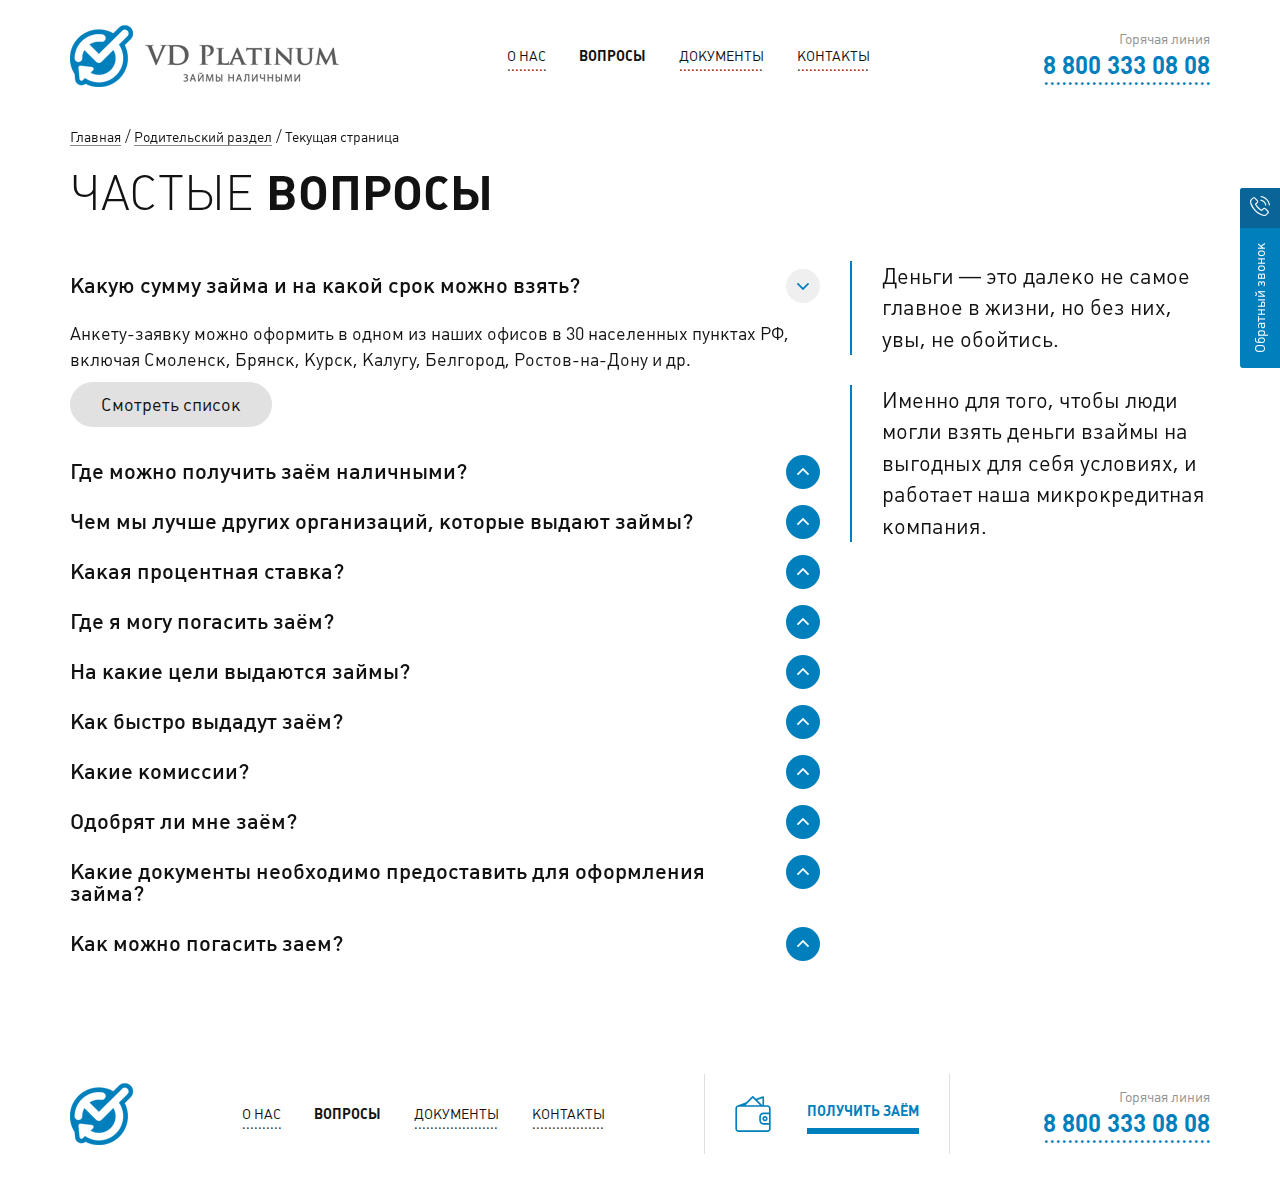
<file: faq.html>
<!DOCTYPE html>
<html lang="ru">
  <head>
    <meta charset="UTF-8">
    <meta name="author" content="adorazel.online">
    <meta name="copyright" content="wizart.pro">
    <meta robots="noindex, nofollow">
    <title>Вопросы</title>
    <meta name="viewport" content="width=device-width, initial-scale=1.0">
    <link rel="apple-touch-icon" sizes="57x57" href="/meta/apple-icon-57x57.png">
    <link rel="apple-touch-icon" sizes="60x60" href="/meta/apple-icon-60x60.png">
    <link rel="apple-touch-icon" sizes="72x72" href="/meta/apple-icon-72x72.png">
    <link rel="apple-touch-icon" sizes="76x76" href="/meta/apple-icon-76x76.png">
    <link rel="apple-touch-icon" sizes="114x114" href="/meta/apple-icon-114x114.png">
    <link rel="apple-touch-icon" sizes="120x120" href="/meta/apple-icon-120x120.png">
    <link rel="apple-touch-icon" sizes="144x144" href="/meta/apple-icon-144x144.png">
    <link rel="apple-touch-icon" sizes="152x152" href="/meta/apple-icon-152x152.png">
    <link rel="apple-touch-icon" sizes="180x180" href="/meta/apple-icon-180x180.png">
    <link rel="icon" type="image/png" sizes="192x192" href="/meta/android-icon-192x192.png">
    <link rel="icon" type="image/png" sizes="32x32" href="/meta/favicon-32x32.png">
    <link rel="icon" type="image/png" sizes="96x96" href="/meta/favicon-96x96.png">
    <link rel="icon" type="image/png" sizes="16x16" href="/meta/favicon-16x16.png">
    <link rel="manifest" href="/meta/manifest.json">
    <meta name="msapplication-TileColor" content="#ffffff">
    <meta name="msapplication-TileImage" content="/meta/ms-icon-144x144.png">
    <meta name="theme-color" content="#ffffff">
    <link rel="icon" type="image/x-icon" href="favicon.ico">
    <link rel="stylesheet" href="/css/libs.css">
    <link rel="stylesheet" href="/css/style.css">
  </head>
  <body>
    <header class="header sticky header-sticky">
      <div class="container">
        <div class="flex-row aic jsb">
          <div class="flex-item logo"><a class="img-wrap" href="/"><img src="img/logo.png"></a>
            <button class="menu-trigger transparent-btn visible-xs-inline-block visible-sm-inline-block" id="menuTrigger" type="button">
              <svg class="icon">
                <use xlink:href="#i_menu"></use>
              </svg>
            </button>
          </div>
          <nav class="flex-item menu-wrap" id="menuWrap">
            <ul class="list-inline mb-0">
                  <li><a href=""><span class="text">О нас</span></a></li>
                  <li class="active"><a href=""><span class="text">Вопросы</span></a></li>
                  <li><a href=""><span class="text">Документы</span></a></li>
                  <li><a href=""><span class="text">Контакты</span></a></li>
            </ul>
            <button class="close-btn transparent-btn hidden-md hidden-lg" id="menuCloser" type="button"><span class="text">×</span></button>
          </nav>
          <div class="flex-item phone hidden-xs"><span class="small-text">Горячая линия</span><br><a href="tel:+78003330808"><span class="text">8 800 333 08 08</span></a></div>
        </div>
      </div>
    </header>
    <aside class="aside-sticky hidden-xs">
      <div class="popup public-popup aside-form">
        <button class="aside-label transparent-btn" id="asideTrigger" type="button"><span class="text">Обратный звонок</span><span class="icon-wrap">
            <svg class="icon">
              <use xlink:href="#i_phone"></use>
            </svg></span></button>
        <form>
          <div class="form-group">
            <input class="form-control" type="text" name="name" placeholder="Имя" required>
          </div>
          <div class="form-group mb-30">
            <input class="form-control" type="text" name="phone" placeholder="Телефон: +7" required>
          </div>
          <div class="mb-10">
            <button class="common-btn main-btn" type="submit"><span class="text text-center">Отправить<br>заявку</span></button>
          </div>
        </form>
      </div>
    </aside>
    <section class="mobile-buttons visible-xs">
      <div class="container text-center">
        <div class="flex-row aic jsb narrow-row top-row">
          <div class="flex-item col-xs-6 get-loan">
            <svg class="icon">
              <use xlink:href="#i_valet"></use>
            </svg><span class="text">Получить заём</span>
          </div>
          <div class="flex-item col-xs-6 phone"><span class="small-text">Горячая линия</span><br><a href="tel:+78003330808"><span class="text">8 800 333 08 08</span></a></div>
        </div>
      </div>
    </section>
    <section class="docs-main">
      <div class="container">
        <div class="mb-15 hidden-xs">
          <nav class="breadcrumbs">
            <ul class="list-inline">
                  <li><a href=""><span class="text">Главная</span></a></li>
                  <li><a href=""><span class="text">Родительский раздел</span></a></li>
              <li><span class="current">Текущая страница</span></li>
            </ul>
          </nav>
        </div>
        <h1 class="main-title ttu">Частые <strong>вопросы</strong></h1>
        <div class="row">
          <div class="col-xs-12 col-md-8">
            <div class="faq-accordion accordion mb-30" id="faqAccordion">
                  <h3 class="accordion-title">Какую сумму займа и на какой срок можно взять?</h3>
                  <div class="accordion-body">
                    <p>Анкету-заявку можно оформить в одном из наших офисов в 30 населенных пунктах РФ, включая Смоленск, Брянск, Курск, Калугу, Белгород, Ростов-на-Дону и др.</p>
                    <p><a class="common-btn gray-rounded-btn"><span class="text">Смотреть список</span></a></p>
                  </div>
                  <h3 class="accordion-title">Где можно получить заём наличными?</h3>
                  <div class="accordion-body">
                    <p>Анкету-заявку можно оформить в одном из наших офисов в 30 населенных пунктах РФ, включая Смоленск, Брянск, Курск, Калугу, Белгород, Ростов-на-Дону и др.</p>
                    <p><a class="common-btn gray-rounded-btn"><span class="text">Смотреть список</span></a></p>
                  </div>
                  <h3 class="accordion-title">Чем мы лучше других организаций, которые выдают займы?</h3>
                  <div class="accordion-body">
                    <p>Анкету-заявку можно оформить в одном из наших офисов в 30 населенных пунктах РФ, включая Смоленск, Брянск, Курск, Калугу, Белгород, Ростов-на-Дону и др.</p>
                    <p><a class="common-btn gray-rounded-btn"><span class="text">Смотреть список</span></a></p>
                  </div>
                  <h3 class="accordion-title">Какая процентная ставка?</h3>
                  <div class="accordion-body">
                    <p>Анкету-заявку можно оформить в одном из наших офисов в 30 населенных пунктах РФ, включая Смоленск, Брянск, Курск, Калугу, Белгород, Ростов-на-Дону и др.</p>
                    <p><a class="common-btn gray-rounded-btn"><span class="text">Смотреть список</span></a></p>
                  </div>
                  <h3 class="accordion-title">Где я могу погасить заём?</h3>
                  <div class="accordion-body">
                    <p>Анкету-заявку можно оформить в одном из наших офисов в 30 населенных пунктах РФ, включая Смоленск, Брянск, Курск, Калугу, Белгород, Ростов-на-Дону и др.</p>
                    <p><a class="common-btn gray-rounded-btn"><span class="text">Смотреть список</span></a></p>
                  </div>
                  <h3 class="accordion-title">На какие цели выдаются займы?</h3>
                  <div class="accordion-body">
                    <p>Анкету-заявку можно оформить в одном из наших офисов в 30 населенных пунктах РФ, включая Смоленск, Брянск, Курск, Калугу, Белгород, Ростов-на-Дону и др.</p>
                    <p><a class="common-btn gray-rounded-btn"><span class="text">Смотреть список</span></a></p>
                  </div>
                  <h3 class="accordion-title">Как быстро выдадут заём?</h3>
                  <div class="accordion-body">
                    <p>Анкету-заявку можно оформить в одном из наших офисов в 30 населенных пунктах РФ, включая Смоленск, Брянск, Курск, Калугу, Белгород, Ростов-на-Дону и др.</p>
                    <p><a class="common-btn gray-rounded-btn"><span class="text">Смотреть список</span></a></p>
                  </div>
                  <h3 class="accordion-title">Какие комиссии?</h3>
                  <div class="accordion-body">
                    <p>Анкету-заявку можно оформить в одном из наших офисов в 30 населенных пунктах РФ, включая Смоленск, Брянск, Курск, Калугу, Белгород, Ростов-на-Дону и др.</p>
                    <p><a class="common-btn gray-rounded-btn"><span class="text">Смотреть список</span></a></p>
                  </div>
                  <h3 class="accordion-title">Одобрят ли мне заём?</h3>
                  <div class="accordion-body">
                    <p>Анкету-заявку можно оформить в одном из наших офисов в 30 населенных пунктах РФ, включая Смоленск, Брянск, Курск, Калугу, Белгород, Ростов-на-Дону и др.</p>
                    <p><a class="common-btn gray-rounded-btn"><span class="text">Смотреть список</span></a></p>
                  </div>
                  <h3 class="accordion-title">Какие документы необходимо предоставить для оформления займа?</h3>
                  <div class="accordion-body">
                    <p>Анкету-заявку можно оформить в одном из наших офисов в 30 населенных пунктах РФ, включая Смоленск, Брянск, Курск, Калугу, Белгород, Ростов-на-Дону и др.</p>
                    <p><a class="common-btn gray-rounded-btn"><span class="text">Смотреть список</span></a></p>
                  </div>
                  <h3 class="accordion-title">Как можно погасить заем?</h3>
                  <div class="accordion-body">
                    <p>Анкету-заявку можно оформить в одном из наших офисов в 30 населенных пунктах РФ, включая Смоленск, Брянск, Курск, Калугу, Белгород, Ростов-на-Дону и др.</p>
                    <p><a class="common-btn gray-rounded-btn"><span class="text">Смотреть список</span></a></p>
                  </div>
            </div>
          </div>
          <div class="col-xs-12 col-md-4">
            <div class="flex-row flex-wrap">
              <div class="col-xs-12 col-sm-6 col-md-12">
                <div class="aside-text mb-30">
                  <p>Деньги — это далеко не самое главное в жизни, но без них, увы, не обойтись.</p>
                </div>
              </div>
              <div class="col-xs-12 col-sm-6 col-md-12">
                <div class="aside-text mb-30">
                  <p>Именно для того, чтобы люди могли взять деньги взаймы на выгодных для себя условиях, и работает наша микрокредитная компания.</p>
                </div>
              </div>
            </div>
          </div>
        </div>
      </div>
    </section>
    <footer class="footer visible-md visible-lg">
      <div class="container">
        <div class="flex-row aic jsb">
          <div class="flex-item logo"><a class="img-wrap" href="/"><img src="img/logo_small.png"></a></div>
          <nav class="flex-item menu-wrap hidden-xs hidden-sm">
            <ul class="list-inline mb-0">
                  <li><a href=""><span class="text">О нас</span></a></li>
                  <li class="active"><a href=""><span class="text">Вопросы</span></a></li>
                  <li><a href=""><span class="text">Документы</span></a></li>
                  <li><a href=""><span class="text">Контакты</span></a></li>
            </ul>
          </nav>
          <div class="flex-item popup-btn-wrap">
            <button class="transparent-btn js-calc-scroll-trigger" type="button">
              <svg class="icon">
                <use xlink:href="#i_valet"></use>
              </svg><span class="text">Получить заём</span>
            </button>
          </div>
          <div class="flex-item phone hidden-xs"><span class="small-text">Горячая линия</span><br><a href="tel:+78003330808"><span class="text">8 800 333 08 08</span></a></div>
        </div>
      </div>
    </footer>
    <svg xmlns="http://www.w3.org/2000/svg" xmlns:xlink="http://www.w3.org/1999/xlink" hidden>
      <symbol id="i_menu" viewBox="0 0 448 512" xmlns="http://www.w3.org/2000/svg">
        <path d="M16 132h416c8.837 0 16-7.163 16-16V76c0-8.837-7.163-16-16-16H16C7.163 60 0 67.163 0 76v40c0 8.837 7.163 16 16 16zm0 160h416c8.837 0 16-7.163 16-16v-40c0-8.837-7.163-16-16-16H16c-8.837 0-16 7.163-16 16v40c0 8.837 7.163 16 16 16zm0 160h416c8.837 0 16-7.163 16-16v-40c0-8.837-7.163-16-16-16H16c-8.837 0-16 7.163-16 16v40c0 8.837 7.163 16 16 16z"></path>
      </symbol>
      <symbol id="i_phone" viewBox="0 0 473.8 473.8" xmlns="http://www.w3.org/2000/svg">
        <path d="M180.3,374.5c10.1-9.7,15.5-21.4,15.5-33.8c0-12.3-5.3-24.1-15.4-34.2l-31.5-31.6c1.4-2.6,2.7-5.2,4-7.7c1.8-3.6,3.5-7,5.3-9.9c18.8-29.6,43.3-56.5,75-82.3c15.8-12.5,29.1-20.9,42.6-27c7.5,8.2,15.3,15.8,22.8,23.2c2.8,2.8,5.7,5.6,8.5,8.4c21,21,48.2,21,69.2,0l27.3-27.3c3.1-3.1,6.3-6.3,9.5-9.3c6.2-6,12.6-12.3,18.6-18.8c9.6-9.7,14.7-21.3,14.7-33.5s-5.1-24-14.7-34c-0.1-0.1-0.1-0.1-0.2-0.2l-34.3-34C384.4,9.7,368.8,2.4,350.7,0.8c-29.2-2.4-56.4,6.2-74.2,12.8C232.8,29.8,192.3,54,148.9,90.1c-52.3,43.8-93.6,96.5-122.7,156.7c-10.9,23-23.8,53.7-26,88c-0.1,2.1-0.2,4.3-0.2,6.3c0,23.1,8.3,42.5,24.8,57.7c0.2,0.1,0.3,0.3,0.5,0.4c6.3,5.2,12,11.2,18.1,17.5c4.1,4.3,8.4,8.7,12.9,13c10.3,9.9,22.3,15.1,34.6,15.1c12.4,0,24.3-5.3,34.3-15.4L180.3,374.5z M75,410.3C75,410.2,74.9,410.2,75,410.3c-4.2-3.9-8-7.9-12.2-12.2c-6.2-6.5-12.7-13.1-20-19.3c-10.8-10.1-15.9-22-15.9-37.6c0-1.5,0-3.1,0.1-4.6c1.9-29.7,13.5-57.3,23.4-78C77.8,202,116.7,152.3,166,111c41.1-34.1,79.1-56.9,119.9-72c24.9-9.3,44.3-12.7,62.6-11.2c11.7,1,21.4,5.5,29.7,13.8l34.1,34.1c4.6,4.9,7.1,10.1,7.1,15.2c0,6.3-3.8,11.4-7,14.6c-0.1,0.1-0.2,0.2-0.3,0.3c-5.7,6.1-11.6,11.9-17.9,18c-3.2,3.1-6.4,6.3-9.7,9.5l-27.3,27.3c-10.6,10.6-20.4,10.6-31,0c-2.9-2.9-5.8-5.7-8.6-8.6c-8.6-8.4-16.6-16.4-24.4-25.1c-0.2-0.2-0.3-0.4-0.5-0.5c-8.6-8.6-17-7-22.7-5.2c-0.3,0.1-0.6,0.2-0.9,0.3c-17.2,7.1-33.4,17.1-52.7,32.3l-0.1,0.1c-34,27.6-60.5,56.7-80.8,88.8c-2.6,4.1-4.7,8.3-6.7,12.3c-1.8,3.6-3.5,7-5.3,9.9c-0.2,0.4-0.5,0.8-0.7,1.2c-1.7,3.4-2.5,6.6-2.5,9.9c0,8.3,5.2,13.5,6.9,15.2l34.2,34.2c3.4,3.4,7.5,8.8,7.5,15.1c0,6.2-3.9,11.3-7.3,14.4c-0.1,0.1-0.1,0.1-0.2,0.2l-55.1,55.1C96.1,420.5,85.6,420.5,75,410.3z M376.7,245.2c7.3,1.3,12.2,8.2,11,15.6c-5.4,31.7-20.4,60.6-43.3,83.5c-22.9,22.9-51.8,37.9-83.5,43.3c-7.4,1.2-14.4-3.7-15.6-11.1c-0.1-0.8-0.2-1.5-0.2-2.3c0-6.5,4.6-12.2,11.2-13.3c26.2-4.5,50-16.8,69-35.8s31.4-42.8,35.8-69C362.3,248.7,369.4,243.9,376.7,245.2z M249.4,462.3c-0.1-0.8-0.2-1.5-0.2-2.3c0-6.5,4.6-12.2,11.2-13.3c46.6-7.9,89.1-29.9,122.9-63.7c33.7-33.8,55.8-76.3,63.7-122.9c1.3-7.4,8.2-12.3,15.6-11.1c7.3,1.3,12.3,8.2,11,15.5c-8.9,52.2-33.5,99.7-71.3,137.5s-85.3,62.4-137.5,71.3C257.5,474.6,250.5,469.6,249.4,462.3z"></path>
      </symbol>
      <symbol id="i_doc_01" viewBox="0 0 480 480" xmlns="http://www.w3.org/2000/svg">
        <path d="M240,0C142.8,0,64,78.8,64,176c0,94.6,162.9,292.7,169.8,301.1c1.5,1.8,3.8,2.9,6.2,2.9s4.6-1.1,6.2-2.9C253.1,468.7,416,270.6,416,176C416,78.8,337.2,0,240,0z M240,459.3C209.9,421.7,80,255,80,176c0.1-88.3,71.7-159.9,160-160c88.3,0.1,159.9,71.7,160,160C400,255,270.1,421.7,240,459.3z M348.9,145.7l-104-80c-2.9-2.2-6.9-2.2-9.8,0l-104,80c-3.5,2.7-4.1,7.7-1.5,11.2c1.5,2,3.9,3.1,6.3,3.1h24v88c0,4.4,3.6,8,8,8h144c4.4,0,8-3.6,8-8v-88h24c4.4,0,8-3.6,8-8C352,149.5,350.8,147.2,348.9,145.7z M256,240h-32v-48h32V240z M312,144c-4.4,0-8,3.6-8,8v88h-32v-56c0-4.4-3.6-8-8-8h-48c-4.4,0-8,3.6-8,8v56h-32v-88c0-4.4-3.6-8-8-8h-8.5L240,82.1l80.5,61.9H312z"></path>
      </symbol>
      <symbol id="i_doc_02" viewBox="0 0 496 496" xmlns="http://www.w3.org/2000/svg">
        <path d="M194.1,301.9h219.7V2.1H194.1V301.9z M205.9,288V16v-2.1h2.1h192h2.1V16v272v2.1H400H208h-2.1V288z M288,354.1h2.1V352v-29.9h11.7v43.7H82.1V66.1h91.7v11.7H96h-2.1V80v272v2.1H96H288z M339.2,114.5l-4.3-0.4l2.9-3.2c7.8-8.5,12.1-19.5,12.1-30.9c0-25.3-20.6-45.9-45.9-45.9c-25.3,0-45.9,20.6-45.9,45.9c0,11.4,4.3,22.4,12.1,30.9l2.9,3.2l-4.3,0.4c-9.4,0.8-18.2,5.1-24.6,12c-6.5,7-10.1,16.1-10.1,25.6v53.9h139.7V152c0-9.5-3.6-18.6-10.1-25.6C357.4,119.5,348.6,115.3,339.2,114.5z M269.9,80c0-18.8,15.3-34.1,34.1-34.1s34.1,15.3,34.1,34.1s-15.3,34.1-34.1,34.1S269.9,98.8,269.9,80z M362.1,192v2.1H360H248h-2.1V192v-40c0-14.4,11.7-26.1,26.1-26.1h64c14.4,0,26.1,11.7,26.1,26.1V192z M234.1,226.1h11.7v11.7h-11.7V226.1z M373.9,237.9H266.1v-11.7h107.7V237.9z M373.9,269.9h-11.7v-11.7h11.7V269.9z M341.9,269.9H234.1v-11.7h107.7V269.9z M128,146.1h45.9v11.7h-59.7V98.1h59.7v11.7H128h-2.1v2.1v32v2.1H128z M114.1,178.1h59.7v11.7h-59.7V178.1z M114.1,210.1h59.7v11.7h-59.7V210.1z M114.1,274.1h11.7v11.7h-11.7V274.1z M146.1,274.1h27.7v11.7h-27.7V274.1z M173.9,317.9h-59.7v-11.7h59.7V317.9z"></path>
      </symbol>
      <symbol id="i_doc_03" viewBox="0 0 60 60" xmlns="http://www.w3.org/2000/svg">
        <path d="M4.1,13.3c-0.2,0.2-0.4,0.2-0.7,0.2c-0.3,0-0.6-0.1-0.8-0.3c-0.4-0.4-0.3-1,0.1-1.4c0.6-0.5,1.2-0.9,1.9-1.2c0.5-0.2,1.1,0,1.3,0.5c0.2,0.5,0,1.1-0.5,1.3C5,12.7,4.5,13,4.1,13.3z M9,11.9h2c0.6,0,1-0.4,1-1s-0.4-1-1-1H9c-0.6,0-1,0.4-1,1S8.4,11.9,9,11.9z M15,11.9h2c0.6,0,1-0.4,1-1s-0.4-1-1-1h-2c-0.6,0-1,0.4-1,1S14.4,11.9,15,11.9z M11,23.9H9c-0.6,0-1,0.4-1,1s0.4,1,1,1h2c0.6,0,1-0.4,1-1S11.6,23.9,11,23.9z M23,23.9h-2c-0.6,0-1,0.4-1,1s0.4,1,1,1h2c0.6,0,1-0.4,1-1S23.6,23.9,23,23.9z M17,23.9h-2c-0.6,0-1,0.4-1,1s0.4,1,1,1h2c0.6,0,1-0.4,1-1S17.6,23.9,17,23.9z M5.5,23.3c-0.5-0.2-1-0.5-1.4-0.9c-0.4-0.4-1-0.3-1.4,0.1c-0.4,0.4-0.3,1,0.1,1.4c0.6,0.5,1.2,0.9,1.9,1.2c0.1,0.1,0.3,0.1,0.4,0.1c0.4,0,0.7-0.2,0.9-0.6C6.2,24.2,6,23.6,5.5,23.3z M29,23.9h-2c-0.6,0-1,0.4-1,1s0.4,1,1,1h2c0.6,0,1-0.4,1-1S29.6,23.9,29,23.9z M47,23.9h-2c-0.6,0-1,0.4-1,1s0.4,1,1,1h2c0.6,0,1-0.4,1-1S47.6,23.9,47,23.9z M53,23.9h-2c-0.6,0-1,0.4-1,1s0.4,1,1,1h2c0.6,0,1-0.4,1-1S53.6,23.9,53,23.9z M35,23.9h-2c-0.6,0-1,0.4-1,1s0.4,1,1,1h2c0.6,0,1-0.4,1-1S35.6,23.9,35,23.9z M41,23.9h-2c-0.6,0-1,0.4-1,1s0.4,1,1,1h2c0.6,0,1-0.4,1-1S41.6,23.9,41,23.9z M5.5,53.3c-0.5-0.2-1-0.5-1.4-0.9c-0.4-0.4-1-0.3-1.4,0.1c-0.4,0.4-0.3,1,0.1,1.4c0.6,0.5,1.2,0.9,1.9,1.2c0.1,0.1,0.3,0.1,0.4,0.1c0.4,0,0.7-0.2,0.9-0.6C6.2,54.2,6,53.6,5.5,53.3z M17,53.9h-2c-0.6,0-1,0.4-1,1s0.4,1,1,1h2c0.6,0,1-0.4,1-1S17.6,53.9,17,53.9z M11,53.9H9c-0.6,0-1,0.4-1,1s0.4,1,1,1h2c0.6,0,1-0.4,1-1S11.6,53.9,11,53.9z M35,53.9h-2c-0.6,0-1,0.4-1,1s0.4,1,1,1h2c0.6,0,1-0.4,1-1S35.6,53.9,35,53.9z M38,54.9c0,0.6,0.4,1,1,1h2c0.6,0,1-0.4,1-1s-0.4-1-1-1h-2C38.4,53.9,38,54.3,38,54.9z M45,55.9h2c0.6,0,1-0.4,1-1s-0.4-1-1-1h-2c-0.6,0-1,0.4-1,1S44.4,55.9,45,55.9z M29,53.9h-2c-0.6,0-1,0.4-1,1s0.4,1,1,1h2c0.6,0,1-0.4,1-1S29.6,53.9,29,53.9z M51,55.9h2c0.6,0,1-0.4,1-1s-0.4-1-1-1h-2c-0.6,0-1,0.4-1,1S50.4,55.9,51,55.9z M23,53.9h-2c-0.6,0-1,0.4-1,1s0.4,1,1,1h2c0.6,0,1-0.4,1-1S23.6,53.9,23,53.9z M48,34.9c2.2,0,4,1.8,4,4s-1.8,4-4,4s-4-1.8-4-4C44,36.7,45.8,34.9,48,34.9z M46,38.9c0,1.1,0.9,2,2,2s2-0.9,2-2s-0.9-2-2-2S46,37.8,46,38.9z M60,5.9v14v2v10v14v14H7.2c-3.9,0-7.2-3.2-7.2-7.2V13.9c0-4.4,3.6-8,8-8h16.8l5.4-5.4c0.4-0.4,1.2-0.4,1.6,0l2,2l2-2c0.4-0.4,1.2-0.4,1.6,0l5.4,5.4L60,5.9z M35.3,3.9L35.3,3.9l-16,16h5.4L35.9,8.6c0.4-0.4,1.1-0.4,1.5,0l11.3,11.3h5.4l-14-14l-3.4-3.4L35.3,3.9z M36.7,10.7l-9.2,9.2h18.4L36.7,10.7z M27.6,5.9l-14,14h2.9l16-16L31,2.5L27.6,5.9z M2,13.9c0,3.3,2.7,6,6,6h2.8l9.3-9.3c0.1-0.3,0.3-0.5,0.6-0.6l2.1-2.1H8C4.7,7.9,2,10.6,2,13.9z M58,33.9H47c-2.8,0-5,2.2-5,5s2.2,5,5,5h11V33.9z M58,21.9h-2.1h-2.8h-5H25.3h-5h-2.8h-2.9h-2.8H8c-0.3,0-0.6,0-0.9,0c-0.1,0-0.2,0-0.3,0c-0.2,0-0.4-0.1-0.6-0.1c-0.1,0-0.2-0.1-0.3-0.1c-0.2,0-0.3-0.1-0.5-0.1c-0.1,0-0.2-0.1-0.3-0.1c-0.1-0.1-0.3-0.1-0.4-0.2c-0.1,0-0.2-0.1-0.3-0.2C4.3,21,4.2,20.9,4,20.8c-0.1-0.1-0.2-0.1-0.3-0.2c-0.1-0.1-0.3-0.2-0.4-0.2c-0.1-0.1-0.2-0.1-0.3-0.2C3,20.1,2.8,20,2.7,19.9c-0.1-0.1-0.2-0.2-0.3-0.2c-0.1-0.1-0.2-0.2-0.3-0.3c0,0.1,0,0.1,0,0.2c0.1,0.4,0,0.7-0.2,1v27.4c0,0.6,0.1,1.1,0.2,1.7c0.1,0.4,0,0.7-0.2,1v2.2c0,2.8,2.3,5.2,5.2,5.2H58v-2h-1c-0.6,0-1-0.4-1-1s0.4-1,1-1h1v-8H47c-3.9,0-7-3.1-7-7s3.1-7,7-7h11v-6h-1c-0.6,0-1-0.4-1-1s0.4-1,1-1h1V21.9z M58,19.9v-12H44.9l2,2c0,0,0,0,0,0h2c0.6,0,1,0.4,1,1s-0.4,1-1,1h-0.1l8,8H58z M55,9.9h-2c-0.6,0-1,0.4-1,1s0.4,1,1,1h2c0.6,0,1-0.4,1-1S55.6,9.9,55,9.9z"></path>
      </symbol>
      <symbol id="i_loans_01" viewBox="0 0 60 60" xmlns="http://www.w3.org/2000/svg">
        <path d="M31.6,38c1-0.1,2-0.6,2.6-1.5l9.4-12.9c0.3-0.4,0.2-0.9-0.1-1.3c-0.3-0.3-0.9-0.4-1.3-0.1l-12.9,9.4c-0.8,0.6-1.4,1.6-1.5,2.6s0.3,2.1,1,2.8c0.7,0.7,1.6,1,2.5,1C31.4,38,31.5,38,31.6,38z M29.8,34.3c0-0.5,0.3-0.9,0.6-1.1l7.9-5.7l-5.7,7.9c-0.3,0.4-0.7,0.6-1.1,0.6c-0.5,0-0.9-0.1-1.2-0.5C29.9,35.2,29.8,34.8,29.8,34.3z M54,19.6C54,19.5,54,19.5,54,19.6c0-0.1-0.1-0.1-0.1-0.1c-1-1.7-2.2-3.3-3.6-4.8l2.1-2.1l1.4,1.4l4.2-4.2L54,5.4l-4.2,4.2l1.4,1.4L49,13.2c-1.5-1.4-3.1-2.6-4.8-3.6c0,0,0,0,0,0c0,0,0,0-0.1,0c-3.1-1.8-6.6-3-10.3-3.4V5h1.5c1.4,0,2.5-1.1,2.5-2.5S36.7,0,35.3,0h-9c-1.4,0-2.5,1.1-2.5,2.5S24.9,5,26.3,5h1.5v1.2c-1.1,0.1-2.2,0.3-3.2,0.5c-0.5,0.1-0.9,0.7-0.8,1.2c0.1,0.5,0.7,0.9,1.2,0.8c0.9-0.2,1.8-0.4,2.8-0.5l1.1-0.1c0.3,0,0.6,0,0.9-0.1v2c0,0.6,0.4,1,1,1s1-0.4,1-1V8c3.8,0.2,7.3,1.2,10.5,2.8l-1,1.7c-0.3,0.5-0.1,1.1,0.4,1.4c0.2,0.1,0.3,0.1,0.5,0.1c0.3,0,0.7-0.2,0.9-0.5l1-1.7c3.1,2,5.8,4.6,7.8,7.8l-1.7,1c-0.5,0.3-0.6,0.9-0.4,1.4c0.2,0.3,0.5,0.5,0.9,0.5c0.2,0,0.3,0,0.5-0.1l1.7-1c1.7,3.2,2.7,6.8,2.8,10.6h-2c-0.6,0-1,0.4-1,1s0.4,1,1,1h2c-0.2,3.8-1.2,7.4-2.8,10.6l-1.7-1c-0.5-0.3-1.1-0.1-1.4,0.4c-0.3,0.5-0.1,1.1,0.4,1.4l1.7,1c-2,3.1-4.6,5.8-7.8,7.8l-1-1.7c-0.3-0.5-0.9-0.6-1.4-0.4c-0.5,0.3-0.6,0.9-0.4,1.4l1,1.7c-3.2,1.7-6.7,2.7-10.5,2.8v-2c0-0.6-0.4-1-1-1s-1,0.4-1,1v2c-1.6-0.1-3.2-0.3-4.8-0.6c-0.5-0.1-1.1,0.2-1.2,0.8c-0.1,0.5,0.2,1.1,0.8,1.2c2,0.5,4,0.7,6.1,0.7c0,0,0.1,0,0.1,0c0,0,0,0,0,0c0,0,0,0,0,0c4.8,0,9.3-1.3,13.2-3.6c0,0,0.1,0,0.1,0c0,0,0,0,0,0c4-2.4,7.4-5.7,9.8-9.8c0,0,0,0,0.1-0.1c0,0,0,0,0-0.1c2.3-4,3.6-8.5,3.6-13.4S56.3,23.5,54,19.6z M54,8.3l1.4,1.4L54,11.1l-1.4-1.4L54,8.3z M29.8,6V3h-3.5c-0.3,0-0.5-0.2-0.5-0.5S26,2,26.3,2h9c0.3,0,0.5,0.2,0.5,0.5S35.6,3,35.3,3h-3.5v3c-0.3,0-0.7,0-1,0c0,0-0.1,0-0.1,0c0,0,0,0-0.1,0c-0.2,0-0.3,0-0.5,0C30,6,29.9,6,29.8,6z M22.8,15c0,0.6-0.4,1-1,1h-5c-0.6,0-1-0.4-1-1s0.4-1,1-1h5C22.3,14,22.8,14.4,22.8,15z M22.8,22c0,0.6-0.4,1-1,1h-10c-0.6,0-1-0.4-1-1s0.4-1,1-1h10C22.3,21,22.8,21.4,22.8,22z M22.8,29c0,0.6-0.4,1-1,1h-15c-0.6,0-1-0.4-1-1s0.4-1,1-1h15C22.3,28,22.8,28.4,22.8,29z M22.8,36c0,0.6-0.4,1-1,1h-19c-0.6,0-1-0.4-1-1s0.4-1,1-1h19C22.3,35,22.8,35.4,22.8,36z M22.8,43c0,0.6-0.4,1-1,1h-13c-0.6,0-1-0.4-1-1s0.4-1,1-1h13C22.3,42,22.8,42.4,22.8,43z M22.8,50c0,0.6-0.4,1-1,1h-7c-0.6,0-1-0.4-1-1s0.4-1,1-1h7C22.3,49,22.8,49.4,22.8,50z"></path>
      </symbol>
      <symbol id="i_loans_02" viewBox="0 0 512 512" xmlns="http://www.w3.org/2000/svg">
        <path d="M472,339c0,21.3-5.2,42.3-15.2,61c-1.8,3.4-5.3,5.3-8.8,5.3c-1.6,0-3.2-0.4-4.7-1.2c-4.9-2.6-6.7-8.6-4.1-13.5C447.6,374.8,452,357,452,339c0-42-24.5-81-62.4-99.2c-5-2.4-7.1-8.4-4.7-13.3c2.4-5,8.4-7.1,13.3-4.7c21.8,10.5,40.2,26.7,53.2,47.1C464.9,289.8,472,314,472,339z M357.7,209l-0.7,0c-5.5,0-10,4.5-10,10s4.5,10,10,10l0.6,0c0,0,0,0,0,0c5.5,0,10-4.4,10-10C367.7,213.5,363.2,209,357.7,209z M294.4,438.2C256.5,420,232,381,232,339c0-18,4.4-35.8,12.8-51.6c2.6-4.9,0.7-10.9-4.1-13.5c-4.9-2.6-10.9-0.7-13.5,4.1c-9.9,18.6-15.2,39.7-15.2,61c0,25,7.1,49.2,20.5,70.1c13.1,20.4,31.5,36.6,53.2,47.1c1.4,0.7,2.9,1,4.3,1c3.7,0,7.3-2.1,9-5.7C301.5,446.6,299.4,440.6,294.4,438.2z M327,449l-0.6,0c-5.5,0-10,4.4-10,10c0,5.5,4.4,10,10,10l0.7,0c5.5,0,10-4.5,10-10S332.5,449,327,449z M512,339c0,93.7-76.3,170-170,170c-48.9,0-93.1-20.8-124.2-54H100c-25.4,0-46-20.6-46-46c0-14.6,6.8-27.6,17.4-36C60.8,364.6,54,351.6,54,337s6.8-27.6,17.4-36C60.8,292.6,54,279.6,54,265c0-14.6,6.8-27.6,17.4-36C60.8,220.6,54,207.6,54,193c0-25.4,20.6-46,46-46h26.1c-5.1-7.4-8.1-16.4-8.1-26s3-18.6,8.1-26H46C20.6,95,0,74.4,0,49S20.6,3,46,3h245c25.4,0,46,20.6,46,46c0,9.6-3,18.6-8.1,26H409c25.4,0,46,20.6,46,46s-20.6,46-46,46h-26c1.7,2.5,3.2,5.3,4.4,8.2C459.2,195.1,512,261,512,339z M164,95c-14.3,0-26,11.7-26,26s11.7,26,26,26h181h64c14.3,0,26-11.7,26-26s-11.7-26-26-26H164z M291,75c14.3,0,26-11.7,26-26s-11.7-26-26-26H46c-14.3,0-26,11.7-26,26s11.7,26,26,26H291z M74,193c0,14.3,11.7,26,26,26h121.7c30.8-30.9,73.4-50,120.3-50c4.8,0,9.6,0.2,14.3,0.6c-3.5-1.7-7.3-2.6-11.3-2.6H100C85.7,167,74,178.7,74,193z M74,265c0,14.3,11.7,26,26,26h78.9c5.6-18.9,14.4-36.4,25.7-52H100C85.7,239,74,250.7,74,265z M74,337c0,14.3,11.7,26,26,26h73.7c-1.1-7.8-1.7-15.9-1.7-24c0-9.5,0.8-18.9,2.3-28H100C85.7,311,74,322.7,74,337z M201.8,435c-10.8-15.7-18.9-33.2-24-52H100c-14.3,0-26,11.7-26,26s11.7,26,26,26H201.8z M492,339c0-82.7-67.3-150-150-150s-150,67.3-150,150s67.3,150,150,150S492,421.7,492,339z"></path>
      </symbol>
      <symbol id="i_loans_03" viewBox="0 0 201.4 201.4" xmlns="http://www.w3.org/2000/svg">
        <path d="M179.2,64.7c0,0,0-0.1,0-0.1c0-0.1,0-0.3-0.1-0.4c0-0.1,0-0.1,0-0.2c0-0.2-0.1-0.3-0.2-0.5c0-0.1-0.1-0.1-0.1-0.2c0-0.1-0.1-0.1-0.1-0.2L168.5,46c-0.6-1-1.7-1.7-2.9-1.7h-5.8l2.4-10.2c0.2-0.9,0.1-1.8-0.4-2.6c-0.5-0.8-1.2-1.3-2.1-1.5L129.1,23c-2.8-13.2-14.7-23-28.4-23c-9.2,0-18,4.5-23.4,11.9c-0.2,0.2-0.3,0.5-0.4,0.7l-38.4,4.5c-1.9,0.2-3.2,1.9-3,3.8l2.8,23.4h-2.4c-1.2,0-2.3,0.6-2.9,1.7L22.7,63.1c0,0.1-0.1,0.2-0.1,0.2c0,0,0,0.1,0,0.1c-0.1,0.2-0.1,0.4-0.2,0.6c0,0,0,0.1,0,0.1c0,0.2-0.1,0.3-0.1,0.5c0,0,0,0,0,0.1l-6.8,133.1c0,0.9,0.3,1.8,0.9,2.5c0.6,0.7,1.5,1.1,2.5,1.1h163.8c0.9,0,1.8-0.4,2.5-1.1c0.6-0.7,1-1.6,0.9-2.5L179.2,64.7z M68.5,51.9l48.3-11.6l5.1,21.1H70.8L68.5,51.9z M163.6,51.2l6.1,10.2h-14l2.4-10.2H163.6z M148.7,61.4H129l-6.3-26.1c-0.2-0.9-0.8-1.6-1.5-2.1c-0.8-0.5-1.7-0.6-2.6-0.4l-5.6,1.3l1.8-7.6l39.9,9.3L148.7,61.4z M100.7,6.8c9.3,0,17.5,5.9,20.7,14.3l-8.4-2c-0.9-0.2-1.8-0.1-2.6,0.4c-0.8,0.5-1.3,1.2-1.5,2.1L105.6,36l-3.5,0.8l-2.8-23.4c-0.1-0.9-0.6-1.7-1.3-2.3c-0.7-0.6-1.6-0.8-2.5-0.7l-8.4,1C91.1,8.5,95.8,6.8,100.7,6.8z M93,17.6l2.5,20.8l-31.9,7.7c-1.8,0.4-3,2.3-2.5,4.1l2.7,11.2H47.2l-4.5-37.9L93,17.6z M37.8,51.2h1.3l1.2,10.2h-8.7L37.8,51.2z M22.4,194.6l6.5-126.3h143.7l6.5,126.3H22.4z M126.3,75.1c-5.6,0-10.2,4.6-10.2,10.2c0,4.4,2.9,8.2,6.8,9.6v12.5c0,12.2-10,22.2-22.2,22.2s-22.2-10-22.2-22.2V95c4-1.4,6.8-5.2,6.8-9.6c0-5.6-4.6-10.2-10.2-10.2c-5.6,0-10.2,4.6-10.2,10.2c0,4.4,2.9,8.2,6.8,9.6v12.5c0,16,13,29,29,29s29-13,29-29V95c4-1.4,6.8-5.2,6.8-9.6C136.5,79.7,131.9,75.1,126.3,75.1z M75.1,81.9c1.9,0,3.4,1.5,3.4,3.4c0,0.6-0.2,1.2-0.5,1.7c-0.6-1-1.7-1.7-2.9-1.7c-1.3,0-2.3,0.7-2.9,1.7c-0.3-0.5-0.5-1.1-0.5-1.7C71.7,83.5,73.2,81.9,75.1,81.9z M129.2,87c-0.6-1-1.7-1.7-2.9-1.7H126c-1.2,0-2.2,0.6-2.8,1.5c-0.2-0.4-0.3-0.9-0.3-1.5c0-1.9,1.5-3.4,3.4-3.4s3.4,1.5,3.4,3.4C129.7,86,129.5,86.5,129.2,87z"></path>
      </symbol>
      <symbol id="i_loans_04" viewBox="0 0 512 512" xmlns="http://www.w3.org/2000/svg">
        <path d="M510.4,53c-0.1-4.3-3.6-7.8-7.9-7.9l-53.1-1.6c-2.6-0.1-5,1.1-6.6,3.1c-1.6,2-2.2,4.7-1.5,7.2l4.4,16.5l-16.5-4.4c-2.8-0.8-5.8,0.1-7.9,2.1c-2.1,2.1-2.9,5.1-2.1,7.9l4.4,16.5l-16.5-4.4c-2.8-0.8-5.8,0.1-7.9,2.1c-2.1,2.1-2.9,5.1-2.1,7.9l4.4,16.5l-16.5-4.4c-2.8-0.8-5.8,0-7.9,2.1l-23.1,23.1c-2.1,2.1-2.9,5.1-2.1,7.9l4.4,16.5l-16.5-4.4c-2.8-0.8-5.8,0.1-7.9,2.1L300.2,189c-4.1-4-8.2-8-12.3-12c-13-12.6-26.1-25.3-38.5-38.5c-5.4-5.7-12.5-11.2-19.6-14.7c-5.3-2.7-12-4.1-18.9-4.1c-0.3,0-0.6,0-1,0.1c-18.4,2.2-30.2,14.8-40.5,25.9c-2,2.1-3.8,4.1-5.8,6.1c-3.2,3.2-3.1,8.4,0.1,11.5c3.2,3.2,8.4,3.1,11.5-0.1c2.1-2.1,4.1-4.3,6.1-6.4c9.1-9.8,17.8-19.1,30-20.8c4.1,0.1,8.2,0.9,11.1,2.4c5,2.5,9.1,6.3,13.4,9.8c1.7,1.4,3.1,3.1,4.7,4.7c11.7,12.2,23.8,24,35.9,35.8c5.2,5.1,10.4,10.1,15.5,15.1c0.4,1.1,1,2.1,1.9,3l27.7,27.7c4.7,4.7,8.7,9.5,10.1,16c1.1,4.8,0.7,9.8-1.1,14.3l-5.3,8c-37.1,39-73.4,74.7-111.9,112.6c-5.2,5.1-10.3,10.2-15.5,15.3c-3.2,3.2-3.3,8.3-0.1,11.5c1.6,1.6,3.7,2.4,5.8,2.4c2.1,0,4.1-0.8,5.7-2.3c5.2-5.1,10.3-10.2,15.5-15.3c37.8-37.2,284.7-285,284.7-285c1.6-1.6,2.5-3.8,2.4-6L510.4,53z M333.3,223.1c-7-7.8-14.3-15.3-21.5-22.7l28.4-28.4l25.6,6.9c2.8,0.8,5.8,0,7.9-2.1c2.1-2.1,2.9-5.1,2.1-7.9l-6.9-25.6l16.4-16.4l25.6,6.9c2.8,0.8,5.8,0,7.9-2.1c2.1-2.1,2.9-5.1,2.1-7.9l-4.4-16.5l16.5,4.4c2.8,0.8,5.8,0,7.9-2.1c2.1-2.1,2.9-5.1,2.1-7.9l-4.4-16.5l16.5,4.4c2.8,0.8,5.8,0,7.9-2.1c2.1-2.1,2.9-5.1,2.1-7.9l-5.2-19.5l34.5,1.1l0.2,6.1L336,225.8L333.3,223.1z M348.4,250.3c-0.4-2.8-1-5.6-1.9-8.2c-0.3-0.9-0.6-1.9-0.9-2.8L495.2,89.7l0.4,13.4L348.4,250.3z M182.7,427.8c3.1,3.3,3,8.4-0.3,11.5c-2.4,2.3-4.7,4.7-7.1,7.3c-6.8,7.3-13.9,14.8-24.1,19.5c-0.1,0.1-0.2,0.1-0.3,0.1c-13.7,5.5-33.3,0.9-43.6-9.4c-10.9-10.9-22-21.7-32.7-32.2c-21.3-20.8-43.3-42.3-64.4-64.9c-0.1-0.1-0.1-0.1-0.2-0.2c-8.7-9.9-11.9-23.6-9-36.5c1-4.2,2.8-10.3,5.8-13.6c27.4-30.1,56-58,83.7-85c16.5-16.1,33.6-32.8,50.1-49.6c3.2-3.2,8.3-3.3,11.5-0.1c3.2,3.2,3.3,8.3,0.1,11.5c-16.7,17-33.8,33.7-50.4,49.9c-27.2,26.6-55.4,54-82.2,83.4c-3,3.3-3.7,10.9-3.4,15.1c0.4,5.1,2.3,10.2,5.8,14C43.1,371,64.9,392.3,86,413c10.5,10.3,21.5,21,32.2,31.7c3.2,2.1,6.5,4.9,10.1,6.2c1.7,0.6,3.1,0.7,4.8,0.8c6.4,0.2,11,0.4,16.5-3.4c5.2-3.5,9.5-8.2,13.7-12.8c2.5-2.6,5-5.3,7.7-7.9C174.4,424.4,179.6,424.5,182.7,427.8z M270.5,273.2c7.5,0,15-2.7,20.4-8c11.1-11.1,11.1-29.6,0-40.7c-11.1-11.1-29.6-11.1-40.7,0c-11.1,11.1-11.1,29.7,0,40.7C255.5,270.6,263,273.2,270.5,273.2z M261.7,236.1c4.8-4.8,12.8-4.8,17.6,0c4.8,4.8,4.8,12.9,0,17.6c-4.8,4.8-12.9,4.8-17.6,0C256.9,248.9,256.9,240.8,261.7,236.1z M173.4,211.7c-9.6,0-18.6,3.7-25.4,10.5L108.2,262c0,0,0,0,0,0s0,0,0,0l-39.8,39.8c-14,14-14,36.8,0,50.8l47.5,47.5c6.8,6.8,15.8,10.5,25.4,10.5c9.6,0,18.6-3.7,25.4-10.5l39.8-39.8c0,0,0,0,0,0c0,0,0,0,0,0l39.8-39.8c14-14,14-36.8,0-50.8l-47.5-47.5C192,215.5,183,211.7,173.4,211.7z M155.2,388.7c-3.7,3.7-8.6,5.7-13.9,5.7c-5.2,0-10.2-2-13.9-5.8l-47.5-47.5c-7.7-7.7-7.7-20.1,0-27.8l34-34l75.3,75.3L155.2,388.7z M234.8,309.1l-34,34l-75.3-75.3l34-34c3.7-3.7,8.6-5.7,13.9-5.7c5.2,0,10.2,2,13.9,5.8l47.5,47.5C242.5,289,242.5,301.4,234.8,309.1z"></path>
      </symbol>
      <symbol id="i_loans_05" viewBox="0 0 507.8 507.8" xmlns="http://www.w3.org/2000/svg">
        <path d="M474.5,310.6L342.1,178.1c10-17.4,15-36.9,15-56.4C357,59.6,305.8,8.4,243.7,8.4c-14.9,0-29.1,2.7-42.7,8.5C183.3,6.2,162.6,0,140.5,0C75.8,0,23,52.9,23,117.5c0,43.3,23.7,81.3,58.8,101.7v238.3c0,2.5,0.8,5,3.4,6.7l50.4,42c0.8,0.8,3.4,1.7,5,1.7c1.7,0,4.2-0.8,4.2-1.7l50.4-42c2.5-1.7,3.4-4.2,3.4-6.7v-16.8c0-2.5-0.8-4.2-2.5-5.9l-27.7-27.7l23.5-23.5c3.4-3.4,3.4-8.4,0-11.8l-23.5-23.5l6.7-6.7l134.3,135.1c6.7,5.9,14.3,9.2,22.7,10.1c0,0,0.8,0,1.7,0c8.4,0,15.9-2.5,21-8.4l121.7-122.5C488.8,344.1,487.1,323.1,474.5,310.6z M243.7,25.2c52.9,0,96.5,43.6,96.5,96.5c0,15.3-3.7,30.6-10.6,44.2c-10-8.5-22-13.5-34.7-15.6l-39.8-6c2-8.9,2.8-17.8,2.8-26.7c0-35.2-15.7-66.9-40.5-88.5C226,26.5,234.7,25.2,243.7,25.2z M39.7,117.5c0-55.4,45.3-100.7,100.7-100.7c55.4,0,100.7,45.3,100.7,100.7c0,8-0.8,16.1-3.1,24.1l-54-8.2c-11.9-1.3-23.3,1-32.5,7c-1.3-6.4-1.9-12.9-1.9-19.6c0-1.6,0-3.1,0-4.7c14-4,24.3-17,24.3-32.3c0-18.5-15.1-33.6-33.6-33.6s-33.6,15.1-33.6,33.6c0,15.6,10.8,28.8,25.3,32.5c-0.2,1.7-0.2,3.3-0.2,5.2c0,11.7,1.8,23.2,5.1,34.2c-3.7,6.5-5.7,14-5.7,21.8c-0.1,2.8,0.1,5.7,0.6,8.6l3.1,19.9l1.8,12C83.3,216.5,39.7,172,39.7,117.5z M152.3,95.8c1.2-4.9,2.8-9.7,4.8-14.3c0.1,0.8,0.2,1.6,0.2,2.4C157.3,88.6,155.3,92.8,152.3,95.8z M145.4,67.9c-5,10-8.5,20.7-10.7,31.8c-6.4-2.4-11.1-8.5-11.1-15.8c0-9.2,7.6-16.8,16.8-16.8C142.2,67.1,143.9,67.4,145.4,67.9z M174.9,377.7l-23.5,23.5c-3.4,3.4-3.4,8.4,0,11.8l31.1,31.1v9.2l-42,35.3l-42-35.3h0.8V231.7c5.1,2,10.4,3.6,15.9,4.9v201.6c0,5,3.4,8.4,8.4,8.4s8.4-4.2,8.4-8.4V238.9c2.7,0.2,5.4,0.3,8.1,0.3l8.6,57.1c0.2,1.4,0.5,2.7,0.8,4.1l0,0.1c1.7,10.9,5.9,21.8,12.6,31.1l-10.9,10.9c-3.4,3.4-3.4,8.4,0,11.8L174.9,377.7z M464.5,344.1L342.7,465.8c-2.5,2.5-5.9,3.4-10.1,3.4c-4.2,0-8.4-1.7-11.8-5L181.6,324.8c-8.4-8.4-14.3-19.3-15.9-31.1l-10.2-67c0.1-0.9,0.1-1.8,0.1-2.7l-5.8-40.4c10,16.1,24,29.9,41.2,39.8c-0.1,1-0.2,2.1-0.2,3.1c0,18.5,15.1,33.6,33.6,33.6s33.6-15.1,33.6-33.6S242.9,193,224.4,193c-10.9,0-20.6,5.3-26.7,13.3c-18.6-11.6-32.6-28.3-40.5-47.6c0,0,0.1-0.1,0.1-0.1c2-2,4.5-3.8,7.2-5.1c3.8-1.6,7.8-2.5,12.1-2.5c1.7,0,3.4,0,4.2,0l10.7,1.6l51.4,8.4c0.9,0,1.8-0.1,2.6-0.3l46,7c11.8,1.7,22.7,7.6,31.1,15.9l140.2,139.3C468.6,329,469.5,339.1,464.5,344.1z M236.3,238.4c-3,3.1-7.3,5-11.9,5c-7.5,0-13.8-5-16-11.7C217.4,235,226.8,237.3,236.3,238.4z M213.1,214.3c3-2.7,7-4.4,11.3-4.4c7.3,0,13.5,4.7,15.8,11.2C231,220.1,222,217.8,213.1,214.3z M393.1,363.4c3.4,3.4,3.4,8.4,0,11.8l-53.7,53.7c-1.7,1.7-3.4,2.5-5.9,2.5s-4.2-0.8-5.9-2.5c-3.4-3.4-3.4-8.4,0-11.8l53.7-53.7C384.7,360.1,389.8,360.1,393.1,363.4z M349.5,375.2l-35.3,36.1c-1.7,0.8-3.4,1.7-5.9,1.7s-4.2-0.8-5.9-2.5c-3.4-3.4-3.4-8.4,0-11.8l35.3-35.3c3.4-3.4,8.4-3.4,11.8,0S352.8,371.8,349.5,375.2z M342.7,333.2L289,386.9c-1.7,1.7-3.4,2.5-5.9,2.5s-4.2-0.8-5.9-2.5c-3.4-3.4-3.4-8.4,0-11.8l53.7-53.7c3.4-3.4,8.4-3.4,11.8,0C346.1,324.8,346.1,329.9,342.7,333.2z"></path>
      </symbol>
      <symbol id="i_valet" viewBox="0 0 438 438" xmlns="http://www.w3.org/2000/svg">
        <path d="M393.6,111.3h-39.6V13.2c-0.1-3.3-1.7-6.3-4.4-8.2c-2.7-1.9-6.1-2.3-9.2-1.3l-85.7,30.4L223.3,2.9c-3.9-3.9-10.2-3.9-14.1,0l-73.8,73.8l-99.9,35.8c-18.1,4.2-31,20.3-31.1,38.9v247.1c0,22,18.3,39.5,40.4,39.5h348.9c22,0,40.4-17.5,40.4-39.5V151.4C434,129.4,415.7,111.3,393.6,111.3z M334.1,27.3v84h-1.3l-62.1-61.6L334.1,27.3z M216.3,24l88.1,87.4H128.9L216.3,24z M100.7,111.3h-2.9l4.5-1.6L100.7,111.3z M393.6,418H44.8c-11,0-20.4-8.5-20.4-19.6V151.4c0-11,9.4-20.1,20.4-20.1h348.9c11,0,20.4,9.1,20.4,20.1v49.8h-69.4c-27.3-0.1-49.4,22-49.5,49.2v0.4V299c0,27.5,21.9,50.1,49.5,50.1H414v49.4C414,409.5,404.7,418,393.6,418z M414,221.2v107.9h-69.4c-16.5,0-29.5-13.6-29.5-30.1v-48.1c-0.2-16.2,12.8-29.5,29-29.7h0.5H414z M333.3,275.3c0,17.5,14.2,31.7,31.7,31.7s31.7-14.2,31.7-31.7c0-17.5-14.2-31.7-31.7-31.7S333.3,257.8,333.3,275.3z M365.1,263.6c6.5,0,11.7,5.3,11.7,11.7c0,6.5-5.3,11.7-11.7,11.7c-6.5,0-11.7-5.3-11.7-11.7C353.3,268.8,358.6,263.6,365.1,263.6z"></path>
      </symbol>
      <symbol id="i_btn_valet" viewBox="0 0 512 512" xmlns="http://www.w3.org/2000/svg">
        <path d="M346,346c0,5.5-4.5,10-10,10s-10-4.5-10-10s4.5-10,10-10S346,340.5,346,346z M120,166c5.5,0,10-4.5,10-10v-40c0-5.5-4.5-10-10-10s-10,4.5-10,10v40C110,161.5,114.5,166,120,166z M512,276v90c0,16.5-13.5,30-30,30h-10v26c0,27.6-22.4,50-50,50h-17c-4.6,22.8-24.8,40-49,40H50c-27.6,0-50-22.4-50-50V156c0-27.6,22.4-50,50-50h10V96c0-16.5,13.5-30,30-30h30V30c0-16.5,13.5-30,30-30h186c16.5,0,30,13.5,30,30v76h56c27.6,0,50,22.4,50,50v80C494.1,236,512,253.9,512,276z M472,256v40c11,0,20-9,20-20C492,265,483,256,472,256z M366,126v61c22.8,4.6,40,24.8,40,49v60h46V156c0-16.5-13.5-30-30-30H366z M140,66h130c16.5,0,30,13.5,30,30v90h46V30c0-5.5-4.5-10-10-10H150c-5.5,0-10,4.5-10,10V66z M280,186V96c0-5.5-4.5-10-10-10h-30v100H280z M220,186V86h-40v100H220z M80,186h80V86H90c-5.5,0-10,4.5-10,10V186z M20,156c0,18,15.6,30,32.1,30H60v-60H50C33.5,126,20,139.5,20,156z M386,462v-66h-70c-16.5,0-30-13.5-30-30v-40c0-16.5,13.5-30,30-30h70v-60c0-16.5-13.5-30-30-30H52.1c-12,0-23.2-4-32.1-10.6V462c0,16.5,13.5,30,30,30h306C372.5,492,386,478.5,386,462z M452,396h-46v56h16c16.5,0,30-13.5,30-30V396z M492,366v-55.4c-6,3.5-12.9,5.4-20,5.4H316c-5.5,0-10,4.5-10,10v40c0,5.5,4.5,10,10,10h166C487.5,376,492,371.5,492,366z M422,336h-46c-5.5,0-10,4.5-10,10s4.5,10,10,10h46c5.5,0,10-4.5,10-10S427.5,336,422,336z M103,353.4v-15.2h24.8v-76.4c3,0,9.9-0.1,20.9-0.2c11-0.2,18.3-0.2,21.8-0.2c40.3,0,60.5,15.5,60.5,46.5c0,13.7-5,24.7-14.9,33.1c-10,8.3-24.6,12.5-43.9,12.5h-24.5v24.5H188v15.2h-40.4v32.2h-19.9v-32.2H103v-15.2h24.8v-24.5H103z M210,309.2c0-19.5-12.5-29.2-37.6-29.2c-6.2,0-14.5,0.2-24.8,0.5v57.7h23.8c12.3,0,21.8-2.4,28.5-7.2C206.6,326.1,210,318.9,210,309.2L210,309.2z"></path>
      </symbol>
      <symbol id="i_history_01" viewBox="0 0 512 512" xmlns="http://www.w3.org/2000/svg">
        <path d="M494.6,2.8H142.9c-3.4,0-6.2,2.8-6.2,6.2c0,3.4,2.8,6.2,6.2,6.2h342.7h2.8V18v441.7v2.8h-2.8H43.9h-2.8v-2.8V384v-2.8h2.8h22.3H69v2.8v44.4c0,3.4,2.8,6.2,6.2,6.2h51.9c3.4,0,6.2-2.8,6.2-6.2s-2.8-6.2-6.2-6.2H84.2h-2.8v-2.8V384v-2.8h2.8H92c3.4,0,6.2-2.8,6.2-6.2v-90.7c0-3.4-2.8-6.2-6.2-6.2h-7.8h-2.8v-2.8v-72.7v-2.8h2.8H92c3.4,0,6.2-2.8,6.2-6.2v-90.7c0-3.4-2.8-6.2-6.2-6.2h-7.8h-2.8v-2.8V58.4v-2.8h2.8h361h2.8v2.8v48.7c0,3.4,2.8,6.2,6.2,6.2s6.2-2.8,6.2-6.2V49.3c0-3.4-2.8-6.2-6.2-6.2h-379c-3.4,0-6.2,2.8-6.2,6.2v44.4v2.8h-2.8H43.9h-2.8v-2.8V18v-2.8h2.8h67.5c3.4,0,6.2-2.8,6.2-6.2c0-3.4-2.8-6.2-6.2-6.2H34.9c-3.4,0-6.2,2.8-6.2,6.2v84.7v2.8h-2.8h-8.5c-3.4,0-6.2,2.8-6.2,6.2v90.7c0,3.4,2.8,6.2,6.2,6.2h8.5h2.8v2.8v72.7v2.8h-2.8h-8.5c-3.4,0-6.2,2.8-6.2,6.2V375c0,3.4,2.8,6.2,6.2,6.2h8.5h2.8v2.8v84.7c0,3.4,2.8,6.2,6.2,6.2h36.3h2.8v2.8V503c0,3.4,2.8,6.2,6.2,6.2H175c3.4,0,6.2-2.8,6.2-6.2v-25.3v-2.8h2.8h161.4h2.8v2.8V503c0,3.4,2.8,6.2,6.2,6.2h94.8c3.4,0,6.2-2.8,6.2-6.2v-25.3v-2.8h2.8h36.3c3.4,0,6.2-2.8,6.2-6.2V9C500.8,5.6,498,2.8,494.6,2.8z M26.4,187.3h-2.8v-2.8v0v-72.7v-2.8h2.8H83h2.8v2.8v72.7v2.8H83H26.4z M69,199.7v2.8v72.7v2.8h-2.8H43.9h-2.8v-2.8v-72.7v-2.8h2.8h22.3H69z M26.4,368.8h-2.8v-2.8v-72.7v-2.8h2.8H83h2.8v2.8v72.7v2.8H83H26.4z M168.8,477.7V494v2.8H166H89.3h-2.8V494v-16.2v-2.8h2.8H166h2.8V477.7z M443,477.7V494v2.8h-2.8h-76.7h-2.8V494v-16.2v-2.8h2.8h76.7h2.8V477.7z M158.6,422.2h286.7h2.8v-2.8V138.5c0-3.4,2.8-6.2,6.2-6.2c3.4,0,6.2,2.8,6.2,6.2v289.9c0,3.4-2.8,6.2-6.2,6.2H158.6c-3.4,0-6.2-2.8-6.2-6.2C152.4,425,155.2,422.2,158.6,422.2z M364.6,238.8c0-52.9-43-95.9-95.9-95.9c-52.9,0-95.9,43-95.9,95.9c0,52.9,43,95.9,95.9,95.9C321.5,334.7,364.6,291.7,364.6,238.8z M320.7,304.1c-12.3,9.9-27.1,16-42.8,17.8l-3.1,0.4V319v-33.8h1.4h1.1l-0.1-1.4l-0.1-1.4c5.9-1.1,11.4-3.4,16.4-6.8l1.9-1.3l1.7,1.7l23.9,23.9l2.2,2.2L320.7,304.1z M351.7,248.1c-1.7,15.6-7.9,30.4-17.8,42.8l-2,2.5l-2.2-2.2l-23.9-23.9l-1.7-1.7l1.3-1.9c3.4-5,5.7-10.5,6.8-16.4l0.4-2.3h2.3h33.8h3.2L351.7,248.1z M331.9,184.2l2,2.5c9.9,12.3,16,27.1,17.8,42.8l0.4,3.1h-3.2h-33.8h-2.3l-0.4-2.3c-1.1-5.9-3.4-11.4-6.8-16.4l-1.3-1.9l1.7-1.7l23.9-23.9L331.9,184.2z M274.8,192.3v-33.8v-3.2l3.1,0.4c15.6,1.7,30.4,7.9,42.8,17.8l2.5,2l-2.2,2.2l-23.9,23.9l-1.7,1.7l-1.9-1.3c-5-3.4-10.5-5.7-16.4-6.8l-2.3-0.4V192.3z M300.7,238.8c0,17.7-14.4,32.1-32.1,32.1c-17.7,0-32.1-14.4-32.1-32.1c0-17.7,14.4-32.1,32.1-32.1C286.3,206.6,300.7,221.1,300.7,238.8z M216.5,173.5c12.3-9.9,27.1-16,42.8-17.8l3.1-0.4v3.2v33.8v2.3l-2.3,0.4c-5.9,1.1-11.4,3.4-16.4,6.8l-1.9,1.3l-1.7-1.7l-23.9-23.9l-2.2-2.2L216.5,173.5z M185.6,229.5c1.7-15.6,7.9-30.4,17.8-42.8l2-2.5l2.2,2.2l23.9,23.9l1.7,1.7l-1.3,1.9c-3.4,5-5.7,10.5-6.8,16.4l-0.4,2.3h-2.3h-33.8h-3.2L185.6,229.5z M205.3,293.4l-2-2.5c-9.9-12.3-16-27.1-17.8-42.8l-0.4-3.1h3.2h33.8h2.3l0.4,2.3c1.1,5.9,3.4,11.4,6.8,16.4l1.3,1.9l-1.7,1.7l-23.9,23.9L205.3,293.4z M262.4,285.2V319v3.2l-3.1-0.4c-15.6-1.7-30.4-7.9-42.8-17.8l-2.5-2l2.2-2.2l23.9-23.9l1.7-1.7l1.9,1.3c5,3.4,10.5,5.7,16.4,6.8l2.3,0.4V285.2z"></path>
      </symbol>
      <symbol id="i_history_02" viewBox="0 0 61.2 61.2" xmlns="http://www.w3.org/2000/svg">
        <path d="M30.9,26.6c3.9,0,7-3.1,7-7s-3.1-7-7-7s-7,3.1-7,7S27.1,26.6,30.9,26.6z M30.9,14.6c2.8,0,5,2.2,5,5c0,2.8-2.2,5-5,5c-2.8,0-5-2.2-5-5C25.9,16.8,28.2,14.6,30.9,14.6z M50.2,37.6h-7.2l3-4.4c5.8-7.7,4.9-20.3-1.8-27c-3.6-3.6-8.4-5.6-13.6-5.6c-5.1,0-9.9,2-13.6,5.6c-6.7,6.7-7.5,19.3-1.8,27l3.1,4.4H11l-11,23h61.2L50.2,37.6z M17,32c-5.2-6.9-4.5-18.3,1.6-24.4c3.2-3.2,7.6-5,12.1-5c4.6,0,8.9,1.8,12.1,5c6,6,6.8,17.4,1.6,24.4L30.8,51.8l-9.9-14.2L17,32z M12.2,39.6h7.6l10.9,15.8l10.9-15.8H49l9,19H3.2L12.2,39.6z"></path>
      </symbol>
      <symbol id="i_doc" viewBox="0 0 306.4 412" xmlns="http://www.w3.org/2000/svg">
        <path d="M303.4,137.7L168.7,3c-1.9-1.9-4.5-3-7.2-3H41.8C18.8,0,0,18.8,0,41.8v328.4c0,23,18.8,41.8,41.8,41.8h222.8c23,0,41.8-18.8,41.8-41.8V144.8C306.4,142.1,305.3,139.6,303.4,137.7z M171.7,34.6l100.1,100.1h-78.6c-11.9,0-21.6-9.7-21.6-21.6V34.6z M286.2,370.2c0,11.9-9.7,21.6-21.6,21.6H41.8c-11.9,0-21.6-9.7-21.6-21.6V41.8c0-11.9,9.7-21.6,21.6-21.6h109.7v92.9c0,23,18.8,41.8,41.8,41.8h92.9V370.2z M107.3,187h91.9c5.6,0,10.1,4.5,10.1,10.1c0,5.6-4.5,10.1-10.1,10.1h-91.9c-5.6,0-10.1-4.5-10.1-10.1C97.1,191.5,101.7,187,107.3,187z M209.3,242.3c0,5.6-4.5,10.1-10.1,10.1h-91.9c-5.6,0-10.1-4.5-10.1-10.1c0-5.6,4.5-10.1,10.1-10.1h91.9C204.7,232.2,209.3,236.7,209.3,242.3z M209.3,287.5c0,5.6-4.5,10.1-10.1,10.1h-91.9c-5.6,0-10.1-4.5-10.1-10.1c0-5.6,4.5-10.1,10.1-10.1h91.9C204.7,277.4,209.3,281.9,209.3,287.5z M156.7,332.7c0,5.6-4.5,10.1-10.1,10.1h-39.3c-5.6,0-10.1-4.5-10.1-10.1c0-5.6,4.5-10.1,10.1-10.1h39.3C152.1,322.6,156.7,327.1,156.7,332.7z"></path>
      </symbol>
      <symbol id="i_doc_pdf" viewBox="0 0 453.9 625.9" xmlns="http://www.w3.org/2000/svg">
        <path d="M434.9,625.9c-138.6,0-277.3,0-415.9,0c-9.5-3.6-16.4-9.8-19-20C0,410.6,0,215.3,0,20c1.8-3.5,2.8-7.8,5.4-10.4C9.3,5.8,14.4,3.1,19,0c102,0,204,0,306,0c2.2,1.8,4.6,3.4,6.4,5.4c7.3,8,14.4,16.1,21.5,24.2c28.7,32.7,57.4,65.5,85.9,98.3c5.5,6.3,10.1,13.3,15.2,20c0,152.6,0,305.3,0,457.9c-1.6,3.4-2.6,7.6-5.1,10.1C444.8,619.9,439.6,622.7,434.9,625.9z M429.2,416.5c0.1-1.8,0.3-3.4,0.3-5.1c0-81.2,0-162.3,0.1-243.5c0-4.8-1.6-5.8-6-5.7c-32.8,0.2-65.7,0.1-98.5,0.1c-12.5,0-16.3-3.8-16.3-16.5c0-38.3,0-76.7,0-115c0-1.9,0-3.8,0-5.8c-95.2,0-189.5,0-284,0c0,130.7,0,260.9,0,391.4C159.7,416.5,294.2,416.5,429.2,416.5z M168.8,521.4c0,22.8,0,45.7,0,68.5c0,2.5-0.4,4.9,3.5,5.2c24.1,2.1,48.2,3.6,72-2.4c22.7-5.8,40.2-17.9,49.5-40.2c6-14.5,7.6-29.7,6.1-45c-1.3-13.8-5.9-26.6-15.3-37.2c-15-16.8-34.5-23.5-56.2-24c-18.4-0.4-36.9,1-55.3,1.6c-3.5,0.1-4.3,1.9-4.3,5.1C168.8,475.8,168.8,498.6,168.8,521.4z M73.7,543.7c12-1.3,23.3-1.9,34.3-3.8c21.4-3.7,36.4-19.5,38.8-41.2c2.1-19-4-34.8-21.2-44.9c-8.5-5-17.9-7.7-27.6-7.7c-17.8,0-35.5,1.1-53.3,1.7c-3.6,0.1-4.3,2-4.2,5.2c0.1,16.3,0.1,32.6,0.1,48.9c0,29.5,0.1,58.9-0.1,88.4c0,4.3,1.3,5.5,5.4,5.3c7-0.3,14-0.1,21-0.1c6.9,0,6.9,0,6.9-7.1C73.7,573.3,73.7,558.2,73.7,543.7z M322.9,446.8c0,49.8,0,98.8,0,148.3c11.1,0,22,0,33.5,0c0-20,0-39.5,0-59.5c2.5,0,4.3,0,6.1,0c14.3,0,28.7-0.1,43,0.1c3.4,0,4.8-0.9,4.6-4.5c-0.3-6-0.3-12,0-18c0.2-4.2-1.6-5.5-5.6-5.4c-14.2,0.2-28.3,0.1-42.5,0.1c-1.8,0-3.5-0.2-5.3-0.2c0-11.4,0-22.3,0-33.7c19,0,37.6,0,56.3,0c0-9.3,0-18.2,0-27.1C382.8,446.8,353,446.8,322.9,446.8z M315.9,262.2c13.1,0.6,26.3,0.6,39.4,1.9c12.4,1.2,24.2,4.6,33.1,14.3c7.3,7.9,12,21.6,3.7,37c-5.4,10.1-16.7,16.2-28.9,15.9c-14.7-0.4-25.6-8.5-36.9-16.2c-15.5-10.6-30.8-21.5-46.3-32.1c-1.5-1-3.7-1.7-5.5-1.6c-28.9,1.7-57.7,4.9-85.9,11.6c-19.9,4.7-39.5,10.8-57.9,19.8c-1.3,0.7-2.5,2.4-3,3.9c-4.4,14.8-8.4,29.8-17.1,42.9c-7,10.5-15.9,18.6-28.8,21.4C64.3,385,56.4,369.6,57.4,358c1.1-13.2,7.7-22.9,17.6-30.5c10.9-8.4,22.2-16.3,33.6-24c3.1-2.1,4.6-4.4,5.4-7.8c8.6-35.4,17.2-70.7,25.9-106.1c1.4-5.8,2.5-11.7,4.2-17.5c1-3.2,0-5.1-2.3-7.3c-10.7-10.2-21-20.9-27.9-34.2c-4.7-9-6.6-18.4-3-28.4c3.6-9.8,16.3-18.2,27.1-18.1c11,0.2,20,7,23.9,18c4.4,12.3,5.6,25,4.8,37.9c-0.4,6.5-1.1,12.9-1.3,19.4c-0.1,1.5,0.8,3.6,2,4.6c23,20.5,45.8,41.1,69.1,61.1c14.4,12.3,29.5,23.8,44.4,35.5c1.6,1.3,4.2,1.9,6.3,2c9.5,0.2,19,0.1,28.5,0.1C315.8,262.6,315.9,262.4,315.9,262.2z M254.1,264.5c-31.7-27.2-62.5-53.6-93.6-80.3c-8.7,35.4-17.3,70.6-26.2,106.9C173.3,275.1,213.2,268.6,254.1,264.5z M309.9,281.4c0.9,0.8,1.5,1.5,2.3,2c11.9,7.9,23.7,16,35.8,23.7c3.7,2.4,7.9,4.3,12.2,5.4c7.3,1.9,12.7-0.4,15.6-5.6c4.9-8.7,1.8-17.8-7.9-20.7c-8.2-2.4-16.8-4-25.3-4.6C331.8,280.8,321,281.4,309.9,281.4z M146.7,144.1c0.6-0.2,1.1-0.3,1.7-0.5c0-4.7,0.5-9.6-0.1-14.2c-1-7.5-2.7-14.9-4.5-22.3c-0.9-3.5-3.8-4.8-7.4-4.2c-6.3,1.1-9.8,5.4-8.6,11.7C130.1,127,139.2,135.1,146.7,144.1z M76.5,362.6c10.9,2,25.1-19,27.9-34C89.6,334.4,74.1,353.4,76.5,362.6z M202.9,473.9c0,31,0,61.9-0.1,92.9c0,3.3,1.9,4,4.4,3.9c6-0.2,12-0.1,17.9-0.9c14.2-2,25.8-8.3,32.9-21.4c6.9-13,7.7-27,5.8-41.1c-1.3-9.6-5.2-18.5-13-25.1c-14-11.9-30.4-11.4-47.3-9.9C203.1,473.2,202.9,473.6,202.9,473.9z M104.7,511.5c8.2-5.7,10-14.1,8.7-23.4c-1.2-8.5-6.7-13.8-14.6-15.9c-8.1-2.2-16.4-1.9-24.8,0c0,14.6,0,29,0,43.9C84.8,517.5,95.3,518.1,104.7,511.5z"></path>
      </symbol>
      <symbol id="i_doc_img" viewBox="0 0 11.2 9.6" xmlns="http://www.w3.org/2000/svg">
        <path d="M11.2,1.1c0,2.5,0,4.9,0,7.4c0,0,0,0,0,0c0,0.5-0.4,0.9-0.9,1c-0.1,0-0.2,0-0.2,0c-3,0-6,0-9,0c0,0,0,0,0,0C0.6,9.5,0.2,9.2,0,8.7c0-0.1,0-0.2,0-0.2C0,6,0,3.6,0,1.1c0,0,0,0,0,0c0-0.5,0.4-0.9,0.8-1C0.9,0,1,0,1.1,0c3,0,6,0,9,0c0,0,0.1,0,0.1,0c0.5,0.1,0.8,0.4,0.9,0.8C11.2,0.9,11.2,1,11.2,1.1z M10.4,6.6C10.4,6.6,10.4,6.6,10.4,6.6C10.4,6.6,10.4,6.6,10.4,6.6c0-1.8,0-3.6,0-5.4c0,0,0,0,0-0.1c0-0.1,0-0.1-0.1-0.2c-0.1-0.1-0.2-0.2-0.4-0.2c-1.7,0-3.3,0-5,0c-1.2,0-2.5,0-3.7,0c0,0-0.1,0-0.1,0C0.9,0.9,0.8,1,0.8,1.2c0,1.5,0,3,0,4.6c0,0,0,0,0,0c0,0,0,0,0,0C1.7,4.9,2.7,4,3.6,3C4.4,3.8,5.2,4.6,6,5.4c0.5-0.5,1.1-1.1,1.6-1.6C8.5,4.8,9.5,5.7,10.4,6.6z M3.6,4.2C3.6,4.2,3.6,4.2,3.6,4.2C2.7,5.1,1.7,6,0.8,6.9c0,0,0,0,0,0.1c0,0.5,0,0.9,0,1.4c0,0.2,0.2,0.4,0.4,0.4c2.9,0,5.8,0,8.8,0c0.2,0,0.4-0.2,0.4-0.4c0-0.2,0-0.4,0-0.6c0,0,0,0,0-0.1C9.5,6.8,8.5,5.9,7.6,5c0,0,0,0,0,0c-0.3,0.3-0.7,0.7-1,1c0.2,0.2,0.3,0.3,0.5,0.5C6.9,6.7,6.7,6.9,6.5,7.1C5.5,6.1,4.6,5.1,3.6,4.2z M9.6,2.4c0-0.4-0.4-0.8-0.8-0.8C8.4,1.6,8,2,8,2.4c0,0.4,0.4,0.8,0.8,0.8C9.2,3.2,9.6,2.8,9.6,2.4z"></path>
      </symbol>
    </svg>
    <!--include _popups-->
    <script src="/js/libs.js"></script>
    <script src="/js/script.js"></script>
  </body>
</html>
</file>
<file: css/libs.css>
html {
    font-family: sans-serif;
    -ms-text-size-adjust: 100%;
    -webkit-text-size-adjust: 100%
}

body {
    margin: 0
}

article, aside, details, figcaption, figure, footer, header, hgroup, main, menu, nav, section, summary {
    display: block
}

audio, canvas, progress, video {
    display: inline-block;
    vertical-align: baseline
}

audio:not([controls]) {
    display: none;
    height: 0
}

[hidden], template {
    display: none
}

a {
    background-color: transparent
}

a:active, a:hover {
    outline: 0
}

abbr[title] {
    border-bottom: 1px dotted
}

b, strong {
    font-weight: bold
}

dfn {
    font-style: italic
}

h1 {
    font-size: 2em;
    margin: 0.67em 0
}

mark {
    background: #ff0;
    color: #000
}

small {
    font-size: 80%
}

sub, sup {
    font-size: 75%;
    line-height: 0;
    position: relative;
    vertical-align: baseline
}

sup {
    top: -0.5em
}

sub {
    bottom: -0.25em
}

img {
    border: 0
}

svg:not(:root) {
    overflow: hidden
}

figure {
    margin: 1em 40px
}

hr {
    -webkit-box-sizing: content-box;
    -moz-box-sizing: content-box;
    box-sizing: content-box;
    height: 0
}

pre {
    overflow: auto
}

code, kbd, pre, samp {
    font-family: monospace, monospace;
    font-size: 1em
}

button, input, optgroup, select, textarea {
    color: inherit;
    font: inherit;
    margin: 0
}

button {
    overflow: visible
}

button, select {
    text-transform: none
}

button, html input[type="button"], input[type="reset"], input[type="submit"] {
    -webkit-appearance: button;
    cursor: pointer
}

button[disabled], html input[disabled] {
    cursor: default
}

button::-moz-focus-inner, input::-moz-focus-inner {
    border: 0;
    padding: 0
}

input {
    line-height: normal
}

input[type="checkbox"], input[type="radio"] {
    -webkit-box-sizing: border-box;
    -moz-box-sizing: border-box;
    box-sizing: border-box;
    padding: 0
}

input[type="number"]::-webkit-inner-spin-button, input[type="number"]::-webkit-outer-spin-button {
    height: auto
}

input[type="search"] {
    -webkit-appearance: textfield;
    -webkit-box-sizing: content-box;
    -moz-box-sizing: content-box;
    box-sizing: content-box
}

input[type="search"]::-webkit-search-cancel-button, input[type="search"]::-webkit-search-decoration {
    -webkit-appearance: none
}

fieldset {
    border: 1px solid #c0c0c0;
    margin: 0 2px;
    padding: 0.35em 0.625em 0.75em
}

legend {
    border: 0;
    padding: 0
}

textarea {
    overflow: auto
}

optgroup {
    font-weight: bold
}

table {
    border-collapse: collapse;
    border-spacing: 0
}

td, th {
    padding: 0
}

/*! Source: https://github.com/h5bp/html5-boilerplate/blob/master/src/css/main.css */
@media print {
    *, *:before, *:after {
        background: transparent !important;
        color: #000 !important;
        -webkit-box-shadow: none !important;
        box-shadow: none !important;
        text-shadow: none !important
    }

    a, a:visited {
        text-decoration: underline
    }

    a[href]:after {
        content: " (" attr(href) ")"
    }

    abbr[title]:after {
        content: " (" attr(title) ")"
    }

    a[href^="#"]:after, a[href^="javascript:"]:after {
        content: ""
    }

    pre, blockquote {
        border: 1px solid #999;
        page-break-inside: avoid
    }

    thead {
        display: table-header-group
    }

    tr, img {
        page-break-inside: avoid
    }

    img {
        max-width: 100% !important
    }

    p, h2, h3 {
        orphans: 3;
        widows: 3
    }

    h2, h3 {
        page-break-after: avoid
    }

    .navbar {
        display: none
    }

    .btn > .caret, .dropup > .btn > .caret {
        border-top-color: #000 !important
    }

    .label {
        border: 1px solid #000
    }

    .table {
        border-collapse: collapse !important
    }

    .table td, .table th {
        background-color: #fff !important
    }

    .table-bordered th, .table-bordered td {
        border: 1px solid #ddd !important
    }
}

* {
    -webkit-box-sizing: border-box;
    -moz-box-sizing: border-box;
    box-sizing: border-box
}

*:before, *:after {
    -webkit-box-sizing: border-box;
    -moz-box-sizing: border-box;
    box-sizing: border-box
}

html {
    font-size: 10px;
    -webkit-tap-highlight-color: rgba(0, 0, 0, 0)
}

body {
    font-family: "Helvetica Neue", Helvetica, Arial, sans-serif;
    font-size: 14px;
    line-height: 1.42857143;
    color: #333;
    background-color: #fff
}

input, button, select, textarea {
    font-family: inherit;
    font-size: inherit;
    line-height: inherit
}

a {
    color: #337ab7;
    text-decoration: none
}

a:hover, a:focus {
    color: #23527c;
    text-decoration: underline
}

a:focus {
    outline: 5px auto -webkit-focus-ring-color;
    outline-offset: -2px
}

figure {
    margin: 0
}

img {
    vertical-align: middle
}

.img-responsive {
    display: block;
    max-width: 100%;
    height: auto
}

.img-rounded {
    border-radius: 6px
}

.img-thumbnail {
    padding: 4px;
    line-height: 1.42857143;
    background-color: #fff;
    border: 1px solid #ddd;
    border-radius: 4px;
    -webkit-transition: all .2s ease-in-out;
    -o-transition: all .2s ease-in-out;
    transition: all .2s ease-in-out;
    display: inline-block;
    max-width: 100%;
    height: auto
}

.img-circle {
    border-radius: 50%
}

hr {
    margin-top: 20px;
    margin-bottom: 20px;
    border: 0;
    border-top: 1px solid #eee
}

.sr-only {
    position: absolute;
    width: 1px;
    height: 1px;
    margin: -1px;
    padding: 0;
    overflow: hidden;
    clip: rect(0, 0, 0, 0);
    border: 0
}

.sr-only-focusable:active, .sr-only-focusable:focus {
    position: static;
    width: auto;
    height: auto;
    margin: 0;
    overflow: visible;
    clip: auto
}

[role="button"] {
    cursor: pointer
}

h1, h2, h3, h4, h5, h6, .h1, .h2, .h3, .h4, .h5, .h6 {
    font-family: inherit;
    font-weight: 500;
    line-height: 1.1;
    color: inherit
}

h1 small, h2 small, h3 small, h4 small, h5 small, h6 small, .h1 small, .h2 small, .h3 small, .h4 small, .h5 small, .h6 small, h1 .small, h2 .small, h3 .small, h4 .small, h5 .small, h6 .small, .h1 .small, .h2 .small, .h3 .small, .h4 .small, .h5 .small, .h6 .small {
    font-weight: normal;
    line-height: 1;
    color: #777
}

h1, .h1, h2, .h2, h3, .h3 {
    margin-top: 20px;
    margin-bottom: 10px
}

h1 small, .h1 small, h2 small, .h2 small, h3 small, .h3 small, h1 .small, .h1 .small, h2 .small, .h2 .small, h3 .small, .h3 .small {
    font-size: 65%
}

h4, .h4, h5, .h5, h6, .h6 {
    margin-top: 10px;
    margin-bottom: 10px
}

h4 small, .h4 small, h5 small, .h5 small, h6 small, .h6 small, h4 .small, .h4 .small, h5 .small, .h5 .small, h6 .small, .h6 .small {
    font-size: 75%
}

h1, .h1 {
    font-size: 36px
}

h2, .h2 {
    font-size: 30px
}

h3, .h3 {
    font-size: 24px
}

h4, .h4 {
    font-size: 18px
}

h5, .h5 {
    font-size: 14px
}

h6, .h6 {
    font-size: 12px
}

p {
    margin: 0 0 10px
}

.lead {
    margin-bottom: 20px;
    font-size: 16px;
    font-weight: 300;
    line-height: 1.4
}

@media (min-width: 768px) {
    .lead {
        font-size: 21px
    }
}

small, .small {
    font-size: 85%
}

mark, .mark {
    background-color: #fcf8e3;
    padding: .2em
}

.text-left {
    text-align: left
}

.text-right {
    text-align: right
}

.text-center {
    text-align: center
}

.text-justify {
    text-align: justify
}

.text-nowrap {
    white-space: nowrap
}

.text-lowercase {
    text-transform: lowercase
}

.text-uppercase {
    text-transform: uppercase
}

.text-capitalize {
    text-transform: capitalize
}

.text-muted {
    color: #777
}

.text-primary {
    color: #337ab7
}

a.text-primary:hover, a.text-primary:focus {
    color: #286090
}

.text-success {
    color: #3c763d
}

a.text-success:hover, a.text-success:focus {
    color: #2b542c
}

.text-info {
    color: #31708f
}

a.text-info:hover, a.text-info:focus {
    color: #245269
}

.text-warning {
    color: #8a6d3b
}

a.text-warning:hover, a.text-warning:focus {
    color: #66512c
}

.text-danger {
    color: #a94442
}

a.text-danger:hover, a.text-danger:focus {
    color: #843534
}

.bg-primary {
    color: #fff;
    background-color: #337ab7
}

a.bg-primary:hover, a.bg-primary:focus {
    background-color: #286090
}

.bg-success {
    background-color: #dff0d8
}

a.bg-success:hover, a.bg-success:focus {
    background-color: #c1e2b3
}

.bg-info {
    background-color: #d9edf7
}

a.bg-info:hover, a.bg-info:focus {
    background-color: #afd9ee
}

.bg-warning {
    background-color: #fcf8e3
}

a.bg-warning:hover, a.bg-warning:focus {
    background-color: #f7ecb5
}

.bg-danger {
    background-color: #f2dede
}

a.bg-danger:hover, a.bg-danger:focus {
    background-color: #e4b9b9
}

.page-header {
    padding-bottom: 9px;
    margin: 40px 0 20px;
    border-bottom: 1px solid #eee
}

ul, ol {
    margin-top: 0;
    margin-bottom: 10px
}

ul ul, ol ul, ul ol, ol ol {
    margin-bottom: 0
}

.list-unstyled {
    padding-left: 0;
    list-style: none
}

.list-inline {
    padding-left: 0;
    list-style: none;
    margin-left: -5px
}

.list-inline > li {
    display: inline-block;
    padding-left: 5px;
    padding-right: 5px
}

dl {
    margin-top: 0;
    margin-bottom: 20px
}

dt, dd {
    line-height: 1.42857143
}

dt {
    font-weight: bold
}

dd {
    margin-left: 0
}

@media (min-width: 768px) {
    .dl-horizontal dt {
        float: left;
        width: 160px;
        clear: left;
        text-align: right;
        overflow: hidden;
        text-overflow: ellipsis;
        white-space: nowrap
    }

    .dl-horizontal dd {
        margin-left: 180px
    }
}

abbr[title], abbr[data-original-title] {
    cursor: help;
    border-bottom: 1px dotted #777
}

.initialism {
    font-size: 90%;
    text-transform: uppercase
}

blockquote {
    padding: 10px 20px;
    margin: 0 0 20px;
    font-size: 17.5px;
    border-left: 5px solid #eee
}

blockquote p:last-child, blockquote ul:last-child, blockquote ol:last-child {
    margin-bottom: 0
}

blockquote footer, blockquote small, blockquote .small {
    display: block;
    font-size: 80%;
    line-height: 1.42857143;
    color: #777
}

blockquote footer:before, blockquote small:before, blockquote .small:before {
    content: '\2014 \00A0'
}

.blockquote-reverse, blockquote.pull-right {
    padding-right: 15px;
    padding-left: 0;
    border-right: 5px solid #eee;
    border-left: 0;
    text-align: right
}

.blockquote-reverse footer:before, blockquote.pull-right footer:before, .blockquote-reverse small:before, blockquote.pull-right small:before, .blockquote-reverse .small:before, blockquote.pull-right .small:before {
    content: ''
}

.blockquote-reverse footer:after, blockquote.pull-right footer:after, .blockquote-reverse small:after, blockquote.pull-right small:after, .blockquote-reverse .small:after, blockquote.pull-right .small:after {
    content: '\00A0 \2014'
}

address {
    margin-bottom: 20px;
    font-style: normal;
    line-height: 1.42857143
}

code, kbd, pre, samp {
    font-family: Menlo, Monaco, Consolas, "Courier New", monospace
}

code {
    padding: 2px 4px;
    font-size: 90%;
    color: #c7254e;
    background-color: #f9f2f4;
    border-radius: 4px
}

kbd {
    padding: 2px 4px;
    font-size: 90%;
    color: #fff;
    background-color: #333;
    border-radius: 3px;
    -webkit-box-shadow: inset 0 -1px 0 rgba(0, 0, 0, 0.25);
    box-shadow: inset 0 -1px 0 rgba(0, 0, 0, 0.25)
}

kbd kbd {
    padding: 0;
    font-size: 100%;
    font-weight: bold;
    -webkit-box-shadow: none;
    box-shadow: none
}

pre {
    display: block;
    padding: 9.5px;
    margin: 0 0 10px;
    font-size: 13px;
    line-height: 1.42857143;
    word-break: break-all;
    word-wrap: break-word;
    color: #333;
    background-color: #f5f5f5;
    border: 1px solid #ccc;
    border-radius: 4px
}

pre code {
    padding: 0;
    font-size: inherit;
    color: inherit;
    white-space: pre-wrap;
    background-color: transparent;
    border-radius: 0
}

.pre-scrollable {
    max-height: 340px;
    overflow-y: scroll
}

.container {
    margin-right: auto;
    margin-left: auto;
    padding-left: 15px;
    padding-right: 15px
}

@media (min-width: 768px) {
    .container {
        width: 750px
    }
}

@media (min-width: 992px) {
    .container {
        width: 970px
    }
}

@media (min-width: 1200px) {
    .container {
        width: 1170px
    }
}

.container-fluid {
    margin-right: auto;
    margin-left: auto;
    padding-left: 15px;
    padding-right: 15px
}

.row {
    margin-left: -15px;
    margin-right: -15px
}

.col-xs-1, .col-sm-1, .col-md-1, .col-lg-1, .col-xs-2, .col-sm-2, .col-md-2, .col-lg-2, .col-xs-3, .col-sm-3, .col-md-3, .col-lg-3, .col-xs-4, .col-sm-4, .col-md-4, .col-lg-4, .col-xs-5, .col-sm-5, .col-md-5, .col-lg-5, .col-xs-6, .col-sm-6, .col-md-6, .col-lg-6, .col-xs-7, .col-sm-7, .col-md-7, .col-lg-7, .col-xs-8, .col-sm-8, .col-md-8, .col-lg-8, .col-xs-9, .col-sm-9, .col-md-9, .col-lg-9, .col-xs-10, .col-sm-10, .col-md-10, .col-lg-10, .col-xs-11, .col-sm-11, .col-md-11, .col-lg-11, .col-xs-12, .col-sm-12, .col-md-12, .col-lg-12 {
    position: relative;
    min-height: 1px;
    padding-left: 15px;
    padding-right: 15px
}

.col-xs-1, .col-xs-2, .col-xs-3, .col-xs-4, .col-xs-5, .col-xs-6, .col-xs-7, .col-xs-8, .col-xs-9, .col-xs-10, .col-xs-11, .col-xs-12 {
    float: left
}

.col-xs-12 {
    width: 100%
}

.col-xs-11 {
    width: 91.66666667%
}

.col-xs-10 {
    width: 83.33333333%
}

.col-xs-9 {
    width: 75%
}

.col-xs-8 {
    width: 66.66666667%
}

.col-xs-7 {
    width: 58.33333333%
}

.col-xs-6 {
    width: 50%
}

.col-xs-5 {
    width: 41.66666667%
}

.col-xs-4 {
    width: 33.33333333%
}

.col-xs-3 {
    width: 25%
}

.col-xs-2 {
    width: 16.66666667%
}

.col-xs-1 {
    width: 8.33333333%
}

.col-xs-pull-12 {
    right: 100%
}

.col-xs-pull-11 {
    right: 91.66666667%
}

.col-xs-pull-10 {
    right: 83.33333333%
}

.col-xs-pull-9 {
    right: 75%
}

.col-xs-pull-8 {
    right: 66.66666667%
}

.col-xs-pull-7 {
    right: 58.33333333%
}

.col-xs-pull-6 {
    right: 50%
}

.col-xs-pull-5 {
    right: 41.66666667%
}

.col-xs-pull-4 {
    right: 33.33333333%
}

.col-xs-pull-3 {
    right: 25%
}

.col-xs-pull-2 {
    right: 16.66666667%
}

.col-xs-pull-1 {
    right: 8.33333333%
}

.col-xs-pull-0 {
    right: auto
}

.col-xs-push-12 {
    left: 100%
}

.col-xs-push-11 {
    left: 91.66666667%
}

.col-xs-push-10 {
    left: 83.33333333%
}

.col-xs-push-9 {
    left: 75%
}

.col-xs-push-8 {
    left: 66.66666667%
}

.col-xs-push-7 {
    left: 58.33333333%
}

.col-xs-push-6 {
    left: 50%
}

.col-xs-push-5 {
    left: 41.66666667%
}

.col-xs-push-4 {
    left: 33.33333333%
}

.col-xs-push-3 {
    left: 25%
}

.col-xs-push-2 {
    left: 16.66666667%
}

.col-xs-push-1 {
    left: 8.33333333%
}

.col-xs-push-0 {
    left: auto
}

.col-xs-offset-12 {
    margin-left: 100%
}

.col-xs-offset-11 {
    margin-left: 91.66666667%
}

.col-xs-offset-10 {
    margin-left: 83.33333333%
}

.col-xs-offset-9 {
    margin-left: 75%
}

.col-xs-offset-8 {
    margin-left: 66.66666667%
}

.col-xs-offset-7 {
    margin-left: 58.33333333%
}

.col-xs-offset-6 {
    margin-left: 50%
}

.col-xs-offset-5 {
    margin-left: 41.66666667%
}

.col-xs-offset-4 {
    margin-left: 33.33333333%
}

.col-xs-offset-3 {
    margin-left: 25%
}

.col-xs-offset-2 {
    margin-left: 16.66666667%
}

.col-xs-offset-1 {
    margin-left: 8.33333333%
}

.col-xs-offset-0 {
    margin-left: 0
}

@media (min-width: 768px) {
    .col-sm-1, .col-sm-2, .col-sm-3, .col-sm-4, .col-sm-5, .col-sm-6, .col-sm-7, .col-sm-8, .col-sm-9, .col-sm-10, .col-sm-11, .col-sm-12 {
        float: left
    }

    .col-sm-12 {
        width: 100%
    }

    .col-sm-11 {
        width: 91.66666667%
    }

    .col-sm-10 {
        width: 83.33333333%
    }

    .col-sm-9 {
        width: 75%
    }

    .col-sm-8 {
        width: 66.66666667%
    }

    .col-sm-7 {
        width: 58.33333333%
    }

    .col-sm-6 {
        width: 50%
    }

    .col-sm-5 {
        width: 41.66666667%
    }

    .col-sm-4 {
        width: 33.33333333%
    }

    .col-sm-3 {
        width: 25%
    }

    .col-sm-2 {
        width: 16.66666667%
    }

    .col-sm-1 {
        width: 8.33333333%
    }

    .col-sm-pull-12 {
        right: 100%
    }

    .col-sm-pull-11 {
        right: 91.66666667%
    }

    .col-sm-pull-10 {
        right: 83.33333333%
    }

    .col-sm-pull-9 {
        right: 75%
    }

    .col-sm-pull-8 {
        right: 66.66666667%
    }

    .col-sm-pull-7 {
        right: 58.33333333%
    }

    .col-sm-pull-6 {
        right: 50%
    }

    .col-sm-pull-5 {
        right: 41.66666667%
    }

    .col-sm-pull-4 {
        right: 33.33333333%
    }

    .col-sm-pull-3 {
        right: 25%
    }

    .col-sm-pull-2 {
        right: 16.66666667%
    }

    .col-sm-pull-1 {
        right: 8.33333333%
    }

    .col-sm-pull-0 {
        right: auto
    }

    .col-sm-push-12 {
        left: 100%
    }

    .col-sm-push-11 {
        left: 91.66666667%
    }

    .col-sm-push-10 {
        left: 83.33333333%
    }

    .col-sm-push-9 {
        left: 75%
    }

    .col-sm-push-8 {
        left: 66.66666667%
    }

    .col-sm-push-7 {
        left: 58.33333333%
    }

    .col-sm-push-6 {
        left: 50%
    }

    .col-sm-push-5 {
        left: 41.66666667%
    }

    .col-sm-push-4 {
        left: 33.33333333%
    }

    .col-sm-push-3 {
        left: 25%
    }

    .col-sm-push-2 {
        left: 16.66666667%
    }

    .col-sm-push-1 {
        left: 8.33333333%
    }

    .col-sm-push-0 {
        left: auto
    }

    .col-sm-offset-12 {
        margin-left: 100%
    }

    .col-sm-offset-11 {
        margin-left: 91.66666667%
    }

    .col-sm-offset-10 {
        margin-left: 83.33333333%
    }

    .col-sm-offset-9 {
        margin-left: 75%
    }

    .col-sm-offset-8 {
        margin-left: 66.66666667%
    }

    .col-sm-offset-7 {
        margin-left: 58.33333333%
    }

    .col-sm-offset-6 {
        margin-left: 50%
    }

    .col-sm-offset-5 {
        margin-left: 41.66666667%
    }

    .col-sm-offset-4 {
        margin-left: 33.33333333%
    }

    .col-sm-offset-3 {
        margin-left: 25%
    }

    .col-sm-offset-2 {
        margin-left: 16.66666667%
    }

    .col-sm-offset-1 {
        margin-left: 8.33333333%
    }

    .col-sm-offset-0 {
        margin-left: 0
    }
}

@media (min-width: 992px) {
    .col-md-1, .col-md-2, .col-md-3, .col-md-4, .col-md-5, .col-md-6, .col-md-7, .col-md-8, .col-md-9, .col-md-10, .col-md-11, .col-md-12 {
        float: left
    }

    .col-md-12 {
        width: 100%
    }

    .col-md-11 {
        width: 91.66666667%
    }

    .col-md-10 {
        width: 83.33333333%
    }

    .col-md-9 {
        width: 75%
    }

    .col-md-8 {
        width: 66.66666667%
    }

    .col-md-7 {
        width: 58.33333333%
    }

    .col-md-6 {
        width: 50%
    }

    .col-md-5 {
        width: 41.66666667%
    }

    .col-md-4 {
        width: 33.33333333%
    }

    .col-md-3 {
        width: 25%
    }

    .col-md-2 {
        width: 16.66666667%
    }

    .col-md-1 {
        width: 8.33333333%
    }

    .col-md-pull-12 {
        right: 100%
    }

    .col-md-pull-11 {
        right: 91.66666667%
    }

    .col-md-pull-10 {
        right: 83.33333333%
    }

    .col-md-pull-9 {
        right: 75%
    }

    .col-md-pull-8 {
        right: 66.66666667%
    }

    .col-md-pull-7 {
        right: 58.33333333%
    }

    .col-md-pull-6 {
        right: 50%
    }

    .col-md-pull-5 {
        right: 41.66666667%
    }

    .col-md-pull-4 {
        right: 33.33333333%
    }

    .col-md-pull-3 {
        right: 25%
    }

    .col-md-pull-2 {
        right: 16.66666667%
    }

    .col-md-pull-1 {
        right: 8.33333333%
    }

    .col-md-pull-0 {
        right: auto
    }

    .col-md-push-12 {
        left: 100%
    }

    .col-md-push-11 {
        left: 91.66666667%
    }

    .col-md-push-10 {
        left: 83.33333333%
    }

    .col-md-push-9 {
        left: 75%
    }

    .col-md-push-8 {
        left: 66.66666667%
    }

    .col-md-push-7 {
        left: 58.33333333%
    }

    .col-md-push-6 {
        left: 50%
    }

    .col-md-push-5 {
        left: 41.66666667%
    }

    .col-md-push-4 {
        left: 33.33333333%
    }

    .col-md-push-3 {
        left: 25%
    }

    .col-md-push-2 {
        left: 16.66666667%
    }

    .col-md-push-1 {
        left: 8.33333333%
    }

    .col-md-push-0 {
        left: auto
    }

    .col-md-offset-12 {
        margin-left: 100%
    }

    .col-md-offset-11 {
        margin-left: 91.66666667%
    }

    .col-md-offset-10 {
        margin-left: 83.33333333%
    }

    .col-md-offset-9 {
        margin-left: 75%
    }

    .col-md-offset-8 {
        margin-left: 66.66666667%
    }

    .col-md-offset-7 {
        margin-left: 58.33333333%
    }

    .col-md-offset-6 {
        margin-left: 50%
    }

    .col-md-offset-5 {
        margin-left: 41.66666667%
    }

    .col-md-offset-4 {
        margin-left: 33.33333333%
    }

    .col-md-offset-3 {
        margin-left: 25%
    }

    .col-md-offset-2 {
        margin-left: 16.66666667%
    }

    .col-md-offset-1 {
        margin-left: 8.33333333%
    }

    .col-md-offset-0 {
        margin-left: 0
    }
}

@media (min-width: 1200px) {
    .col-lg-1, .col-lg-2, .col-lg-3, .col-lg-4, .col-lg-5, .col-lg-6, .col-lg-7, .col-lg-8, .col-lg-9, .col-lg-10, .col-lg-11, .col-lg-12 {
        float: left
    }

    .col-lg-12 {
        width: 100%
    }

    .col-lg-11 {
        width: 91.66666667%
    }

    .col-lg-10 {
        width: 83.33333333%
    }

    .col-lg-9 {
        width: 75%
    }

    .col-lg-8 {
        width: 66.66666667%
    }

    .col-lg-7 {
        width: 58.33333333%
    }

    .col-lg-6 {
        width: 50%
    }

    .col-lg-5 {
        width: 41.66666667%
    }

    .col-lg-4 {
        width: 33.33333333%
    }

    .col-lg-3 {
        width: 25%
    }

    .col-lg-2 {
        width: 16.66666667%
    }

    .col-lg-1 {
        width: 8.33333333%
    }

    .col-lg-pull-12 {
        right: 100%
    }

    .col-lg-pull-11 {
        right: 91.66666667%
    }

    .col-lg-pull-10 {
        right: 83.33333333%
    }

    .col-lg-pull-9 {
        right: 75%
    }

    .col-lg-pull-8 {
        right: 66.66666667%
    }

    .col-lg-pull-7 {
        right: 58.33333333%
    }

    .col-lg-pull-6 {
        right: 50%
    }

    .col-lg-pull-5 {
        right: 41.66666667%
    }

    .col-lg-pull-4 {
        right: 33.33333333%
    }

    .col-lg-pull-3 {
        right: 25%
    }

    .col-lg-pull-2 {
        right: 16.66666667%
    }

    .col-lg-pull-1 {
        right: 8.33333333%
    }

    .col-lg-pull-0 {
        right: auto
    }

    .col-lg-push-12 {
        left: 100%
    }

    .col-lg-push-11 {
        left: 91.66666667%
    }

    .col-lg-push-10 {
        left: 83.33333333%
    }

    .col-lg-push-9 {
        left: 75%
    }

    .col-lg-push-8 {
        left: 66.66666667%
    }

    .col-lg-push-7 {
        left: 58.33333333%
    }

    .col-lg-push-6 {
        left: 50%
    }

    .col-lg-push-5 {
        left: 41.66666667%
    }

    .col-lg-push-4 {
        left: 33.33333333%
    }

    .col-lg-push-3 {
        left: 25%
    }

    .col-lg-push-2 {
        left: 16.66666667%
    }

    .col-lg-push-1 {
        left: 8.33333333%
    }

    .col-lg-push-0 {
        left: auto
    }

    .col-lg-offset-12 {
        margin-left: 100%
    }

    .col-lg-offset-11 {
        margin-left: 91.66666667%
    }

    .col-lg-offset-10 {
        margin-left: 83.33333333%
    }

    .col-lg-offset-9 {
        margin-left: 75%
    }

    .col-lg-offset-8 {
        margin-left: 66.66666667%
    }

    .col-lg-offset-7 {
        margin-left: 58.33333333%
    }

    .col-lg-offset-6 {
        margin-left: 50%
    }

    .col-lg-offset-5 {
        margin-left: 41.66666667%
    }

    .col-lg-offset-4 {
        margin-left: 33.33333333%
    }

    .col-lg-offset-3 {
        margin-left: 25%
    }

    .col-lg-offset-2 {
        margin-left: 16.66666667%
    }

    .col-lg-offset-1 {
        margin-left: 8.33333333%
    }

    .col-lg-offset-0 {
        margin-left: 0
    }
}

table {
    background-color: transparent
}

caption {
    padding-top: 8px;
    padding-bottom: 8px;
    color: #777;
    text-align: left
}

th {
    text-align: left
}

.table {
    width: 100%;
    max-width: 100%;
    margin-bottom: 20px
}

.table > thead > tr > th, .table > tbody > tr > th, .table > tfoot > tr > th, .table > thead > tr > td, .table > tbody > tr > td, .table > tfoot > tr > td {
    padding: 8px;
    line-height: 1.42857143;
    vertical-align: top;
    border-top: 1px solid #ddd
}

.table > thead > tr > th {
    vertical-align: bottom;
    border-bottom: 2px solid #ddd
}

.table > caption + thead > tr:first-child > th, .table > colgroup + thead > tr:first-child > th, .table > thead:first-child > tr:first-child > th, .table > caption + thead > tr:first-child > td, .table > colgroup + thead > tr:first-child > td, .table > thead:first-child > tr:first-child > td {
    border-top: 0
}

.table > tbody + tbody {
    border-top: 2px solid #ddd
}

.table .table {
    background-color: #fff
}

.table-condensed > thead > tr > th, .table-condensed > tbody > tr > th, .table-condensed > tfoot > tr > th, .table-condensed > thead > tr > td, .table-condensed > tbody > tr > td, .table-condensed > tfoot > tr > td {
    padding: 5px
}

.table-bordered {
    border: 1px solid #ddd
}

.table-bordered > thead > tr > th, .table-bordered > tbody > tr > th, .table-bordered > tfoot > tr > th, .table-bordered > thead > tr > td, .table-bordered > tbody > tr > td, .table-bordered > tfoot > tr > td {
    border: 1px solid #ddd
}

.table-bordered > thead > tr > th, .table-bordered > thead > tr > td {
    border-bottom-width: 2px
}

.table-striped > tbody > tr:nth-of-type(odd) {
    background-color: #f9f9f9
}

.table-hover > tbody > tr:hover {
    background-color: #f5f5f5
}

table col[class*="col-"] {
    position: static;
    float: none;
    display: table-column
}

table td[class*="col-"], table th[class*="col-"] {
    position: static;
    float: none;
    display: table-cell
}

.table > thead > tr > td.active, .table > tbody > tr > td.active, .table > tfoot > tr > td.active, .table > thead > tr > th.active, .table > tbody > tr > th.active, .table > tfoot > tr > th.active, .table > thead > tr.active > td, .table > tbody > tr.active > td, .table > tfoot > tr.active > td, .table > thead > tr.active > th, .table > tbody > tr.active > th, .table > tfoot > tr.active > th {
    background-color: #f5f5f5
}

.table-hover > tbody > tr > td.active:hover, .table-hover > tbody > tr > th.active:hover, .table-hover > tbody > tr.active:hover > td, .table-hover > tbody > tr:hover > .active, .table-hover > tbody > tr.active:hover > th {
    background-color: #e8e8e8
}

.table > thead > tr > td.success, .table > tbody > tr > td.success, .table > tfoot > tr > td.success, .table > thead > tr > th.success, .table > tbody > tr > th.success, .table > tfoot > tr > th.success, .table > thead > tr.success > td, .table > tbody > tr.success > td, .table > tfoot > tr.success > td, .table > thead > tr.success > th, .table > tbody > tr.success > th, .table > tfoot > tr.success > th {
    background-color: #dff0d8
}

.table-hover > tbody > tr > td.success:hover, .table-hover > tbody > tr > th.success:hover, .table-hover > tbody > tr.success:hover > td, .table-hover > tbody > tr:hover > .success, .table-hover > tbody > tr.success:hover > th {
    background-color: #d0e9c6
}

.table > thead > tr > td.info, .table > tbody > tr > td.info, .table > tfoot > tr > td.info, .table > thead > tr > th.info, .table > tbody > tr > th.info, .table > tfoot > tr > th.info, .table > thead > tr.info > td, .table > tbody > tr.info > td, .table > tfoot > tr.info > td, .table > thead > tr.info > th, .table > tbody > tr.info > th, .table > tfoot > tr.info > th {
    background-color: #d9edf7
}

.table-hover > tbody > tr > td.info:hover, .table-hover > tbody > tr > th.info:hover, .table-hover > tbody > tr.info:hover > td, .table-hover > tbody > tr:hover > .info, .table-hover > tbody > tr.info:hover > th {
    background-color: #c4e3f3
}

.table > thead > tr > td.warning, .table > tbody > tr > td.warning, .table > tfoot > tr > td.warning, .table > thead > tr > th.warning, .table > tbody > tr > th.warning, .table > tfoot > tr > th.warning, .table > thead > tr.warning > td, .table > tbody > tr.warning > td, .table > tfoot > tr.warning > td, .table > thead > tr.warning > th, .table > tbody > tr.warning > th, .table > tfoot > tr.warning > th {
    background-color: #fcf8e3
}

.table-hover > tbody > tr > td.warning:hover, .table-hover > tbody > tr > th.warning:hover, .table-hover > tbody > tr.warning:hover > td, .table-hover > tbody > tr:hover > .warning, .table-hover > tbody > tr.warning:hover > th {
    background-color: #faf2cc
}

.table > thead > tr > td.danger, .table > tbody > tr > td.danger, .table > tfoot > tr > td.danger, .table > thead > tr > th.danger, .table > tbody > tr > th.danger, .table > tfoot > tr > th.danger, .table > thead > tr.danger > td, .table > tbody > tr.danger > td, .table > tfoot > tr.danger > td, .table > thead > tr.danger > th, .table > tbody > tr.danger > th, .table > tfoot > tr.danger > th {
    background-color: #f2dede
}

.table-hover > tbody > tr > td.danger:hover, .table-hover > tbody > tr > th.danger:hover, .table-hover > tbody > tr.danger:hover > td, .table-hover > tbody > tr:hover > .danger, .table-hover > tbody > tr.danger:hover > th {
    background-color: #ebcccc
}

.table-responsive {
    overflow-x: auto;
    min-height: 0.01%
}

@media screen and (max-width: 767px) {
    .table-responsive {
        width: 100%;
        margin-bottom: 15px;
        overflow-y: hidden;
        -ms-overflow-style: -ms-autohiding-scrollbar;
        border: 1px solid #ddd
    }

    .table-responsive > .table {
        margin-bottom: 0
    }

    .table-responsive > .table > thead > tr > th, .table-responsive > .table > tbody > tr > th, .table-responsive > .table > tfoot > tr > th, .table-responsive > .table > thead > tr > td, .table-responsive > .table > tbody > tr > td, .table-responsive > .table > tfoot > tr > td {
        white-space: nowrap
    }

    .table-responsive > .table-bordered {
        border: 0
    }

    .table-responsive > .table-bordered > thead > tr > th:first-child, .table-responsive > .table-bordered > tbody > tr > th:first-child, .table-responsive > .table-bordered > tfoot > tr > th:first-child, .table-responsive > .table-bordered > thead > tr > td:first-child, .table-responsive > .table-bordered > tbody > tr > td:first-child, .table-responsive > .table-bordered > tfoot > tr > td:first-child {
        border-left: 0
    }

    .table-responsive > .table-bordered > thead > tr > th:last-child, .table-responsive > .table-bordered > tbody > tr > th:last-child, .table-responsive > .table-bordered > tfoot > tr > th:last-child, .table-responsive > .table-bordered > thead > tr > td:last-child, .table-responsive > .table-bordered > tbody > tr > td:last-child, .table-responsive > .table-bordered > tfoot > tr > td:last-child {
        border-right: 0
    }

    .table-responsive > .table-bordered > tbody > tr:last-child > th, .table-responsive > .table-bordered > tfoot > tr:last-child > th, .table-responsive > .table-bordered > tbody > tr:last-child > td, .table-responsive > .table-bordered > tfoot > tr:last-child > td {
        border-bottom: 0
    }
}

fieldset {
    padding: 0;
    margin: 0;
    border: 0;
    min-width: 0
}

legend {
    display: block;
    width: 100%;
    padding: 0;
    margin-bottom: 20px;
    font-size: 21px;
    line-height: inherit;
    color: #333;
    border: 0;
    border-bottom: 1px solid #e5e5e5
}

label {
    display: inline-block;
    max-width: 100%;
    margin-bottom: 5px;
    font-weight: bold
}

input[type="search"] {
    -webkit-box-sizing: border-box;
    -moz-box-sizing: border-box;
    box-sizing: border-box
}

input[type="radio"], input[type="checkbox"] {
    margin: 4px 0 0;
    margin-top: 1px \9;
    line-height: normal
}

input[type="file"] {
    display: block
}

input[type="range"] {
    display: block;
    width: 100%
}

select[multiple], select[size] {
    height: auto
}

input[type="file"]:focus, input[type="radio"]:focus, input[type="checkbox"]:focus {
    outline: 5px auto -webkit-focus-ring-color;
    outline-offset: -2px
}

output {
    display: block;
    padding-top: 7px;
    font-size: 14px;
    line-height: 1.42857143;
    color: #555
}

.form-control {
    display: block;
    width: 100%;
    height: 34px;
    padding: 6px 12px;
    font-size: 14px;
    line-height: 1.42857143;
    color: #555;
    background-color: #fff;
    background-image: none;
    border: 1px solid #ccc;
    border-radius: 4px;
    -webkit-box-shadow: inset 0 1px 1px rgba(0, 0, 0, 0.075);
    box-shadow: inset 0 1px 1px rgba(0, 0, 0, 0.075);
    -webkit-transition: border-color ease-in-out .15s, -webkit-box-shadow ease-in-out .15s;
    -o-transition: border-color ease-in-out .15s, box-shadow ease-in-out .15s;
    transition: border-color ease-in-out .15s, box-shadow ease-in-out .15s
}

.form-control:focus {
    border-color: #66afe9;
    outline: 0;
    -webkit-box-shadow: inset 0 1px 1px rgba(0, 0, 0, .075), 0 0 8px rgba(102, 175, 233, 0.6);
    box-shadow: inset 0 1px 1px rgba(0, 0, 0, .075), 0 0 8px rgba(102, 175, 233, 0.6)
}

.form-control::-moz-placeholder {
    color: #999;
    opacity: 1
}

.form-control:-ms-input-placeholder {
    color: #999
}

.form-control::-webkit-input-placeholder {
    color: #999
}

.form-control::-ms-expand {
    border: 0;
    background-color: transparent
}

.form-control[disabled], .form-control[readonly], fieldset[disabled] .form-control {
    background-color: #eee;
    opacity: 1
}

.form-control[disabled], fieldset[disabled] .form-control {
    cursor: not-allowed
}

textarea.form-control {
    height: auto
}

input[type="search"] {
    -webkit-appearance: none
}

@media screen and (-webkit-min-device-pixel-ratio: 0) {
    input[type="date"].form-control, input[type="time"].form-control, input[type="datetime-local"].form-control, input[type="month"].form-control {
        line-height: 34px
    }

    input[type="date"].input-sm, input[type="time"].input-sm, input[type="datetime-local"].input-sm, input[type="month"].input-sm, .input-group-sm input[type="date"], .input-group-sm input[type="time"], .input-group-sm input[type="datetime-local"], .input-group-sm input[type="month"] {
        line-height: 30px
    }

    input[type="date"].input-lg, input[type="time"].input-lg, input[type="datetime-local"].input-lg, input[type="month"].input-lg, .input-group-lg input[type="date"], .input-group-lg input[type="time"], .input-group-lg input[type="datetime-local"], .input-group-lg input[type="month"] {
        line-height: 46px
    }
}

.form-group {
    margin-bottom: 15px
}

.radio, .checkbox {
    position: relative;
    display: block;
    margin-top: 10px;
    margin-bottom: 10px
}

.radio label, .checkbox label {
    min-height: 20px;
    padding-left: 20px;
    margin-bottom: 0;
    font-weight: normal;
    cursor: pointer
}

.radio input[type="radio"], .radio-inline input[type="radio"], .checkbox input[type="checkbox"], .checkbox-inline input[type="checkbox"] {
    position: absolute;
    margin-left: -20px;
    margin-top: 4px \9
}

.radio + .radio, .checkbox + .checkbox {
    margin-top: -5px
}

.radio-inline, .checkbox-inline {
    position: relative;
    display: inline-block;
    padding-left: 20px;
    margin-bottom: 0;
    vertical-align: middle;
    font-weight: normal;
    cursor: pointer
}

.radio-inline + .radio-inline, .checkbox-inline + .checkbox-inline {
    margin-top: 0;
    margin-left: 10px
}

input[type="radio"][disabled], input[type="checkbox"][disabled], input[type="radio"].disabled, input[type="checkbox"].disabled, fieldset[disabled] input[type="radio"], fieldset[disabled] input[type="checkbox"] {
    cursor: not-allowed
}

.radio-inline.disabled, .checkbox-inline.disabled, fieldset[disabled] .radio-inline, fieldset[disabled] .checkbox-inline {
    cursor: not-allowed
}

.radio.disabled label, .checkbox.disabled label, fieldset[disabled] .radio label, fieldset[disabled] .checkbox label {
    cursor: not-allowed
}

.form-control-static {
    padding-top: 7px;
    padding-bottom: 7px;
    margin-bottom: 0;
    min-height: 34px
}

.form-control-static.input-lg, .form-control-static.input-sm {
    padding-left: 0;
    padding-right: 0
}

.input-sm {
    height: 30px;
    padding: 5px 10px;
    font-size: 12px;
    line-height: 1.5;
    border-radius: 3px
}

select.input-sm {
    height: 30px;
    line-height: 30px
}

textarea.input-sm, select[multiple].input-sm {
    height: auto
}

.form-group-sm .form-control {
    height: 30px;
    padding: 5px 10px;
    font-size: 12px;
    line-height: 1.5;
    border-radius: 3px
}

.form-group-sm select.form-control {
    height: 30px;
    line-height: 30px
}

.form-group-sm textarea.form-control, .form-group-sm select[multiple].form-control {
    height: auto
}

.form-group-sm .form-control-static {
    height: 30px;
    min-height: 32px;
    padding: 6px 10px;
    font-size: 12px;
    line-height: 1.5
}

.input-lg {
    height: 46px;
    padding: 10px 16px;
    font-size: 18px;
    line-height: 1.3333333;
    border-radius: 6px
}

select.input-lg {
    height: 46px;
    line-height: 46px
}

textarea.input-lg, select[multiple].input-lg {
    height: auto
}

.form-group-lg .form-control {
    height: 46px;
    padding: 10px 16px;
    font-size: 18px;
    line-height: 1.3333333;
    border-radius: 6px
}

.form-group-lg select.form-control {
    height: 46px;
    line-height: 46px
}

.form-group-lg textarea.form-control, .form-group-lg select[multiple].form-control {
    height: auto
}

.form-group-lg .form-control-static {
    height: 46px;
    min-height: 38px;
    padding: 11px 16px;
    font-size: 18px;
    line-height: 1.3333333
}

.has-feedback {
    position: relative
}

.has-feedback .form-control {
    padding-right: 42.5px
}

.form-control-feedback {
    position: absolute;
    top: 0;
    right: 0;
    z-index: 2;
    display: block;
    width: 34px;
    height: 34px;
    line-height: 34px;
    text-align: center;
    pointer-events: none
}

.input-lg + .form-control-feedback, .input-group-lg + .form-control-feedback, .form-group-lg .form-control + .form-control-feedback {
    width: 46px;
    height: 46px;
    line-height: 46px
}

.input-sm + .form-control-feedback, .input-group-sm + .form-control-feedback, .form-group-sm .form-control + .form-control-feedback {
    width: 30px;
    height: 30px;
    line-height: 30px
}

.has-success .help-block, .has-success .control-label, .has-success .radio, .has-success .checkbox, .has-success .radio-inline, .has-success .checkbox-inline, .has-success.radio label, .has-success.checkbox label, .has-success.radio-inline label, .has-success.checkbox-inline label {
    color: #3c763d
}

.has-success .form-control {
    border-color: #3c763d;
    -webkit-box-shadow: inset 0 1px 1px rgba(0, 0, 0, 0.075);
    box-shadow: inset 0 1px 1px rgba(0, 0, 0, 0.075)
}

.has-success .form-control:focus {
    border-color: #2b542c;
    -webkit-box-shadow: inset 0 1px 1px rgba(0, 0, 0, 0.075), 0 0 6px #67b168;
    box-shadow: inset 0 1px 1px rgba(0, 0, 0, 0.075), 0 0 6px #67b168
}

.has-success .input-group-addon {
    color: #3c763d;
    border-color: #3c763d;
    background-color: #dff0d8
}

.has-success .form-control-feedback {
    color: #3c763d
}

.has-warning .help-block, .has-warning .control-label, .has-warning .radio, .has-warning .checkbox, .has-warning .radio-inline, .has-warning .checkbox-inline, .has-warning.radio label, .has-warning.checkbox label, .has-warning.radio-inline label, .has-warning.checkbox-inline label {
    color: #8a6d3b
}

.has-warning .form-control {
    border-color: #8a6d3b;
    -webkit-box-shadow: inset 0 1px 1px rgba(0, 0, 0, 0.075);
    box-shadow: inset 0 1px 1px rgba(0, 0, 0, 0.075)
}

.has-warning .form-control:focus {
    border-color: #66512c;
    -webkit-box-shadow: inset 0 1px 1px rgba(0, 0, 0, 0.075), 0 0 6px #c0a16b;
    box-shadow: inset 0 1px 1px rgba(0, 0, 0, 0.075), 0 0 6px #c0a16b
}

.has-warning .input-group-addon {
    color: #8a6d3b;
    border-color: #8a6d3b;
    background-color: #fcf8e3
}

.has-warning .form-control-feedback {
    color: #8a6d3b
}

.has-error .help-block, .has-error .control-label, .has-error .radio, .has-error .checkbox, .has-error .radio-inline, .has-error .checkbox-inline, .has-error.radio label, .has-error.checkbox label, .has-error.radio-inline label, .has-error.checkbox-inline label {
    color: #a94442
}

.has-error .form-control {
    border-color: #a94442;
    -webkit-box-shadow: inset 0 1px 1px rgba(0, 0, 0, 0.075);
    box-shadow: inset 0 1px 1px rgba(0, 0, 0, 0.075)
}

.has-error .form-control:focus {
    border-color: #843534;
    -webkit-box-shadow: inset 0 1px 1px rgba(0, 0, 0, 0.075), 0 0 6px #ce8483;
    box-shadow: inset 0 1px 1px rgba(0, 0, 0, 0.075), 0 0 6px #ce8483
}

.has-error .input-group-addon {
    color: #a94442;
    border-color: #a94442;
    background-color: #f2dede
}

.has-error .form-control-feedback {
    color: #a94442
}

.has-feedback label ~ .form-control-feedback {
    top: 25px
}

.has-feedback label.sr-only ~ .form-control-feedback {
    top: 0
}

.help-block {
    display: block;
    margin-top: 5px;
    margin-bottom: 10px;
    color: #737373
}

@media (min-width: 768px) {
    .form-inline .form-group {
        display: inline-block;
        margin-bottom: 0;
        vertical-align: middle
    }

    .form-inline .form-control {
        display: inline-block;
        width: auto;
        vertical-align: middle
    }

    .form-inline .form-control-static {
        display: inline-block
    }

    .form-inline .input-group {
        display: inline-table;
        vertical-align: middle
    }

    .form-inline .input-group .input-group-addon, .form-inline .input-group .input-group-btn, .form-inline .input-group .form-control {
        width: auto
    }

    .form-inline .input-group > .form-control {
        width: 100%
    }

    .form-inline .control-label {
        margin-bottom: 0;
        vertical-align: middle
    }

    .form-inline .radio, .form-inline .checkbox {
        display: inline-block;
        margin-top: 0;
        margin-bottom: 0;
        vertical-align: middle
    }

    .form-inline .radio label, .form-inline .checkbox label {
        padding-left: 0
    }

    .form-inline .radio input[type="radio"], .form-inline .checkbox input[type="checkbox"] {
        position: relative;
        margin-left: 0
    }

    .form-inline .has-feedback .form-control-feedback {
        top: 0
    }
}

.form-horizontal .radio, .form-horizontal .checkbox, .form-horizontal .radio-inline, .form-horizontal .checkbox-inline {
    margin-top: 0;
    margin-bottom: 0;
    padding-top: 7px
}

.form-horizontal .radio, .form-horizontal .checkbox {
    min-height: 27px
}

.form-horizontal .form-group {
    margin-left: -15px;
    margin-right: -15px
}

@media (min-width: 768px) {
    .form-horizontal .control-label {
        text-align: right;
        margin-bottom: 0;
        padding-top: 7px
    }
}

.form-horizontal .has-feedback .form-control-feedback {
    right: 15px
}

@media (min-width: 768px) {
    .form-horizontal .form-group-lg .control-label {
        padding-top: 11px;
        font-size: 18px
    }
}

@media (min-width: 768px) {
    .form-horizontal .form-group-sm .control-label {
        padding-top: 6px;
        font-size: 12px
    }
}

.btn {
    display: inline-block;
    margin-bottom: 0;
    font-weight: normal;
    text-align: center;
    vertical-align: middle;
    -ms-touch-action: manipulation;
    touch-action: manipulation;
    cursor: pointer;
    background-image: none;
    border: 1px solid transparent;
    white-space: nowrap;
    padding: 6px 12px;
    font-size: 14px;
    line-height: 1.42857143;
    border-radius: 4px;
    -webkit-user-select: none;
    -moz-user-select: none;
    -ms-user-select: none;
    user-select: none
}

.btn:focus, .btn:active:focus, .btn.active:focus, .btn.focus, .btn:active.focus, .btn.active.focus {
    outline: 5px auto -webkit-focus-ring-color;
    outline-offset: -2px
}

.btn:hover, .btn:focus, .btn.focus {
    color: #333;
    text-decoration: none
}

.btn:active, .btn.active {
    outline: 0;
    background-image: none;
    -webkit-box-shadow: inset 0 3px 5px rgba(0, 0, 0, 0.125);
    box-shadow: inset 0 3px 5px rgba(0, 0, 0, 0.125)
}

.btn.disabled, .btn[disabled], fieldset[disabled] .btn {
    cursor: not-allowed;
    opacity: .65;
    filter: alpha(opacity=65);
    -webkit-box-shadow: none;
    box-shadow: none
}

a.btn.disabled, fieldset[disabled] a.btn {
    pointer-events: none
}

.btn-default {
    color: #333;
    background-color: #fff;
    border-color: #ccc
}

.btn-default:focus, .btn-default.focus {
    color: #333;
    background-color: #e6e6e6;
    border-color: #8c8c8c
}

.btn-default:hover {
    color: #333;
    background-color: #e6e6e6;
    border-color: #adadad
}

.btn-default:active, .btn-default.active, .open > .dropdown-toggle.btn-default {
    color: #333;
    background-color: #e6e6e6;
    border-color: #adadad
}

.btn-default:active:hover, .btn-default.active:hover, .open > .dropdown-toggle.btn-default:hover, .btn-default:active:focus, .btn-default.active:focus, .open > .dropdown-toggle.btn-default:focus, .btn-default:active.focus, .btn-default.active.focus, .open > .dropdown-toggle.btn-default.focus {
    color: #333;
    background-color: #d4d4d4;
    border-color: #8c8c8c
}

.btn-default:active, .btn-default.active, .open > .dropdown-toggle.btn-default {
    background-image: none
}

.btn-default.disabled:hover, .btn-default[disabled]:hover, fieldset[disabled] .btn-default:hover, .btn-default.disabled:focus, .btn-default[disabled]:focus, fieldset[disabled] .btn-default:focus, .btn-default.disabled.focus, .btn-default[disabled].focus, fieldset[disabled] .btn-default.focus {
    background-color: #fff;
    border-color: #ccc
}

.btn-default .badge {
    color: #fff;
    background-color: #333
}

.btn-primary {
    color: #fff;
    background-color: #337ab7;
    border-color: #2e6da4
}

.btn-primary:focus, .btn-primary.focus {
    color: #fff;
    background-color: #286090;
    border-color: #122b40
}

.btn-primary:hover {
    color: #fff;
    background-color: #286090;
    border-color: #204d74
}

.btn-primary:active, .btn-primary.active, .open > .dropdown-toggle.btn-primary {
    color: #fff;
    background-color: #286090;
    border-color: #204d74
}

.btn-primary:active:hover, .btn-primary.active:hover, .open > .dropdown-toggle.btn-primary:hover, .btn-primary:active:focus, .btn-primary.active:focus, .open > .dropdown-toggle.btn-primary:focus, .btn-primary:active.focus, .btn-primary.active.focus, .open > .dropdown-toggle.btn-primary.focus {
    color: #fff;
    background-color: #204d74;
    border-color: #122b40
}

.btn-primary:active, .btn-primary.active, .open > .dropdown-toggle.btn-primary {
    background-image: none
}

.btn-primary.disabled:hover, .btn-primary[disabled]:hover, fieldset[disabled] .btn-primary:hover, .btn-primary.disabled:focus, .btn-primary[disabled]:focus, fieldset[disabled] .btn-primary:focus, .btn-primary.disabled.focus, .btn-primary[disabled].focus, fieldset[disabled] .btn-primary.focus {
    background-color: #337ab7;
    border-color: #2e6da4
}

.btn-primary .badge {
    color: #337ab7;
    background-color: #fff
}

.btn-success {
    color: #fff;
    background-color: #5cb85c;
    border-color: #4cae4c
}

.btn-success:focus, .btn-success.focus {
    color: #fff;
    background-color: #449d44;
    border-color: #255625
}

.btn-success:hover {
    color: #fff;
    background-color: #449d44;
    border-color: #398439
}

.btn-success:active, .btn-success.active, .open > .dropdown-toggle.btn-success {
    color: #fff;
    background-color: #449d44;
    border-color: #398439
}

.btn-success:active:hover, .btn-success.active:hover, .open > .dropdown-toggle.btn-success:hover, .btn-success:active:focus, .btn-success.active:focus, .open > .dropdown-toggle.btn-success:focus, .btn-success:active.focus, .btn-success.active.focus, .open > .dropdown-toggle.btn-success.focus {
    color: #fff;
    background-color: #398439;
    border-color: #255625
}

.btn-success:active, .btn-success.active, .open > .dropdown-toggle.btn-success {
    background-image: none
}

.btn-success.disabled:hover, .btn-success[disabled]:hover, fieldset[disabled] .btn-success:hover, .btn-success.disabled:focus, .btn-success[disabled]:focus, fieldset[disabled] .btn-success:focus, .btn-success.disabled.focus, .btn-success[disabled].focus, fieldset[disabled] .btn-success.focus {
    background-color: #5cb85c;
    border-color: #4cae4c
}

.btn-success .badge {
    color: #5cb85c;
    background-color: #fff
}

.btn-info {
    color: #fff;
    background-color: #5bc0de;
    border-color: #46b8da
}

.btn-info:focus, .btn-info.focus {
    color: #fff;
    background-color: #31b0d5;
    border-color: #1b6d85
}

.btn-info:hover {
    color: #fff;
    background-color: #31b0d5;
    border-color: #269abc
}

.btn-info:active, .btn-info.active, .open > .dropdown-toggle.btn-info {
    color: #fff;
    background-color: #31b0d5;
    border-color: #269abc
}

.btn-info:active:hover, .btn-info.active:hover, .open > .dropdown-toggle.btn-info:hover, .btn-info:active:focus, .btn-info.active:focus, .open > .dropdown-toggle.btn-info:focus, .btn-info:active.focus, .btn-info.active.focus, .open > .dropdown-toggle.btn-info.focus {
    color: #fff;
    background-color: #269abc;
    border-color: #1b6d85
}

.btn-info:active, .btn-info.active, .open > .dropdown-toggle.btn-info {
    background-image: none
}

.btn-info.disabled:hover, .btn-info[disabled]:hover, fieldset[disabled] .btn-info:hover, .btn-info.disabled:focus, .btn-info[disabled]:focus, fieldset[disabled] .btn-info:focus, .btn-info.disabled.focus, .btn-info[disabled].focus, fieldset[disabled] .btn-info.focus {
    background-color: #5bc0de;
    border-color: #46b8da
}

.btn-info .badge {
    color: #5bc0de;
    background-color: #fff
}

.btn-warning {
    color: #fff;
    background-color: #f0ad4e;
    border-color: #eea236
}

.btn-warning:focus, .btn-warning.focus {
    color: #fff;
    background-color: #ec971f;
    border-color: #985f0d
}

.btn-warning:hover {
    color: #fff;
    background-color: #ec971f;
    border-color: #d58512
}

.btn-warning:active, .btn-warning.active, .open > .dropdown-toggle.btn-warning {
    color: #fff;
    background-color: #ec971f;
    border-color: #d58512
}

.btn-warning:active:hover, .btn-warning.active:hover, .open > .dropdown-toggle.btn-warning:hover, .btn-warning:active:focus, .btn-warning.active:focus, .open > .dropdown-toggle.btn-warning:focus, .btn-warning:active.focus, .btn-warning.active.focus, .open > .dropdown-toggle.btn-warning.focus {
    color: #fff;
    background-color: #d58512;
    border-color: #985f0d
}

.btn-warning:active, .btn-warning.active, .open > .dropdown-toggle.btn-warning {
    background-image: none
}

.btn-warning.disabled:hover, .btn-warning[disabled]:hover, fieldset[disabled] .btn-warning:hover, .btn-warning.disabled:focus, .btn-warning[disabled]:focus, fieldset[disabled] .btn-warning:focus, .btn-warning.disabled.focus, .btn-warning[disabled].focus, fieldset[disabled] .btn-warning.focus {
    background-color: #f0ad4e;
    border-color: #eea236
}

.btn-warning .badge {
    color: #f0ad4e;
    background-color: #fff
}

.btn-danger {
    color: #fff;
    background-color: #d9534f;
    border-color: #d43f3a
}

.btn-danger:focus, .btn-danger.focus {
    color: #fff;
    background-color: #c9302c;
    border-color: #761c19
}

.btn-danger:hover {
    color: #fff;
    background-color: #c9302c;
    border-color: #ac2925
}

.btn-danger:active, .btn-danger.active, .open > .dropdown-toggle.btn-danger {
    color: #fff;
    background-color: #c9302c;
    border-color: #ac2925
}

.btn-danger:active:hover, .btn-danger.active:hover, .open > .dropdown-toggle.btn-danger:hover, .btn-danger:active:focus, .btn-danger.active:focus, .open > .dropdown-toggle.btn-danger:focus, .btn-danger:active.focus, .btn-danger.active.focus, .open > .dropdown-toggle.btn-danger.focus {
    color: #fff;
    background-color: #ac2925;
    border-color: #761c19
}

.btn-danger:active, .btn-danger.active, .open > .dropdown-toggle.btn-danger {
    background-image: none
}

.btn-danger.disabled:hover, .btn-danger[disabled]:hover, fieldset[disabled] .btn-danger:hover, .btn-danger.disabled:focus, .btn-danger[disabled]:focus, fieldset[disabled] .btn-danger:focus, .btn-danger.disabled.focus, .btn-danger[disabled].focus, fieldset[disabled] .btn-danger.focus {
    background-color: #d9534f;
    border-color: #d43f3a
}

.btn-danger .badge {
    color: #d9534f;
    background-color: #fff
}

.btn-link {
    color: #337ab7;
    font-weight: normal;
    border-radius: 0
}

.btn-link, .btn-link:active, .btn-link.active, .btn-link[disabled], fieldset[disabled] .btn-link {
    background-color: transparent;
    -webkit-box-shadow: none;
    box-shadow: none
}

.btn-link, .btn-link:hover, .btn-link:focus, .btn-link:active {
    border-color: transparent
}

.btn-link:hover, .btn-link:focus {
    color: #23527c;
    text-decoration: underline;
    background-color: transparent
}

.btn-link[disabled]:hover, fieldset[disabled] .btn-link:hover, .btn-link[disabled]:focus, fieldset[disabled] .btn-link:focus {
    color: #777;
    text-decoration: none
}

.btn-lg {
    padding: 10px 16px;
    font-size: 18px;
    line-height: 1.3333333;
    border-radius: 6px
}

.btn-sm {
    padding: 5px 10px;
    font-size: 12px;
    line-height: 1.5;
    border-radius: 3px
}

.btn-xs {
    padding: 1px 5px;
    font-size: 12px;
    line-height: 1.5;
    border-radius: 3px
}

.btn-block {
    display: block;
    width: 100%
}

.btn-block + .btn-block {
    margin-top: 5px
}

input[type="submit"].btn-block, input[type="reset"].btn-block, input[type="button"].btn-block {
    width: 100%
}

.clearfix:before, .clearfix:after, .dl-horizontal dd:before, .dl-horizontal dd:after, .container:before, .container:after, .container-fluid:before, .container-fluid:after, .row:before, .row:after, .form-horizontal .form-group:before, .form-horizontal .form-group:after {
    content: " ";
    display: table
}

.clearfix:after, .dl-horizontal dd:after, .container:after, .container-fluid:after, .row:after, .form-horizontal .form-group:after {
    clear: both
}

.center-block {
    display: block;
    margin-left: auto;
    margin-right: auto
}

.pull-right {
    float: right !important
}

.pull-left {
    float: left !important
}

.hide {
    display: none !important
}

.show {
    display: block !important
}

.invisible {
    visibility: hidden
}

.text-hide {
    font: 0/0 a;
    color: transparent;
    text-shadow: none;
    background-color: transparent;
    border: 0
}

.hidden {
    display: none !important
}

.affix {
    position: fixed
}

@-ms-viewport {
    width: device-width
}

.visible-xs, .visible-sm, .visible-md, .visible-lg {
    display: none !important
}

.visible-xs-block, .visible-xs-inline, .visible-xs-inline-block, .visible-sm-block, .visible-sm-inline, .visible-sm-inline-block, .visible-md-block, .visible-md-inline, .visible-md-inline-block, .visible-lg-block, .visible-lg-inline, .visible-lg-inline-block {
    display: none !important
}

@media (max-width: 767px) {
    .visible-xs {
        display: block !important
    }

    table.visible-xs {
        display: table !important
    }

    tr.visible-xs {
        display: table-row !important
    }

    th.visible-xs, td.visible-xs {
        display: table-cell !important
    }
}

@media (max-width: 767px) {
    .visible-xs-block {
        display: block !important
    }
}

@media (max-width: 767px) {
    .visible-xs-inline {
        display: inline !important
    }
}

@media (max-width: 767px) {
    .visible-xs-inline-block {
        display: inline-block !important
    }
}

@media (min-width: 768px) and (max-width: 991px) {
    .visible-sm {
        display: block !important
    }

    table.visible-sm {
        display: table !important
    }

    tr.visible-sm {
        display: table-row !important
    }

    th.visible-sm, td.visible-sm {
        display: table-cell !important
    }
}

@media (min-width: 768px) and (max-width: 991px) {
    .visible-sm-block {
        display: block !important
    }
}

@media (min-width: 768px) and (max-width: 991px) {
    .visible-sm-inline {
        display: inline !important
    }
}

@media (min-width: 768px) and (max-width: 991px) {
    .visible-sm-inline-block {
        display: inline-block !important
    }
}

@media (min-width: 992px) and (max-width: 1199px) {
    .visible-md {
        display: block !important
    }

    table.visible-md {
        display: table !important
    }

    tr.visible-md {
        display: table-row !important
    }

    th.visible-md, td.visible-md {
        display: table-cell !important
    }
}

@media (min-width: 992px) and (max-width: 1199px) {
    .visible-md-block {
        display: block !important
    }
}

@media (min-width: 992px) and (max-width: 1199px) {
    .visible-md-inline {
        display: inline !important
    }
}

@media (min-width: 992px) and (max-width: 1199px) {
    .visible-md-inline-block {
        display: inline-block !important
    }
}

@media (min-width: 1200px) {
    .visible-lg {
        display: block !important
    }

    table.visible-lg {
        display: table !important
    }

    tr.visible-lg {
        display: table-row !important
    }

    th.visible-lg, td.visible-lg {
        display: table-cell !important
    }
}

@media (min-width: 1200px) {
    .visible-lg-block {
        display: block !important
    }
}

@media (min-width: 1200px) {
    .visible-lg-inline {
        display: inline !important
    }
}

@media (min-width: 1200px) {
    .visible-lg-inline-block {
        display: inline-block !important
    }
}

@media (max-width: 767px) {
    .hidden-xs {
        display: none !important
    }
}

@media (min-width: 768px) and (max-width: 991px) {
    .hidden-sm {
        display: none !important
    }
}

@media (min-width: 992px) and (max-width: 1199px) {
    .hidden-md {
        display: none !important
    }
}

@media (min-width: 1200px) {
    .hidden-lg {
        display: none !important
    }
}

.visible-print {
    display: none !important
}

@media print {
    .visible-print {
        display: block !important
    }

    table.visible-print {
        display: table !important
    }

    tr.visible-print {
        display: table-row !important
    }

    th.visible-print, td.visible-print {
        display: table-cell !important
    }
}

.visible-print-block {
    display: none !important
}

@media print {
    .visible-print-block {
        display: block !important
    }
}

.visible-print-inline {
    display: none !important
}

@media print {
    .visible-print-inline {
        display: inline !important
    }
}

.visible-print-inline-block {
    display: none !important
}

@media print {
    .visible-print-inline-block {
        display: inline-block !important
    }
}

@media print {
    .hidden-print {
        display: none !important
    }
}

.mirror {
    unicode-bidi: bidi-override;
    direction: rtl
}
.jq-checkbox,
.jq-radio {
	position: relative;
	display: inline-block;
	overflow: hidden;
	-webkit-user-select: none;
	-moz-user-select: none;
	-ms-user-select: none;
	user-select: none;
}
.jq-checkbox input,
.jq-radio input {
	position: absolute;
	z-index: -1;
	margin: 0;
	padding: 0;
	opacity: 0;
}
.jq-file {
	position: relative;
	display: inline-block;
	overflow: hidden;
}
.jq-file input {
	position: absolute;
	top: 0;
	right: 0;
	height: auto;
	margin: 0;
	padding: 0;
	opacity: 0;
	font-size: 100px;
	line-height: 1em;
}
.jq-file__name {
	overflow: hidden;
	white-space: nowrap;
	text-overflow: ellipsis;
}
.jq-selectbox,
.jq-select-multiple {
	position: relative;
	display: inline-block;
}
.jq-selectbox select,
.jq-select-multiple select {
	position: absolute;
	top: 0;
	left: 0;
	width: 100%;
	height: 100%;
	margin: 0;
	padding: 0;
	opacity: 0;
}
.jq-selectbox li,
.jq-select-multiple li {
	-webkit-user-select: none;
	-moz-user-select: none;
	-ms-user-select: none;
	user-select: none;
	white-space: nowrap;
}
.jq-selectbox {
	z-index: 10;
}
.jq-selectbox__select {
	position: relative;
}
.jq-selectbox__select-text {
	overflow: hidden;
	-webkit-user-select: none;
	-moz-user-select: none;
	-ms-user-select: none;
	user-select: none;
	white-space: nowrap;
	text-overflow: ellipsis;
}
.jq-selectbox__dropdown {
	position: absolute;
}
.jq-selectbox__search input {
	-webkit-appearance: textfield;
}
.jq-selectbox__search input::-webkit-search-cancel-button,
.jq-selectbox__search input::-webkit-search-decoration {
	-webkit-appearance: none;
}
.jq-selectbox__dropdown ul {
	position: relative;
	overflow: auto;
	overflow-x: hidden;
	list-style: none;
	-webkit-overflow-scrolling: touch;
}
.jq-select-multiple ul {
	position: relative;
	overflow-x: hidden;
	-webkit-overflow-scrolling: touch;
}
.jq-number {
	display: inline-block;
}
.jq-number__field input {
	-moz-appearance: textfield;
	text-align: left; /* для Opera Presto */
}
.jq-number__field input::-webkit-inner-spin-button,
.jq-number__field input::-webkit-outer-spin-button {
	margin: 0; /* в каких-то браузерах присутствует отступ */
	-webkit-appearance: none;
}
/*! =======================================================
                      VERSION  10.2.3
========================================================= */
/*! =========================================================
 * bootstrap-slider.js
 *
 * Maintainers:
 *		Kyle Kemp
 *			- Twitter: @seiyria
 *			- Github:  seiyria
 *		Rohit Kalkur
 *			- Twitter: @Rovolutionary
 *			- Github:  rovolution
 *
 * =========================================================
  *
 * bootstrap-slider is released under the MIT License
 * Copyright (c) 2017 Kyle Kemp, Rohit Kalkur, and contributors
 *
 * Permission is hereby granted, free of charge, to any person
 * obtaining a copy of this software and associated documentation
 * files (the "Software"), to deal in the Software without
 * restriction, including without limitation the rights to use,
 * copy, modify, merge, publish, distribute, sublicense, and/or sell
 * copies of the Software, and to permit persons to whom the
 * Software is furnished to do so, subject to the following
 * conditions:
 *
 * The above copyright notice and this permission notice shall be
 * included in all copies or substantial portions of the Software.
 *
 * THE SOFTWARE IS PROVIDED "AS IS", WITHOUT WARRANTY OF ANY KIND,
 * EXPRESS OR IMPLIED, INCLUDING BUT NOT LIMITED TO THE WARRANTIES
 * OF MERCHANTABILITY, FITNESS FOR A PARTICULAR PURPOSE AND
 * NONINFRINGEMENT. IN NO EVENT SHALL THE AUTHORS OR COPYRIGHT
 * HOLDERS BE LIABLE FOR ANY CLAIM, DAMAGES OR OTHER LIABILITY,
 * WHETHER IN AN ACTION OF CONTRACT, TORT OR OTHERWISE, ARISING
 * FROM, OUT OF OR IN CONNECTION WITH THE SOFTWARE OR THE USE OR
 * OTHER DEALINGS IN THE SOFTWARE.
 *
 * ========================================================= */
.slider {
  display: inline-block;
  vertical-align: middle;
  position: relative;
}
.slider.slider-horizontal {
  width: 210px;
  height: 20px;
}
.slider.slider-horizontal .slider-track {
  height: 10px;
  width: 100%;
  margin-top: -5px;
  top: 50%;
  left: 0;
}
.slider.slider-horizontal .slider-selection,
.slider.slider-horizontal .slider-track-low,
.slider.slider-horizontal .slider-track-high {
  height: 100%;
  top: 0;
  bottom: 0;
}
.slider.slider-horizontal .slider-tick,
.slider.slider-horizontal .slider-handle {
  margin-left: -10px;
}
.slider.slider-horizontal .slider-tick.triangle,
.slider.slider-horizontal .slider-handle.triangle {
  position: relative;
  top: 50%;
  -ms-transform: translateY(-50%);
  transform: translateY(-50%);
  border-width: 0 10px 10px 10px;
  width: 0;
  height: 0;
  border-bottom-color: #2e6da4;
  margin-top: 0;
}
.slider.slider-horizontal .slider-tick-container {
  white-space: nowrap;
  position: absolute;
  top: 0;
  left: 0;
  width: 100%;
}
.slider.slider-horizontal .slider-tick-label-container {
  white-space: nowrap;
  margin-top: 20px;
}
.slider.slider-horizontal .slider-tick-label-container .slider-tick-label {
  padding-top: 4px;
  display: inline-block;
  text-align: center;
}
.slider.slider-horizontal .tooltip {
  -ms-transform: translateX(-50%);
  transform: translateX(-50%);
}
.slider.slider-horizontal.slider-rtl .slider-track {
  left: initial;
  right: 0;
}
.slider.slider-horizontal.slider-rtl .slider-tick,
.slider.slider-horizontal.slider-rtl .slider-handle {
  margin-left: initial;
  margin-right: -10px;
}
.slider.slider-horizontal.slider-rtl .slider-tick-container {
  left: initial;
  right: 0;
}
.slider.slider-horizontal.slider-rtl .tooltip {
  -ms-transform: translateX(50%);
  transform: translateX(50%);
}
.slider.slider-vertical {
  height: 210px;
  width: 20px;
}
.slider.slider-vertical .slider-track {
  width: 10px;
  height: 100%;
  left: 25%;
  top: 0;
}
.slider.slider-vertical .slider-selection {
  width: 100%;
  left: 0;
  top: 0;
  bottom: 0;
}
.slider.slider-vertical .slider-track-low,
.slider.slider-vertical .slider-track-high {
  width: 100%;
  left: 0;
  right: 0;
}
.slider.slider-vertical .slider-tick,
.slider.slider-vertical .slider-handle {
  margin-top: -10px;
}
.slider.slider-vertical .slider-tick.triangle,
.slider.slider-vertical .slider-handle.triangle {
  border-width: 10px 0 10px 10px;
  width: 1px;
  height: 1px;
  border-left-color: #2e6da4;
  border-right-color: #2e6da4;
  margin-left: 0;
  margin-right: 0;
}
.slider.slider-vertical .slider-tick-label-container {
  white-space: nowrap;
}
.slider.slider-vertical .slider-tick-label-container .slider-tick-label {
  padding-left: 4px;
}
.slider.slider-vertical .tooltip {
  -ms-transform: translateY(-50%);
  transform: translateY(-50%);
}
.slider.slider-vertical.slider-rtl .slider-track {
  left: initial;
  right: 25%;
}
.slider.slider-vertical.slider-rtl .slider-selection {
  left: initial;
  right: 0;
}
.slider.slider-vertical.slider-rtl .slider-tick.triangle,
.slider.slider-vertical.slider-rtl .slider-handle.triangle {
  border-width: 10px 10px 10px 0;
}
.slider.slider-vertical.slider-rtl .slider-tick-label-container .slider-tick-label {
  padding-left: initial;
  padding-right: 4px;
}
.slider.slider-disabled .slider-handle {
  background-image: -webkit-linear-gradient(top, #dfdfdf 0%, #bebebe 100%);
  background-image: -o-linear-gradient(top, #dfdfdf 0%, #bebebe 100%);
  background-image: linear-gradient(to bottom, #dfdfdf 0%, #bebebe 100%);
  background-repeat: repeat-x;
  filter: progid:DXImageTransform.Microsoft.gradient(startColorstr='#ffdfdfdf', endColorstr='#ffbebebe', GradientType=0);
}
.slider.slider-disabled .slider-track {
  background-image: -webkit-linear-gradient(top, #e5e5e5 0%, #e9e9e9 100%);
  background-image: -o-linear-gradient(top, #e5e5e5 0%, #e9e9e9 100%);
  background-image: linear-gradient(to bottom, #e5e5e5 0%, #e9e9e9 100%);
  background-repeat: repeat-x;
  filter: progid:DXImageTransform.Microsoft.gradient(startColorstr='#ffe5e5e5', endColorstr='#ffe9e9e9', GradientType=0);
  cursor: not-allowed;
}
.slider input {
  display: none;
}
.slider .tooltip {
  pointer-events: none;
}
.slider .tooltip.top {
  margin-top: -36px;
}
.slider .tooltip-inner {
  white-space: nowrap;
  max-width: none;
}
.slider .hide {
  display: none;
}
.slider-track {
  position: absolute;
  cursor: pointer;
  background-image: -webkit-linear-gradient(top, #f5f5f5 0%, #f9f9f9 100%);
  background-image: -o-linear-gradient(top, #f5f5f5 0%, #f9f9f9 100%);
  background-image: linear-gradient(to bottom, #f5f5f5 0%, #f9f9f9 100%);
  background-repeat: repeat-x;
  filter: progid:DXImageTransform.Microsoft.gradient(startColorstr='#fff5f5f5', endColorstr='#fff9f9f9', GradientType=0);
  -webkit-box-shadow: inset 0 1px 2px rgba(0, 0, 0, 0.1);
  box-shadow: inset 0 1px 2px rgba(0, 0, 0, 0.1);
  border-radius: 4px;
}
.slider-selection {
  position: absolute;
  background-image: -webkit-linear-gradient(top, #f9f9f9 0%, #f5f5f5 100%);
  background-image: -o-linear-gradient(top, #f9f9f9 0%, #f5f5f5 100%);
  background-image: linear-gradient(to bottom, #f9f9f9 0%, #f5f5f5 100%);
  background-repeat: repeat-x;
  filter: progid:DXImageTransform.Microsoft.gradient(startColorstr='#fff9f9f9', endColorstr='#fff5f5f5', GradientType=0);
  -webkit-box-shadow: inset 0 -1px 0 rgba(0, 0, 0, 0.15);
  box-shadow: inset 0 -1px 0 rgba(0, 0, 0, 0.15);
  -webkit-box-sizing: border-box;
  -moz-box-sizing: border-box;
  box-sizing: border-box;
  border-radius: 4px;
}
.slider-selection.tick-slider-selection {
  background-image: -webkit-linear-gradient(top, #8ac1ef 0%, #82b3de 100%);
  background-image: -o-linear-gradient(top, #8ac1ef 0%, #82b3de 100%);
  background-image: linear-gradient(to bottom, #8ac1ef 0%, #82b3de 100%);
  background-repeat: repeat-x;
  filter: progid:DXImageTransform.Microsoft.gradient(startColorstr='#ff8ac1ef', endColorstr='#ff82b3de', GradientType=0);
}
.slider-track-low,
.slider-track-high {
  position: absolute;
  background: transparent;
  -webkit-box-sizing: border-box;
  -moz-box-sizing: border-box;
  box-sizing: border-box;
  border-radius: 4px;
}
.slider-handle {
  position: absolute;
  top: 0;
  width: 20px;
  height: 20px;
  background-color: #337ab7;
  background-image: -webkit-linear-gradient(top, #337ab7 0%, #2e6da4 100%);
  background-image: -o-linear-gradient(top, #337ab7 0%, #2e6da4 100%);
  background-image: linear-gradient(to bottom, #337ab7 0%, #2e6da4 100%);
  background-repeat: repeat-x;
  filter: progid:DXImageTransform.Microsoft.gradient(startColorstr='#ff337ab7', endColorstr='#ff2e6da4', GradientType=0);
  filter: none;
  -webkit-box-shadow: inset 0 1px 0 rgba(255,255,255,.2), 0 1px 2px rgba(0,0,0,.05);
  box-shadow: inset 0 1px 0 rgba(255,255,255,.2), 0 1px 2px rgba(0,0,0,.05);
  border: 0px solid transparent;
}
.slider-handle:hover {
  cursor: pointer;
}
.slider-handle.round {
  border-radius: 50%;
}
.slider-handle.triangle {
  background: transparent none;
}
.slider-handle.custom {
  background: transparent none;
}
.slider-handle.custom::before {
  line-height: 20px;
  font-size: 20px;
  content: '\2605';
  color: #726204;
}
.slider-tick {
  position: absolute;
  cursor: pointer;
  width: 20px;
  height: 20px;
  background-image: -webkit-linear-gradient(top, #f9f9f9 0%, #f5f5f5 100%);
  background-image: -o-linear-gradient(top, #f9f9f9 0%, #f5f5f5 100%);
  background-image: linear-gradient(to bottom, #f9f9f9 0%, #f5f5f5 100%);
  background-repeat: repeat-x;
  filter: progid:DXImageTransform.Microsoft.gradient(startColorstr='#fff9f9f9', endColorstr='#fff5f5f5', GradientType=0);
  -webkit-box-shadow: inset 0 -1px 0 rgba(0, 0, 0, 0.15);
  box-shadow: inset 0 -1px 0 rgba(0, 0, 0, 0.15);
  -webkit-box-sizing: border-box;
  -moz-box-sizing: border-box;
  box-sizing: border-box;
  filter: none;
  opacity: 0.8;
  border: 0px solid transparent;
}
.slider-tick.round {
  border-radius: 50%;
}
.slider-tick.triangle {
  background: transparent none;
}
.slider-tick.custom {
  background: transparent none;
}
.slider-tick.custom::before {
  line-height: 20px;
  font-size: 20px;
  content: '\2605';
  color: #726204;
}
.slider-tick.in-selection {
  background-image: -webkit-linear-gradient(top, #8ac1ef 0%, #82b3de 100%);
  background-image: -o-linear-gradient(top, #8ac1ef 0%, #82b3de 100%);
  background-image: linear-gradient(to bottom, #8ac1ef 0%, #82b3de 100%);
  background-repeat: repeat-x;
  filter: progid:DXImageTransform.Microsoft.gradient(startColorstr='#ff8ac1ef', endColorstr='#ff82b3de', GradientType=0);
  opacity: 1;
}

/* Slider */
.slick-slider {
  position: relative;

  display: block;
  box-sizing: border-box;

  -webkit-user-select: none;
  -moz-user-select: none;
  -ms-user-select: none;
  user-select: none;

  -webkit-touch-callout: none;
  -khtml-user-select: none;
  -ms-touch-action: pan-y;
  touch-action: pan-y;
  -webkit-tap-highlight-color: transparent;
}

.slick-list {
  position: relative;

  display: block;
  overflow: hidden;

  margin: 0;
  padding: 0;
}

.slick-list:focus {
  outline: none;
}

.slick-list.dragging {
  cursor: pointer;
  cursor: hand;
}

.slick-slider .slick-track,
.slick-slider .slick-list {
  -webkit-transform: translate3d(0, 0, 0);
  -moz-transform: translate3d(0, 0, 0);
  -ms-transform: translate3d(0, 0, 0);
  -o-transform: translate3d(0, 0, 0);
  transform: translate3d(0, 0, 0);
}

.slick-track {
  position: relative;
  top: 0;
  left: 0;

  display: block;
  margin-left: auto;
  margin-right: auto;
}

.slick-track:before,
.slick-track:after {
  display: table;

  content: '';
}

.slick-track:after {
  clear: both;
}

.slick-loading .slick-track {
  visibility: hidden;
}

.slick-slide {
  display: none;
  float: left;

  height: 100%;
  min-height: 1px;
}

[dir='rtl'] .slick-slide {
  float: right;
}

.slick-slide img {
  display: block;
}

.slick-slide.slick-loading img {
  display: none;
}

.slick-slide.dragging img {
  pointer-events: none;
}

.slick-initialized .slick-slide {
  display: block;
}

.slick-loading .slick-slide {
  visibility: hidden;
}

.slick-vertical .slick-slide {
  display: block;

  height: auto;

  border: 1px solid transparent;
}

.slick-arrow.slick-hidden {
  display: none;
}

/*# sourceMappingURL=libs.css.map */
</file>
